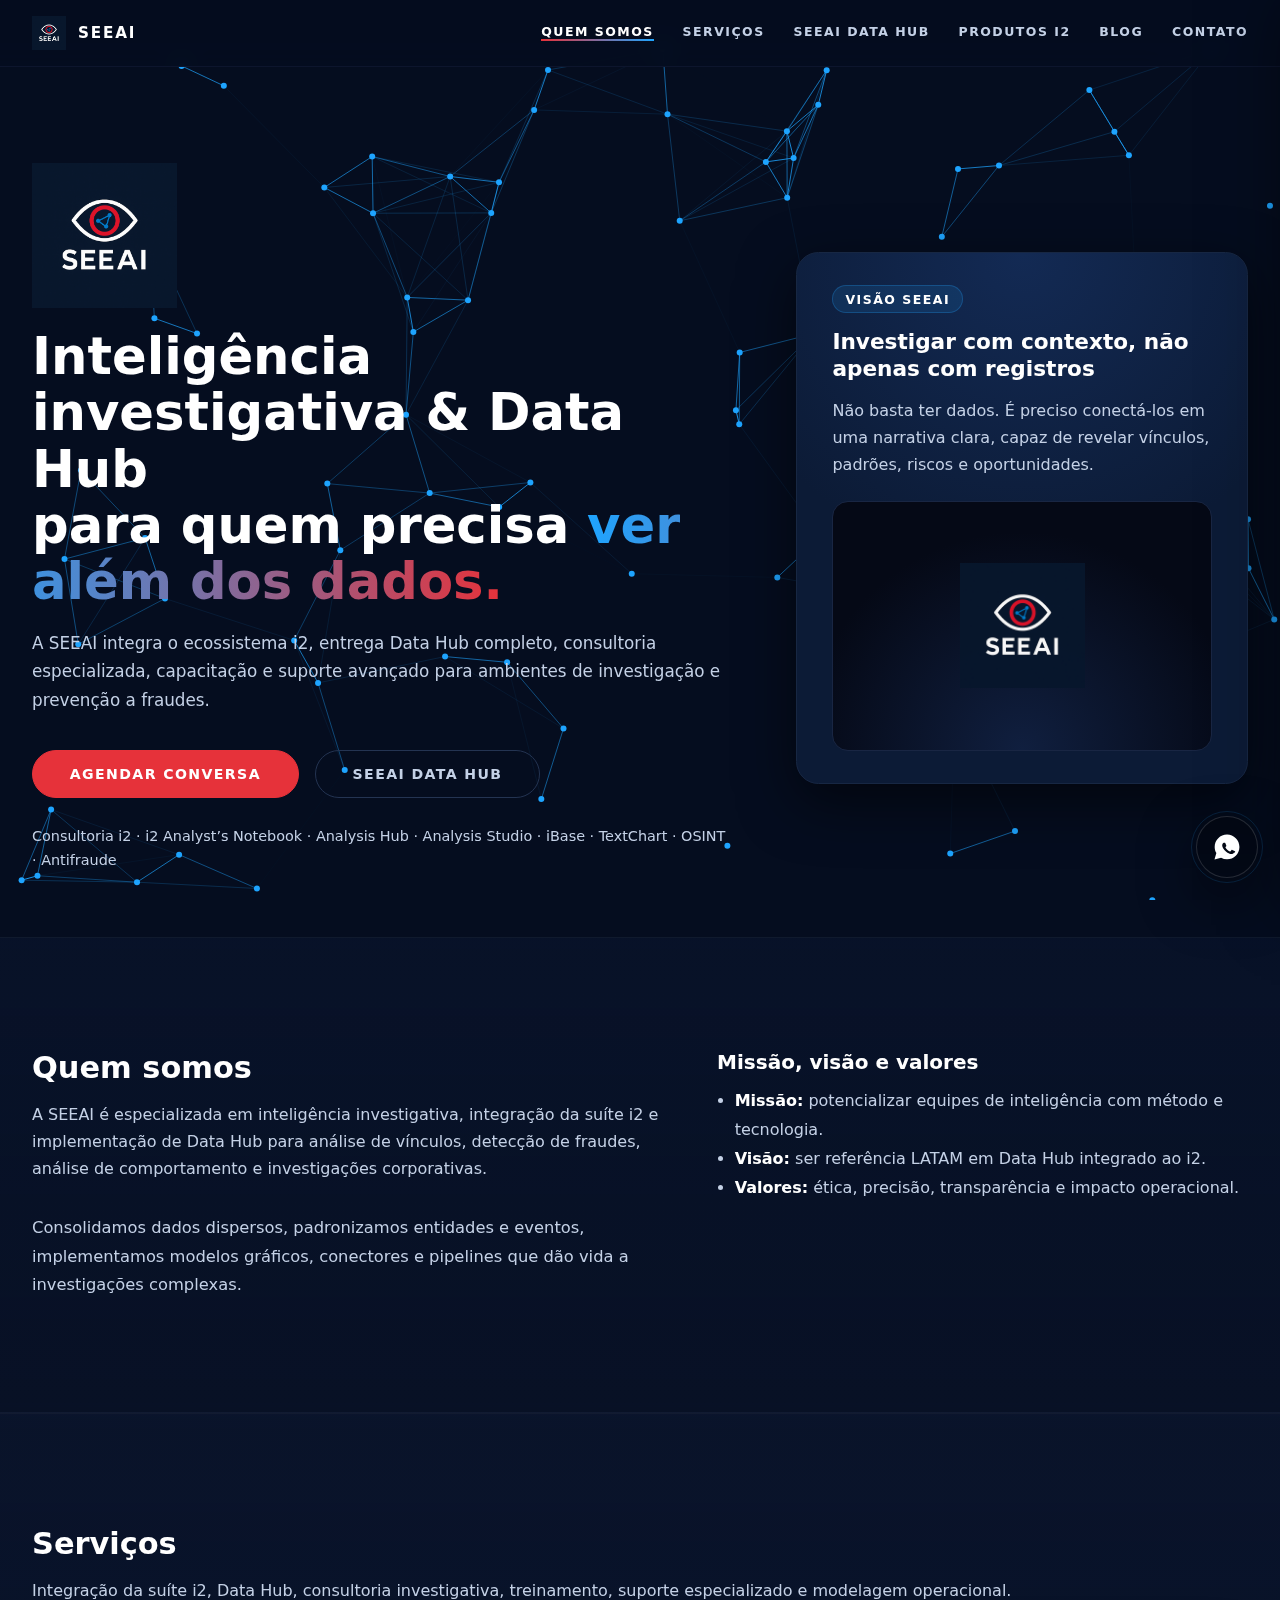
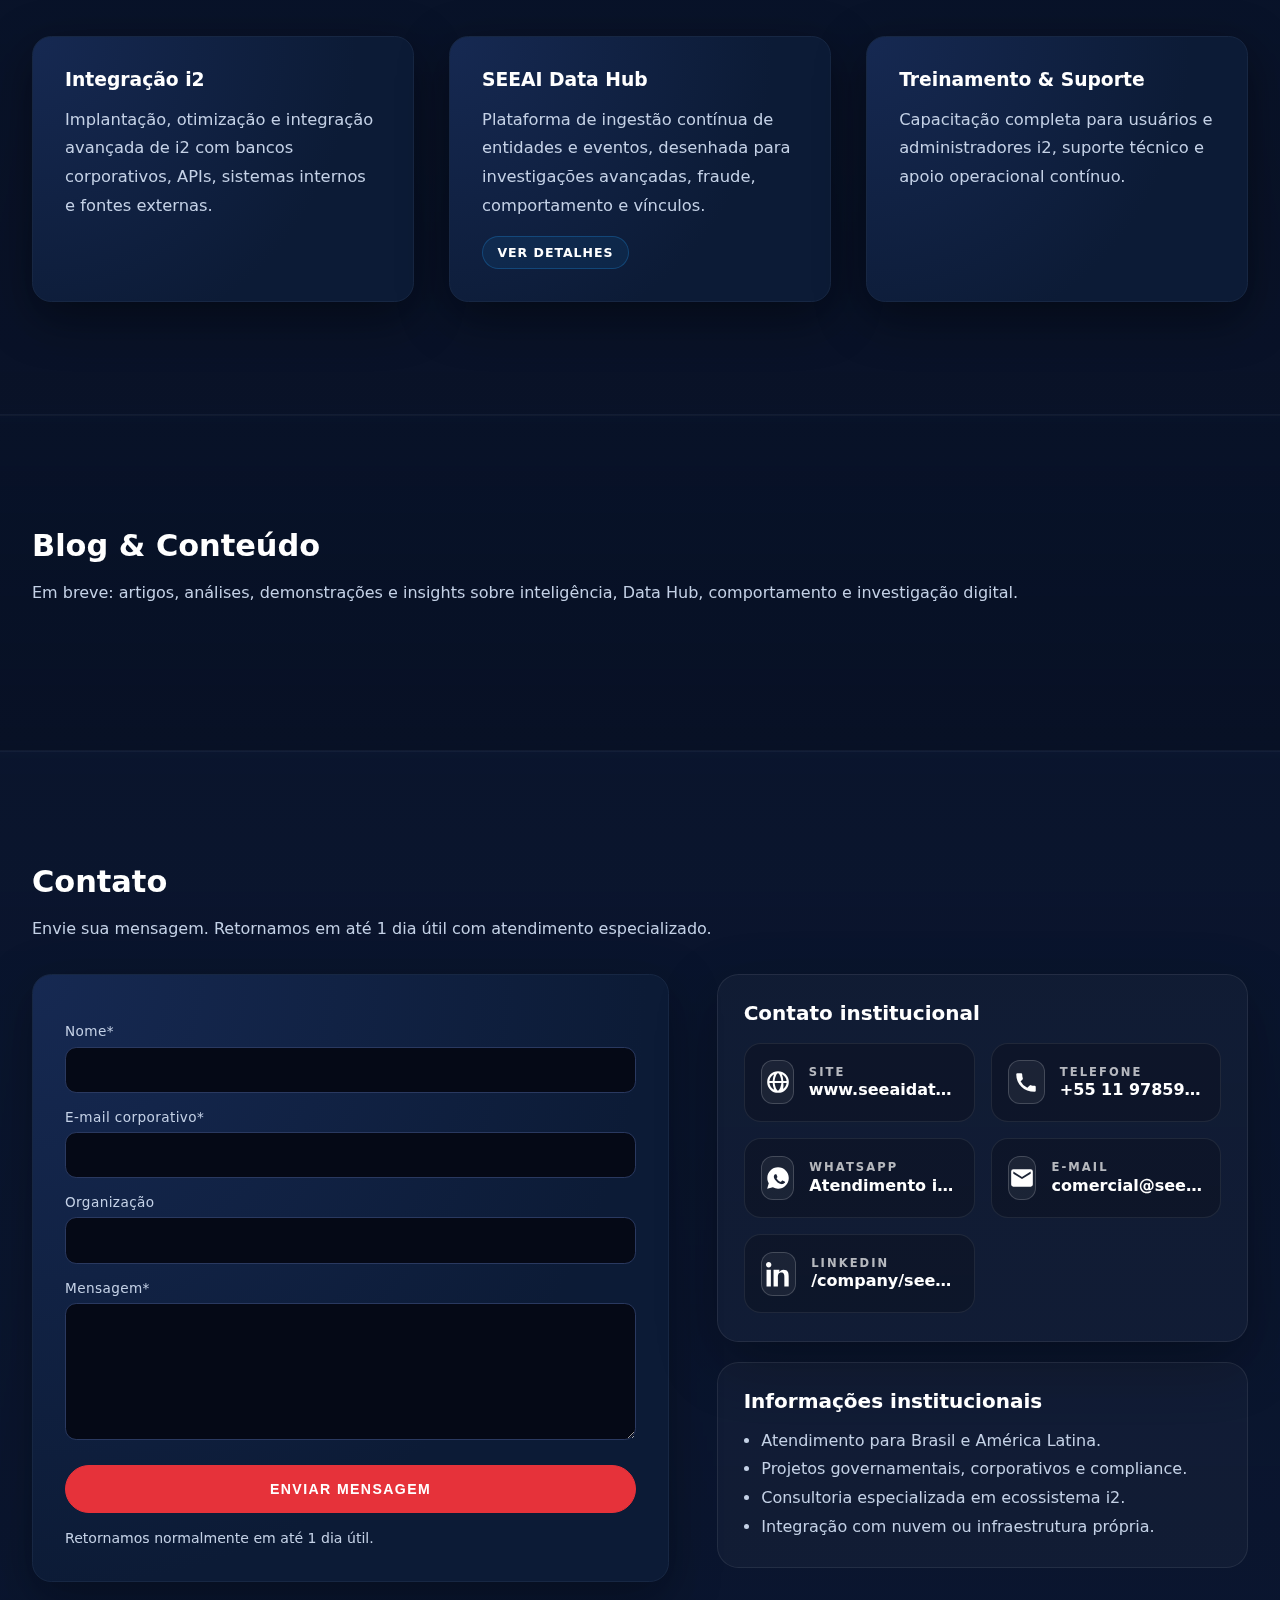
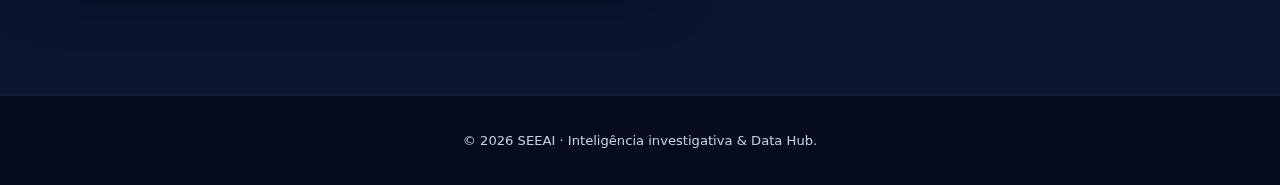
<file: index.html>
<!DOCTYPE html>
<html lang="pt-BR">
<head>
  <meta charset="UTF-8" />
  <title>SEEAI – Inteligência investigativa & Data Hub</title>
  <meta name="viewport" content="width=device-width, initial-scale=1.0" />
  <link rel="stylesheet" href="style.css" />
</head>

<body>
  <!-- Fundo animado -->
  <canvas id="network-bg"></canvas>

  <div class="content-wrapper">

    <!-- HEADER -->
    <header>
      <div class="nav-inner">

        <a href="index.html#top" class="brand">
          <img src="img/seeai-logo.png" alt="Logotipo SEEAI" class="logo-small" />
          <span class="brand-name">SEEAI</span>
        </a>

        <!-- NAV DESKTOP -->
        <nav class="nav-desktop" aria-label="Navegação principal">
          <ul>
            <li><a href="index.html#quem-somos" class="is-active">Quem somos</a></li>
            <li><a href="index.html#servicos">Serviços</a></li>
            <li><a href="datahub.html">SEEAI Data Hub</a></li>
            <li><a href="produtos-i2.html">Produtos i2</a></li>
            <li><a href="index.html#blog">Blog</a></li>
            <li><a href="index.html#contato">Contato</a></li>
          </ul>
        </nav>

        <!-- BOTÃO MOBILE -->
        <button class="nav-toggle"
                type="button"
                aria-label="Abrir menu"
                aria-controls="mobile-nav"
                aria-expanded="false">
          <span class="nav-toggle-lines" aria-hidden="true"></span>
        </button>

      </div>

      <!-- NAV MOBILE (drawer) -->
      <div id="mobile-nav" class="nav-mobile" aria-hidden="true">
        <div class="nav-mobile-inner">
          <div class="nav-mobile-top">
            <span class="nav-mobile-title">Menu</span>
            <button class="nav-close" type="button" aria-label="Fechar menu">
              <span aria-hidden="true">×</span>
            </button>
          </div>

          <a href="index.html#quem-somos" class="nav-mobile-link is-active">Quem somos</a>
          <a href="index.html#servicos" class="nav-mobile-link">Serviços</a>
          <a href="datahub.html" class="nav-mobile-link">SEEAI Data Hub</a>
          <a href="produtos-i2.html" class="nav-mobile-link">Produtos i2</a>
          <a href="index.html#blog" class="nav-mobile-link">Blog</a>
          <a href="index.html#contato" class="nav-mobile-link">Contato</a>
        </div>
      </div>

      <div class="nav-overlay" aria-hidden="true"></div>
    </header>

    <!-- HERO -->
    <section class="hero" id="top">
      <div class="hero-left">

        <img src="img/seeai-logo.png" class="logo-hero" alt="SEEAI Logo">

        <h1 class="hero-title">
          Inteligência investigativa & Data Hub<br>
          para quem precisa <span class="hero-highlight">ver além dos dados.</span>
        </h1>

        <p class="hero-subtitle">
          A SEEAI integra o ecossistema i2, entrega Data Hub completo,
          consultoria especializada, capacitação e suporte avançado
          para ambientes de investigação e prevenção a fraudes.
        </p>

        <div class="hero-actions">
          <a href="#contato" class="btn btn-primary">Agendar conversa</a>
          <a href="datahub.html" class="btn btn-secondary">SEEAI Data Hub</a>
        </div>

        <p class="hero-meta">
          Consultoria i2 · i2 Analyst’s Notebook · Analysis Hub · Analysis Studio · iBase · TextChart · OSINT · Antifraude
        </p>

      </div>

      <aside class="hero-panel">
        <span class="badge">Visão SEEAI</span>
        <h2>Investigar com contexto, não apenas com registros</h2>
        <p>
          Não basta ter dados. É preciso conectá-los em uma narrativa clara,
          capaz de revelar vínculos, padrões, riscos e oportunidades.
        </p>

        <div class="network">
          <div class="network-logo">
            <img src="img/seeai-logo.png" class="logo-network" alt="SEEAI">
          </div>
        </div>
      </aside>
    </section>

    <!-- BLOCO 1 - QUEM SOMOS -->
    <section id="quem-somos" class="section-large section-block alt1">
      <div class="two-column">
        <div>
          <h2 class="section-title">Quem somos</h2>
          <p class="section-sub">
            A SEEAI é especializada em inteligência investigativa, integração da suíte i2
            e implementação de Data Hub para análise de vínculos, detecção de fraudes,
            análise de comportamento e investigações corporativas.
          </p>

          <p class="text-body">
            Consolidamos dados dispersos, padronizamos entidades e eventos,
            implementamos modelos gráficos, conectores e pipelines que dão vida
            a investigações complexas.
          </p>
        </div>

        <div>
          <h3 class="section-title small">Missão, visão e valores</h3>
          <ul class="list">
            <li><strong>Missão:</strong> potencializar equipes de inteligência com método e tecnologia.</li>
            <li><strong>Visão:</strong> ser referência LATAM em Data Hub integrado ao i2.</li>
            <li><strong>Valores:</strong> ética, precisão, transparência e impacto operacional.</li>
          </ul>
        </div>
      </div>
    </section>

    <!-- BLOCO 2 - SERVIÇOS -->
    <section id="servicos" class="section-large section-block alt2">
      <h2 class="section-title">Serviços</h2>
      <p class="section-sub">
        Integração da suíte i2, Data Hub, consultoria investigativa, treinamento,
        suporte especializado e modelagem operacional.
      </p>

      <div class="grid-3 wide-grid">

        <article class="card tall-card">
          <h3>Integração i2</h3>
          <p class="text-body">
            Implantação, otimização e integração avançada de i2 com bancos corporativos,
            APIs, sistemas internos e fontes externas.
          </p>
        </article>

        <article class="card tall-card">
          <h3>SEEAI Data Hub</h3>
          <p class="text-body">
            Plataforma de ingestão contínua de entidades e eventos, desenhada para
            investigações avançadas, fraude, comportamento e vínculos.
          </p>
          <a href="datahub.html" class="pill link-pill">Ver detalhes</a>
        </article>

        <article class="card tall-card">
          <h3>Treinamento & Suporte</h3>
          <p class="text-body">
            Capacitação completa para usuários e administradores i2, suporte técnico
            e apoio operacional contínuo.
          </p>
        </article>

      </div>
    </section>

    <!-- BLOCO 3 - BLOG -->
    <section id="blog" class="section-large section-block alt1">
      <h2 class="section-title">Blog & Conteúdo</h2>
      <p class="section-sub">
        Em breve: artigos, análises, demonstrações e insights sobre inteligência,
        Data Hub, comportamento e investigação digital.
      </p>
    </section>

    <!-- BLOCO 4 - CONTATO -->
    <section id="contato" class="section-large section-block alt3">

      <h2 class="section-title">Contato</h2>
      <p class="section-sub">
        Envie sua mensagem. Retornamos em até 1 dia útil com atendimento especializado.
      </p>

      <div class="two-column">

        <!-- FORMULÁRIO COM BACKEND GOOGLE APPS SCRIPT -->
        <form class="contact-form"
              action="https://script.google.com/macros/s/AKfycbxCF6YKVuxBnIha5T504vrJXnzEMfhh_y2KzW88ejnf9VerBnwmDnGpl0Wh7CGLG7mo4g/exec"
              method="POST">

          <label for="nome">Nome*</label>
          <input id="nome" name="name" type="text" required />

          <label for="email">E-mail corporativo*</label>
          <input id="email" name="email" type="email" required />

          <label for="org">Organização</label>
          <input id="org" name="organization" type="text" />

          <label for="msg">Mensagem*</label>
          <textarea id="msg" name="message" rows="6" required></textarea>

          <button type="submit" class="btn btn-primary full-btn">
            Enviar mensagem
          </button>

          <p class="form-note">
            Retornamos normalmente em até 1 dia útil.
          </p>
        </form>

        <!-- CONTATOS PREMIUM + INSTITUCIONAL -->
        <div class="contact-right">

          <div class="contact-card-panel">
            <h3 class="section-title small">Contato institucional</h3>

            <div class="contact-cards">

              <a class="contact-item" href="https://www.seeaidata.com.br" target="_blank" rel="noopener noreferrer">
                <span class="icon-wrap" aria-hidden="true">
                  <!-- Globe -->
                  <svg viewBox="0 0 24 24" aria-hidden="true">
                    <path d="M12 2a10 10 0 100 20 10 10 0 000-20zm7.93 9H16.9a15.5 15.5 0 00-1.35-6.06A8.02 8.02 0 0119.93 11zM12 4c.86 0 2.44 2.23 3.14 7H8.86C9.56 6.23 11.14 4 12 4zM4.07 13H7.1a15.5 15.5 0 001.35 6.06A8.02 8.02 0 014.07 13zM7.1 11H4.07a8.02 8.02 0 014.38-6.06A15.5 15.5 0 007.1 11zm1.76 2h6.28c-.7 4.77-2.28 7-3.14 7-.86 0-2.44-2.23-3.14-7zm7.76 6.06A15.5 15.5 0 0016.9 13h3.03a8.02 8.02 0 01-4.41 6.06z"/>
                  </svg>
                </span>
                <span class="contact-text">
                  <span class="contact-label">Site</span>
                  <span class="contact-value">www.seeaidata.com.br</span>
                </span>
              </a>

              <a class="contact-item" href="tel:+5511978596000">
                <span class="icon-wrap" aria-hidden="true">
                  <!-- Phone -->
                  <svg viewBox="0 0 24 24" aria-hidden="true">
                    <path d="M6.62 10.79a15.05 15.05 0 006.59 6.59l2.2-2.2a1 1 0 011.01-.24c1.12.37 2.33.57 3.58.57a1 1 0 011 1V20a1 1 0 01-1 1C10.07 21 3 13.93 3 5a1 1 0 011-1h3.5a1 1 0 011 1c0 1.25.2 2.46.57 3.58a1 1 0 01-.24 1.01l-2.2 2.2z"/>
                  </svg>
                </span>
                <span class="contact-text">
                  <span class="contact-label">Telefone</span>
                  <span class="contact-value">+55 11 97859-6000</span>
                </span>
              </a>

              <a class="contact-item" href="https://wa.me/5511978596000" target="_blank" rel="noopener noreferrer">
                <span class="icon-wrap" aria-hidden="true">
                  <!-- WhatsApp (simplificado) -->
                  <svg viewBox="0 0 24 24" aria-hidden="true">
                    <path d="M12.04 2C6.58 2 2.14 6.44 2.14 11.9c0 1.74.46 3.44 1.34 4.95L2 22l5.26-1.38a9.86 9.86 0 004.78 1.22h.01c5.46 0 9.9-4.44 9.9-9.9S17.5 2 12.04 2zm5.77 14.29c-.24.67-1.18 1.28-1.63 1.35-.41.06-.93.09-1.5-.1-.35-.11-.8-.26-1.38-.51-2.43-1.05-4.02-3.48-4.14-3.65-.12-.17-.99-1.32-.99-2.52 0-1.2.63-1.79.85-2.03.22-.24.48-.3.64-.3h.46c.15 0 .35-.06.55.42.2.48.7 1.67.76 1.79.06.12.1.26.02.42-.08.17-.12.26-.24.4-.12.14-.25.31-.35.42-.12.12-.25.26-.1.51.15.26.66 1.1 1.42 1.78.98.88 1.81 1.15 2.07 1.28.26.12.41.11.57-.07.16-.18.65-.76.83-1.02.18-.26.35-.22.59-.13.24.09 1.5.71 1.76.84.26.13.43.2.49.31.06.11.06.65-.18 1.32z"/>
                  </svg>
                </span>
                <span class="contact-text">
                  <span class="contact-label">WhatsApp</span>
                  <span class="contact-value">Atendimento imediato</span>
                </span>
              </a>

              <a class="contact-item" href="mailto:comercial@seeaidata.com.br">
                <span class="icon-wrap" aria-hidden="true">
                  <!-- Mail -->
                  <svg viewBox="0 0 24 24" aria-hidden="true">
                    <path d="M20 4H4a2 2 0 00-2 2v12a2 2 0 002 2h16a2 2 0 002-2V6a2 2 0 00-2-2zm0 4l-8 5-8-5V6l8 5 8-5v2z"/>
                  </svg>
                </span>
                <span class="contact-text">
                  <span class="contact-label">E-mail</span>
                  <span class="contact-value">comercial@seeaidata.com.br</span>
                </span>
              </a>

              <a class="contact-item" href="https://www.linkedin.com/company/seeai-data" target="_blank" rel="noopener noreferrer">
                <span class="icon-wrap" aria-hidden="true">
                  <!-- LinkedIn -->
                  <svg viewBox="0 0 24 24" aria-hidden="true">
                    <path d="M4.98 3.5C4.98 4.88 3.87 6 2.5 6S0 4.88 0 3.5 1.12 1 2.5 1 4.98 2.12 4.98 3.5zM0.5 23.5h4V7.98h-4V23.5zM8.5 7.98h3.83v2.12h.06c.53-1 1.83-2.12 3.77-2.12 4.03 0 4.78 2.65 4.78 6.1v9.42h-4v-8.35c0-1.99-.04-4.55-2.77-4.55-2.77 0-3.19 2.16-3.19 4.4v8.5h-4V7.98z"/>
                  </svg>
                </span>
                <span class="contact-text">
                  <span class="contact-label">LinkedIn</span>
                  <span class="contact-value">/company/seeai-data</span>
                </span>
              </a>

            </div>
          </div>

          <div class="institutional-panel">
            <h3 class="section-title small">Informações institucionais</h3>
            <ul class="list">
              <li>Atendimento para Brasil e América Latina.</li>
              <li>Projetos governamentais, corporativos e compliance.</li>
              <li>Consultoria especializada em ecossistema i2.</li>
              <li>Integração com nuvem ou infraestrutura própria.</li>
            </ul>
          </div>

        </div>
      </div>
    </section>

    <!-- RODAPÉ -->
    <footer>
      © <span id="year"></span> SEEAI · Inteligência investigativa & Data Hub.
    </footer>

  </div>

  <!-- WhatsApp flutuante -->
  <a class="whatsapp-float"
     href="https://wa.me/5511978596000"
     target="_blank"
     rel="noopener noreferrer"
     aria-label="Fale conosco no WhatsApp">
    <span class="whatsapp-float__ring" aria-hidden="true"></span>
    <svg viewBox="0 0 24 24" aria-hidden="true">
      <path d="M12.04 2C6.58 2 2.14 6.44 2.14 11.9c0 1.74.46 3.44 1.34 4.95L2 22l5.26-1.38a9.86 9.86 0 004.78 1.22h.01c5.46 0 9.9-4.44 9.9-9.9S17.5 2 12.04 2zm5.77 14.29c-.24.67-1.18 1.28-1.63 1.35-.41.06-.93.09-1.5-.1-.35-.11-.8-.26-1.38-.51-2.43-1.05-4.02-3.48-4.14-3.65-.12-.17-.99-1.32-.99-2.52 0-1.2.63-1.79.85-2.03.22-.24.48-.3.64-.3h.46c.15 0 .35-.06.55.42.2.48.7 1.67.76 1.79.06.12.1.26.02.42-.08.17-.12.26-.24.4-.12.14-.25.31-.35.42-.12.12-.25.26-.1.51.15.26.66 1.1 1.42 1.78.98.88 1.81 1.15 2.07 1.28.26.12.41.11.57-.07.16-.18.65-.76.83-1.02.18-.26.35-.22.59-.13.24.09 1.5.71 1.76.84.26.13.43.2.49.31.06.11.06.65-.18 1.32z"/>
    </svg>
  </a>

  <!-- SCRIPT: ano + animação + menu -->
  <script>
    document.getElementById("year").textContent = new Date().getFullYear();

    /* ===== Canvas network ===== */
    const canvas = document.getElementById("network-bg");
    const ctx = canvas.getContext("2d");

    function resize() {
      canvas.width = window.innerWidth;
      canvas.height = window.innerHeight;
    }
    resize();
    window.addEventListener("resize", resize);

    let nodes = [];
    const NODE_COUNT = 90;
    const MAX_DISTANCE = 150;

    function initNodes() {
      nodes = [];
      for (let i = 0; i < NODE_COUNT; i++) {
        nodes.push({
          x: Math.random() * canvas.width,
          y: Math.random() * canvas.height,
          vx: (Math.random() - 0.5) * 0.6,
          vy: (Math.random() - 0.5) * 0.6
        });
      }
    }
    initNodes();

    function animate() {
      ctx.clearRect(0, 0, canvas.width, canvas.height);

      ctx.fillStyle = "rgba(5, 13, 31, 1)";
      ctx.fillRect(0, 0, canvas.width, canvas.height);

      nodes.forEach(node => {
        node.x += node.vx;
        node.y += node.vy;

        if (node.x < 0 || node.x > canvas.width) node.vx *= -1;
        if (node.y < 0 || node.y > canvas.height) node.vy *= -1;

        ctx.beginPath();
        ctx.arc(node.x, node.y, 3, 0, Math.PI * 2);
        ctx.fillStyle = "#1ea4ff";
        ctx.fill();

        if (Math.random() < 0.003) {
          ctx.beginPath();
          ctx.arc(node.x, node.y, 4, 0, Math.PI * 2);
          ctx.fillStyle = "#e6323a";
          ctx.fill();
        }
      });

      for (let a = 0; a < NODE_COUNT; a++) {
        for (let b = a + 1; b < NODE_COUNT; b++) {
          const dx = nodes[a].x - nodes[b].x;
          const dy = nodes[a].y - nodes[b].y;
          const dist = Math.sqrt(dx * dx + dy * dy);

          if (dist < MAX_DISTANCE) {
            ctx.strokeStyle = "rgba(30, 164, 255," + (1 - dist / MAX_DISTANCE) + ")";
            ctx.lineWidth = 1;
            ctx.beginPath();
            ctx.moveTo(nodes[a].x, nodes[a].y);
            ctx.lineTo(nodes[b].x, nodes[b].y);
            ctx.stroke();
          }
        }
      }

      requestAnimationFrame(animate);
    }
    animate();

    /* ===== Mobile nav (drawer) ===== */
    (function () {
      const root = document.documentElement;
      const toggle = document.querySelector(".nav-toggle");
      const drawer = document.getElementById("mobile-nav");
      const overlay = document.querySelector(".nav-overlay");
      const closeBtn = document.querySelector(".nav-close");
      const links = document.querySelectorAll(".nav-mobile-link, .nav-mobile-sublink");

      if (!toggle || !drawer || !overlay || !closeBtn) return;

      function openNav() {
        root.classList.add("nav-open");
        toggle.setAttribute("aria-expanded", "true");
        drawer.setAttribute("aria-hidden", "false");
        overlay.setAttribute("aria-hidden", "false");
        document.body.style.overflow = "hidden";
      }

      function closeNav() {
        root.classList.remove("nav-open");
        toggle.setAttribute("aria-expanded", "false");
        drawer.setAttribute("aria-hidden", "true");
        overlay.setAttribute("aria-hidden", "true");
        document.body.style.overflow = "";
      }

      toggle.addEventListener("click", () => {
        const isOpen = root.classList.contains("nav-open");
        isOpen ? closeNav() : openNav();
      });

      closeBtn.addEventListener("click", closeNav);
      overlay.addEventListener("click", closeNav);

      links.forEach(a => a.addEventListener("click", closeNav));

      document.addEventListener("keydown", (e) => {
        if (e.key === "Escape") closeNav();
      });
    })();
  </script>
</body>
</html>
</file>
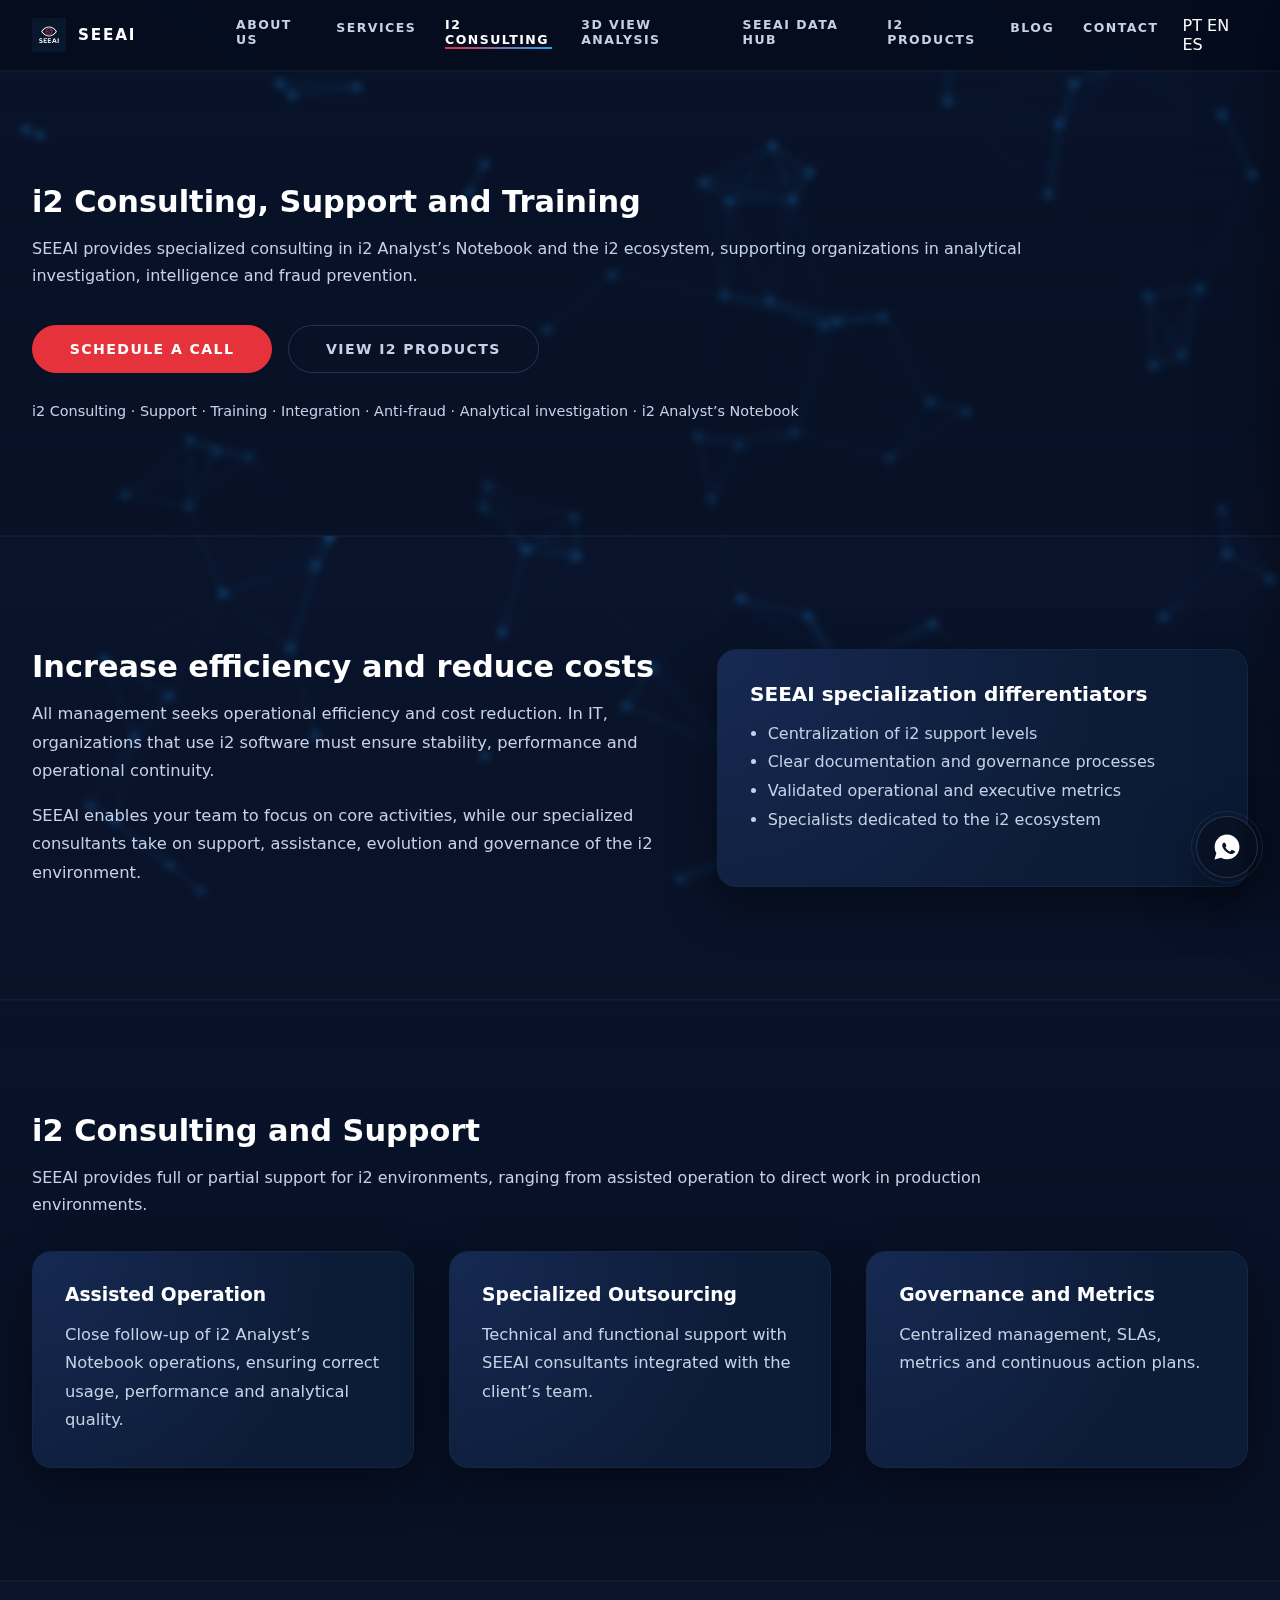
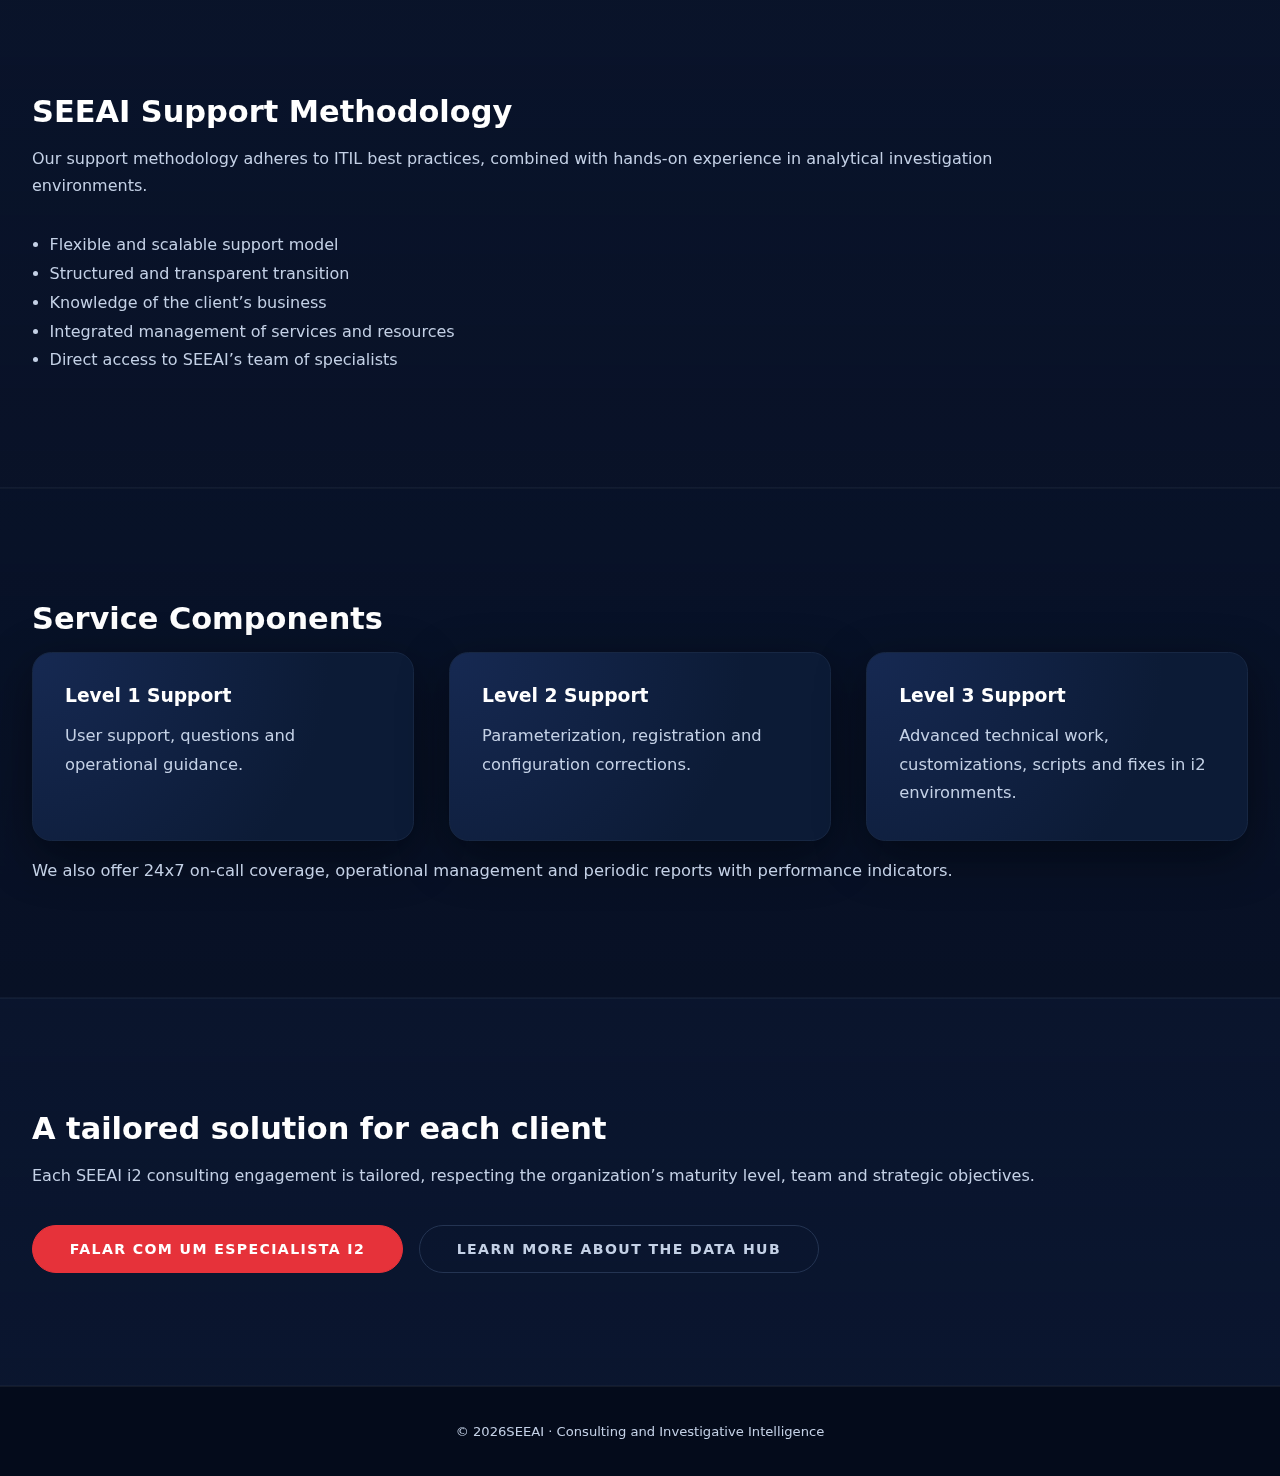
<file: consultoria-i2-en.html>
<!DOCTYPE html>

<html lang="en">
<head>
<meta charset="utf-8"/>
<title>i2 Consulting | Support, Training and i2 Integration – SEEAI</title>
<meta content="Specialized consulting in IBM i2 solutions, support, training and integration for investigation, intelligence and fraud prevention operations." name="description"/>
<meta content="consulting i2, treinamento i2, sustentação i2, software i2, i2 Analyst's Notebook, investigation analítica, anti-fraud, intelligence investigativa, analysis hub, analysis studio, ibase, textchart" name="keywords"/>
<!-- Google Analytics GA4 -->
<script async="" src="https://www.googletagmanager.com/gtag/js?id=G-8H4KREJX27"></script>
<script>
    window.dataLayer = window.dataLayer || [];
    function gtag(){dataLayer.push(arguments);}
    gtag('js', new Date());
    gtag('config', 'G-8H4KREJX27');
  </script>
<meta content="width=device-width, initial-scale=1.0" name="viewport"/>
<link href="style.css" rel="stylesheet"/>
<!-- Canonical -->
<link href="https://seeaidata.com.br/consultoria-i2-en.html" rel="canonical"/>
<!-- Open Graph -->
<meta content="i2 Consulting | Support, Training and i2 Integration – SEEAI" property="og:title"/>
<meta content="Specialized consulting in IBM i2 solutions, support, training and integration for investigation, intelligence and fraud prevention operations." property="og:description"/>
<meta content="website" property="og:type"/>
<meta content="https://seeaidata.com.br/consultoria-i2-en.html" property="og:url"/>
<!-- (Opcional) Se você tiver uma imagem OG no futuro:
  <meta property="og:image" content="https://www.seeaidata.com.br/img/og-seeaidata.jpg" />
  -->
<link href="https://seeaidata.com.br/consultoria-i2.html" hreflang="pt-BR" rel="alternate"/>
<link href="https://seeaidata.com.br/consultoria-i2-en.html" hreflang="en" rel="alternate"/>
<link href="https://seeaidata.com.br/consultoria-i2-es.html" hreflang="es" rel="alternate"/>
<link href="https://seeaidata.com.br/consultoria-i2.html" hreflang="x-default" rel="alternate"/>
</head>
<body>
<!-- Fundo animado -->
<canvas id="network-bg"></canvas>
<div class="content-wrapper">
<!-- HEADER -->
<header>
<div class="nav-inner">
<a class="brand" href="index-en.html#top">
<img alt="SEEAI logo" class="logo-small" src="img/seeai-logo.png"/>
<span class="brand-name">SEEAI</span>
</a>
<!-- NAV DESKTOP -->
<nav aria-label="Main navigation" class="nav-desktop">
<ul>
<li><a href="index-en.html#quem-somos">About us</a></li>
<li><a href="index-en.html#servicos">Services</a></li>
<li><a class="is-active" href="consultoria-i2-en.html">i2 Consulting</a></li>
<li><a href="index-en.html#analise-3d">3D View Analysis</a></li>
<li><a href="datahub-en.html">SEEAI Data Hub</a></li>
<li><a href="produtos-i2-en.html">i2 Products</a></li>
<li><a href="index-en.html#blog">Blog</a></li>
<li><a href="index-en.html#contato">Contact</a></li>
</ul>
</nav>
<!-- BOTÃO MOBILE -->
<div aria-label="Language selection" class="lang-switch"><a href="consultoria-i2.html" lang="pt-BR">PT</a>
          <a class="is-active" href="consultoria-i2-en.html" lang="en">EN</a>
          <a href="consultoria-i2-es.html" lang="es">ES</a></div>

        <button aria-controls="mobile-nav" aria-expanded="false" aria-label="Open menu" class="nav-toggle" type="button">
<span aria-hidden="true" class="nav-toggle-lines"></span>
</button>
</div>
<!-- NAV MOBILE (drawer) -->
<div aria-hidden="true" class="nav-mobile" id="mobile-nav">
<div class="nav-mobile-inner">
<div class="nav-mobile-top">
<span class="nav-mobile-title">Menu</span>
<button aria-label="Close menu" class="nav-close" type="button">
<span aria-hidden="true">×</span>
</button>
</div>
<a class="nav-mobile-link" href="index-en.html#quem-somos">About us</a>
<a class="nav-mobile-link" href="index-en.html#servicos">Services</a>
<a class="nav-mobile-link is-active" href="consultoria-i2-en.html">i2 Consulting</a>
<a class="nav-mobile-link" href="index-en.html#analise-3d">3D View Analysis</a>
<a class="nav-mobile-link" href="datahub-en.html">SEEAI Data Hub</a>
<a class="nav-mobile-link" href="produtos-i2-en.html">i2 Products</a>
<a class="nav-mobile-link" href="index-en.html#blog">Blog</a>
<a class="nav-mobile-link" href="index-en.html#contato">Contact</a>


          <div class="nav-mobile-section"><div class="nav-mobile-section-title">Language</div>
            <a class="nav-mobile-sublink" href="consultoria-i2.html">Português</a>
            <a class="nav-mobile-sublink is-active" href="consultoria-i2-en.html">English</a>
            <a class="nav-mobile-sublink" href="consultoria-i2-es.html">Español</a>
          </div>
</div>
</div>
<div aria-hidden="true" class="nav-overlay"></div>
</header>
<!-- HERO -->
<section class="section-large section-block alt1" id="top">
<h1 class="section-title">i2 Consulting, Support and Training</h1>
<p class="section-sub">SEEAI provides specialized consulting in i2 Analyst’s Notebook and the i2 ecosystem, supporting organizations in analytical investigation, intelligence and fraud prevention.</p>
<div class="hero-actions">
<a class="btn btn-primary" href="index-en.html#contato">Schedule a call</a>
<a class="btn btn-secondary" href="produtos-i2-en.html">View i2 products</a>
</div>
<p class="hero-meta">i2 Consulting · Support · Training · Integration · Anti-fraud · Analytical investigation · i2 Analyst’s Notebook</p>
</section>
<!-- BLOCO 1 -->
<section class="section-large section-block alt2">
<div class="two-column">
<div>
<h2 class="section-title">Increase efficiency and reduce costs</h2>
<p class="text-body">All management seeks operational efficiency and cost reduction. In IT, organizations that use i2 software must ensure stability, performance and operational continuity.</p>
<p class="text-body">SEEAI enables your team to focus on core activities, while our specialized consultants take on support, assistance, evolution and governance of the i2 environment.</p>
</div>
<div class="card">
<h3 class="section-title small">SEEAI specialization differentiators</h3>
<ul class="list">
<li>Centralization of i2 support levels</li>
<li>Clear documentation and governance processes</li>
<li>Validated operational and executive metrics</li>
<li>Specialists dedicated to the i2 ecosystem</li>
</ul>
</div>
</div>
</section>
<!-- BLOCO 2 -->
<section class="section-large section-block alt1">
<h2 class="section-title">i2 Consulting and Support</h2>
<p class="section-sub">SEEAI provides full or partial support for i2 environments, ranging from assisted operation to direct work in production environments.</p>
<div class="grid-3">
<div class="card">
<h3>Assisted Operation</h3>
<p class="text-body">Close follow-up of i2 Analyst’s Notebook operations, ensuring correct usage, performance and analytical quality.</p>
</div>
<div class="card">
<h3>Specialized Outsourcing</h3>
<p class="text-body">Technical and functional support with SEEAI consultants integrated with the client’s team.</p>
</div>
<div class="card">
<h3>Governance and Metrics</h3>
<p class="text-body">Centralized management, SLAs, metrics and continuous action plans.</p>
</div>
</div>
</section>
<!-- BLOCO 3 -->
<section class="section-large section-block alt2">
<h2 class="section-title">SEEAI Support Methodology</h2>
<p class="section-sub">Our support methodology adheres to ITIL best practices, combined with hands-on experience in analytical investigation environments.</p>
<ul class="list">
<li>Flexible and scalable support model</li>
<li>Structured and transparent transition</li>
<li>Knowledge of the client’s business</li>
<li>Integrated management of services and resources</li>
<li>Direct access to SEEAI’s team of specialists</li>
</ul>
</section>
<!-- BLOCO 4 -->
<section class="section-large section-block alt1">
<h2 class="section-title">Service Components</h2>
<div class="grid-3">
<div class="card">
<h3>Level 1 Support</h3>
<p class="text-body">User support, questions and operational guidance.</p>
</div>
<div class="card">
<h3>Level 2 Support</h3>
<p class="text-body">Parameterization, registration and configuration corrections.</p>
</div>
<div class="card">
<h3>Level 3 Support</h3>
<p class="text-body">Advanced technical work, customizations, scripts and fixes in i2 environments.</p>
</div>
</div>
<p class="text-body">We also offer 24x7 on-call coverage, operational management and periodic reports with performance indicators.</p>
</section>
<!-- BLOCO FINAL -->
<section class="section-large section-block alt3">
<h2 class="section-title">A tailored solution for each client</h2>
<p class="section-sub">Each SEEAI i2 consulting engagement is tailored, respecting the organization’s maturity level, team and strategic objectives.</p>
<div class="hero-actions">
<a class="btn btn-primary" href="index-en.html#contato">Falar com um especialista i2</a>
<a class="btn btn-secondary" href="datahub-en.html">Learn more about the Data Hub</a>
</div>
</section>
<footer>
      © <span id="year"></span>SEEAI · Consulting and Investigative Intelligence</footer>
</div>
<!-- WhatsApp flutuante -->
<a aria-label="Talk to us on WhatsApp" class="whatsapp-float" href="https://wa.me/5511978596000" rel="noopener noreferrer" target="_blank">
<span aria-hidden="true" class="whatsapp-float__ring"></span>
<svg aria-hidden="true" viewbox="0 0 24 24">
<path d="M12.04 2C6.58 2 2.14 6.44 2.14 11.9c0 1.74.46 3.44 1.34 4.95L2 22l5.26-1.38a9.86 9.86 0 004.78 1.22h.01c5.46 0 9.9-4.44 9.9-9.9S17.5 2 12.04 2zm5.77 14.29c-.24.67-1.18 1.28-1.63 1.35-.41.06-.93.09-1.5-.1-.35-.11-.8-.26-1.38-.51-2.43-1.05-4.02-3.48-4.14-3.65-.12-.17-.99-1.32-.99-2.52 0-1.2.63-1.79.85-2.03.22-.24.48-.3.64-.3h.46c.15 0 .35-.06.55.42.2.48.7 1.67.76 1.79.06.12.1.26.02.42-.08.17-.12.26-.24.4-.12.14-.25.31-.35.42-.12.12-.25.26-.1.51.15.26.66 1.1 1.42 1.78.98.88 1.81 1.15 2.07 1.28.26.12.41.11.57-.07.16-.18.65-.76.83-1.02.18-.26.35-.22.59-.13.24.09 1.5.71 1.76.84.26.13.43.2.49.31.06.11.06.65-.18 1.32z"></path>
</svg>
</a>
<!-- SCRIPT: ano + animação + menu -->
<script>
    document.getElementById("year").textContent = new Date().getFullYear();

    /* ===== Canvas network ===== */
    const canvas = document.getElementById("network-bg");
    const ctx = canvas.getContext("2d");

    function resize() {
      canvas.width = window.innerWidth;
      canvas.height = window.innerHeight;
    }
    resize();
    window.addEventListener("resize", resize);

    let nodes = [];
    const NODE_COUNT = 90;
    const MAX_DISTANCE = 150;

    function initNodes() {
      nodes = [];
      for (let i = 0; i < NODE_COUNT; i++) {
        nodes.push({
          x: Math.random() * canvas.width,
          y: Math.random() * canvas.height,
          vx: (Math.random() - 0.5) * 0.6,
          vy: (Math.random() - 0.5) * 0.6
        });
      }
    }
    initNodes();

    function animate() {
      ctx.clearRect(0, 0, canvas.width, canvas.height);

      ctx.fillStyle = "rgba(5, 13, 31, 1)";
      ctx.fillRect(0, 0, canvas.width, canvas.height);

      nodes.forEach(node => {
        node.x += node.vx;
        node.y += node.vy;

        if (node.x < 0 || node.x > canvas.width) node.vx *= -1;
        if (node.y < 0 || node.y > canvas.height) node.vy *= -1;

        ctx.beginPath();
        ctx.arc(node.x, node.y, 3, 0, Math.PI * 2);
        ctx.fillStyle = "#1ea4ff";
        ctx.fill();

        if (Math.random() < 0.003) {
          ctx.beginPath();
          ctx.arc(node.x, node.y, 4, 0, Math.PI * 2);
          ctx.fillStyle = "#e6323a";
          ctx.fill();
        }
      });

      for (let a = 0; a < NODE_COUNT; a++) {
        for (let b = a + 1; b < NODE_COUNT; b++) {
          const dx = nodes[a].x - nodes[b].x;
          const dy = nodes[a].y - nodes[b].y;
          const dist = Math.sqrt(dx * dx + dy * dy);

          if (dist < MAX_DISTANCE) {
            ctx.strokeStyle = "rgba(30, 164, 255," + (1 - dist / MAX_DISTANCE) + ")";
            ctx.lineWidth = 1;
            ctx.beginPath();
            ctx.moveTo(nodes[a].x, nodes[a].y);
            ctx.lineTo(nodes[b].x, nodes[b].y);
            ctx.stroke();
          }
        }
      }

      requestAnimationFrame(animate);
    }
    animate();

    /* ===== Mobile nav (drawer) ===== */
    (function () {
      const root = document.documentElement;
      const toggle = document.querySelector(".nav-toggle");
      const drawer = document.getElementById("mobile-nav");
      const overlay = document.querySelector(".nav-overlay");
      const closeBtn = document.querySelector(".nav-close");
      const links = document.querySelectorAll(".nav-mobile-link, .nav-mobile-sublink");

      if (!toggle || !drawer || !overlay || !closeBtn) return;

      function openNav() {
        root.classList.add("nav-open");
        toggle.setAttribute("aria-expanded", "true");
        drawer.setAttribute("aria-hidden", "false");
        overlay.setAttribute("aria-hidden", "false");
        document.body.style.overflow = "hidden";
      }

      function closeNav() {
        root.classList.remove("nav-open");
        toggle.setAttribute("aria-expanded", "false");
        drawer.setAttribute("aria-hidden", "true");
        overlay.setAttribute("aria-hidden", "true");
        document.body.style.overflow = "";
      }

      toggle.addEventListener("click", () => {
        const isOpen = root.classList.contains("nav-open");
        isOpen ? closeNav() : openNav();
      });

      closeBtn.addEventListener("click", closeNav);
      overlay.addEventListener("click", closeNav);
      links.forEach(a => a.addEventListener("click", closeNav));

      document.addEventListener("keydown", (e) => {
        if (e.key === "Escape") closeNav();
      });
    })();
  </script>
</body>
</html>
</file>
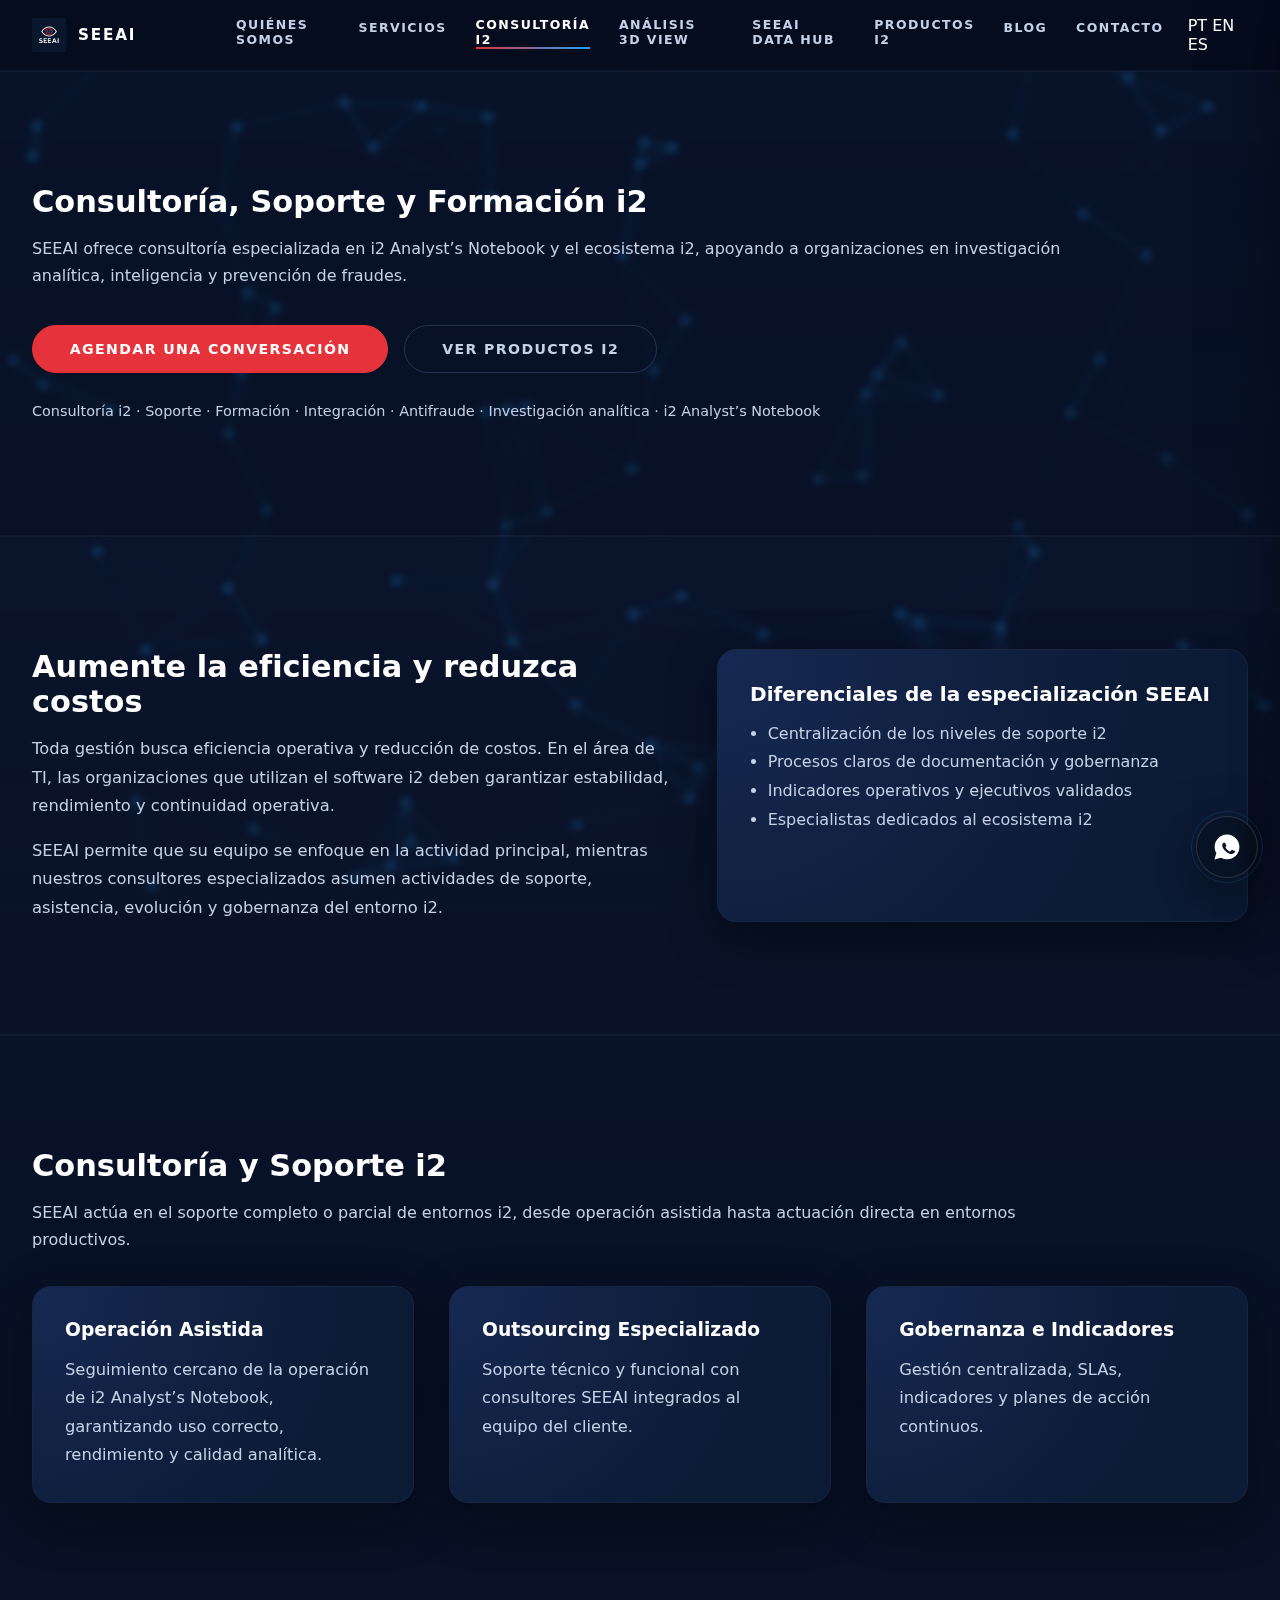
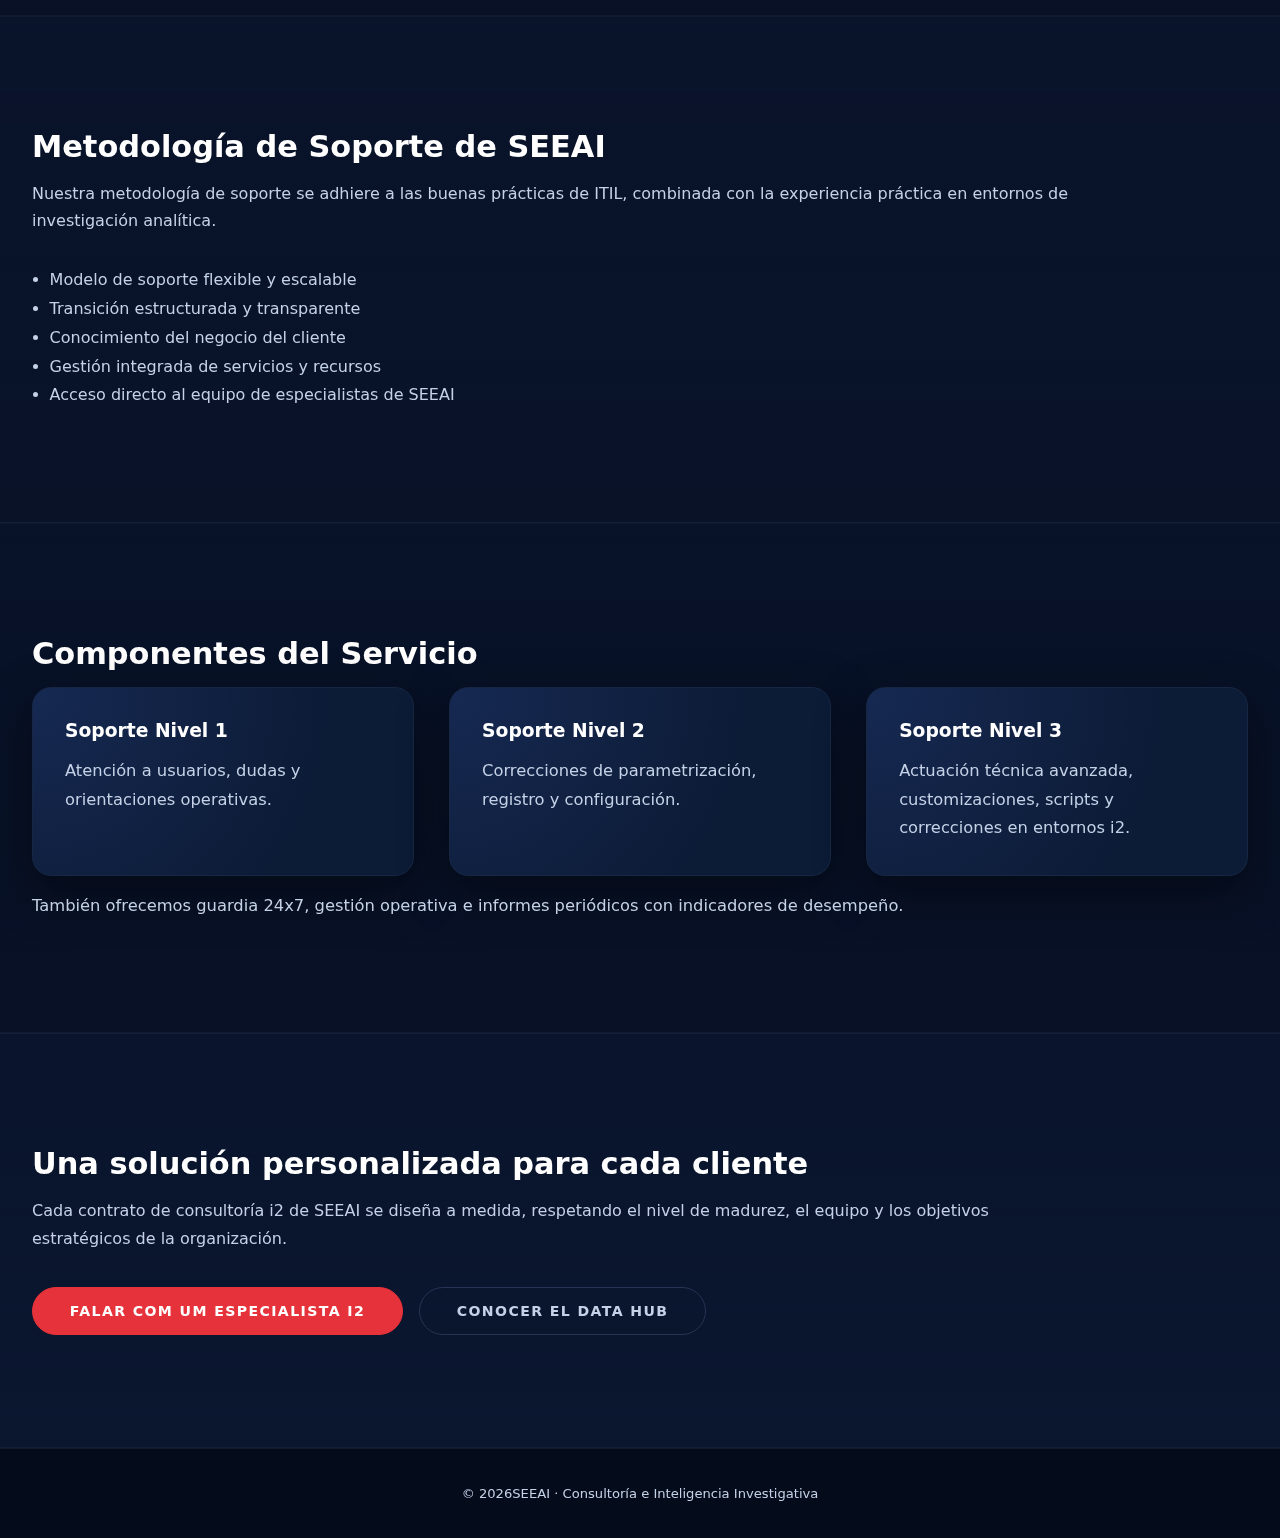
<file: consultoria-i2-es.html>
<!DOCTYPE html>

<html lang="es">
<head>
<meta charset="utf-8"/>
<title>Consultoría i2 | Soporte, Formación e Integración i2 – SEEAI</title>
<meta content="Consultoría especializada en soluciones IBM i2, soporte, formación e integración para operaciones de investigación, inteligencia y prevención de fraudes." name="description"/>
<meta content="consultoría i2, treinamento i2, sustentação i2, software i2, i2 Analyst's Notebook, investigación analítica, antifraude, inteligencia investigativa, analysis hub, analysis studio, ibase, textchart" name="keywords"/>
<!-- Google Analytics GA4 -->
<script async="" src="https://www.googletagmanager.com/gtag/js?id=G-8H4KREJX27"></script>
<script>
    window.dataLayer = window.dataLayer || [];
    function gtag(){dataLayer.push(arguments);}
    gtag('js', new Date());
    gtag('config', 'G-8H4KREJX27');
  </script>
<meta content="width=device-width, initial-scale=1.0" name="viewport"/>
<link href="style.css" rel="stylesheet"/>
<!-- Canonical -->
<link href="https://seeaidata.com.br/consultoria-i2-es.html" rel="canonical"/>
<!-- Open Graph -->
<meta content="Consultoría i2 | Soporte, Formación e Integración i2 – SEEAI" property="og:title"/>
<meta content="Consultoría especializada en soluciones IBM i2, soporte, formación e integración para operaciones de investigación, inteligencia y prevención de fraudes." property="og:description"/>
<meta content="website" property="og:type"/>
<meta content="https://seeaidata.com.br/consultoria-i2-es.html" property="og:url"/>
<!-- (Opcional) Se você tiver uma imagem OG no futuro:
  <meta property="og:image" content="https://www.seeaidata.com.br/img/og-seeaidata.jpg" />
  -->
<link href="https://seeaidata.com.br/consultoria-i2.html" hreflang="pt-BR" rel="alternate"/>
<link href="https://seeaidata.com.br/consultoria-i2-en.html" hreflang="en" rel="alternate"/>
<link href="https://seeaidata.com.br/consultoria-i2-es.html" hreflang="es" rel="alternate"/>
<link href="https://seeaidata.com.br/consultoria-i2.html" hreflang="x-default" rel="alternate"/>
</head>
<body>
<!-- Fundo animado -->
<canvas id="network-bg"></canvas>
<div class="content-wrapper">
<!-- HEADER -->
<header>
<div class="nav-inner">
<a class="brand" href="index-es.html#top">
<img alt="Logotipo SEEAI" class="logo-small" src="img/seeai-logo.png"/>
<span class="brand-name">SEEAI</span>
</a>
<!-- NAV DESKTOP -->
<nav aria-label="Navegación principal" class="nav-desktop">
<ul>
<li><a href="index-es.html#quem-somos">Quiénes somos</a></li>
<li><a href="index-es.html#servicos">Servicios</a></li>
<li><a class="is-active" href="consultoria-i2-es.html">Consultoría i2</a></li>
<li><a href="index-es.html#analise-3d">Análisis 3D View</a></li>
<li><a href="datahub-es.html">SEEAI Data Hub</a></li>
<li><a href="produtos-i2-es.html">Productos i2</a></li>
<li><a href="index-es.html#blog">Blog</a></li>
<li><a href="index-es.html#contato">Contacto</a></li>
</ul>
</nav>
<!-- BOTÃO MOBILE -->
<div aria-label="Selección de idioma" class="lang-switch"><a href="consultoria-i2.html" lang="pt-BR">PT</a>
          <a href="consultoria-i2-en.html" lang="en">EN</a>
          <a class="is-active" href="consultoria-i2-es.html" lang="es">ES</a></div>

        <button aria-controls="mobile-nav" aria-expanded="false" aria-label="Abrir menú" class="nav-toggle" type="button">
<span aria-hidden="true" class="nav-toggle-lines"></span>
</button>
</div>
<!-- NAV MOBILE (drawer) -->
<div aria-hidden="true" class="nav-mobile" id="mobile-nav">
<div class="nav-mobile-inner">
<div class="nav-mobile-top">
<span class="nav-mobile-title">Menú</span>
<button aria-label="Cerrar menú" class="nav-close" type="button">
<span aria-hidden="true">×</span>
</button>
</div>
<a class="nav-mobile-link" href="index-es.html#quem-somos">Quiénes somos</a>
<a class="nav-mobile-link" href="index-es.html#servicos">Servicios</a>
<a class="nav-mobile-link is-active" href="consultoria-i2-es.html">Consultoría i2</a>
<a class="nav-mobile-link" href="index-es.html#analise-3d">Análisis 3D View</a>
<a class="nav-mobile-link" href="datahub-es.html">SEEAI Data Hub</a>
<a class="nav-mobile-link" href="produtos-i2-es.html">Productos i2</a>
<a class="nav-mobile-link" href="index-es.html#blog">Blog</a>
<a class="nav-mobile-link" href="index-es.html#contato">Contacto</a>


          <div class="nav-mobile-section"><div class="nav-mobile-section-title">Idioma</div>
            <a class="nav-mobile-sublink" href="consultoria-i2.html">Português</a>
            <a class="nav-mobile-sublink" href="consultoria-i2-en.html">English</a>
            <a class="nav-mobile-sublink is-active" href="consultoria-i2-es.html">Español</a>
          </div>
</div>
</div>
<div aria-hidden="true" class="nav-overlay"></div>
</header>
<!-- HERO -->
<section class="section-large section-block alt1" id="top">
<h1 class="section-title">Consultoría, Soporte y Formación i2</h1>
<p class="section-sub">SEEAI ofrece consultoría especializada en i2 Analyst’s Notebook y el ecosistema i2, apoyando a organizaciones en investigación analítica, inteligencia y prevención de fraudes.</p>
<div class="hero-actions">
<a class="btn btn-primary" href="index-es.html#contato">Agendar una conversación</a>
<a class="btn btn-secondary" href="produtos-i2-es.html">Ver productos i2</a>
</div>
<p class="hero-meta">Consultoría i2 · Soporte · Formación · Integración · Antifraude · Investigación analítica · i2 Analyst’s Notebook</p>
</section>
<!-- BLOCO 1 -->
<section class="section-large section-block alt2">
<div class="two-column">
<div>
<h2 class="section-title">Aumente la eficiencia y reduzca costos</h2>
<p class="text-body">Toda gestión busca eficiencia operativa y reducción de costos. En el área de TI, las organizaciones que utilizan el software i2 deben garantizar estabilidad, rendimiento y continuidad operativa.</p>
<p class="text-body">SEEAI permite que su equipo se enfoque en la actividad principal, mientras nuestros consultores especializados asumen actividades de soporte, asistencia, evolución y gobernanza del entorno i2.</p>
</div>
<div class="card">
<h3 class="section-title small">Diferenciales de la especialización SEEAI</h3>
<ul class="list">
<li>Centralización de los niveles de soporte i2</li>
<li>Procesos claros de documentación y gobernanza</li>
<li>Indicadores operativos y ejecutivos validados</li>
<li>Especialistas dedicados al ecosistema i2</li>
</ul>
</div>
</div>
</section>
<!-- BLOCO 2 -->
<section class="section-large section-block alt1">
<h2 class="section-title">Consultoría y Soporte i2</h2>
<p class="section-sub">SEEAI actúa en el soporte completo o parcial de entornos i2, desde operación asistida hasta actuación directa en entornos productivos.</p>
<div class="grid-3">
<div class="card">
<h3>Operación Asistida</h3>
<p class="text-body">Seguimiento cercano de la operación de i2 Analyst’s Notebook, garantizando uso correcto, rendimiento y calidad analítica.</p>
</div>
<div class="card">
<h3>Outsourcing Especializado</h3>
<p class="text-body">Soporte técnico y funcional con consultores SEEAI integrados al equipo del cliente.</p>
</div>
<div class="card">
<h3>Gobernanza e Indicadores</h3>
<p class="text-body">Gestión centralizada, SLAs, indicadores y planes de acción continuos.</p>
</div>
</div>
</section>
<!-- BLOCO 3 -->
<section class="section-large section-block alt2">
<h2 class="section-title">Metodología de Soporte de SEEAI</h2>
<p class="section-sub">Nuestra metodología de soporte se adhiere a las buenas prácticas de ITIL, combinada con la experiencia práctica en entornos de investigación analítica.</p>
<ul class="list">
<li>Modelo de soporte flexible y escalable</li>
<li>Transición estructurada y transparente</li>
<li>Conocimiento del negocio del cliente</li>
<li>Gestión integrada de servicios y recursos</li>
<li>Acceso directo al equipo de especialistas de SEEAI</li>
</ul>
</section>
<!-- BLOCO 4 -->
<section class="section-large section-block alt1">
<h2 class="section-title">Componentes del Servicio</h2>
<div class="grid-3">
<div class="card">
<h3>Soporte Nivel 1</h3>
<p class="text-body">Atención a usuarios, dudas y orientaciones operativas.</p>
</div>
<div class="card">
<h3>Soporte Nivel 2</h3>
<p class="text-body">Correcciones de parametrización, registro y configuración.</p>
</div>
<div class="card">
<h3>Soporte Nivel 3</h3>
<p class="text-body">Actuación técnica avanzada, customizaciones, scripts y correcciones en entornos i2.</p>
</div>
</div>
<p class="text-body">También ofrecemos guardia 24x7, gestión operativa e informes periódicos con indicadores de desempeño.</p>
</section>
<!-- BLOCO FINAL -->
<section class="section-large section-block alt3">
<h2 class="section-title">Una solución personalizada para cada cliente</h2>
<p class="section-sub">Cada contrato de consultoría i2 de SEEAI se diseña a medida, respetando el nivel de madurez, el equipo y los objetivos estratégicos de la organización.</p>
<div class="hero-actions">
<a class="btn btn-primary" href="index-es.html#contato">Falar com um especialista i2</a>
<a class="btn btn-secondary" href="datahub-es.html">Conocer el Data Hub</a>
</div>
</section>
<footer>
      © <span id="year"></span>SEEAI · Consultoría e Inteligencia Investigativa</footer>
</div>
<!-- WhatsApp flutuante -->
<a aria-label="Hable con nosotros por WhatsApp" class="whatsapp-float" href="https://wa.me/5511978596000" rel="noopener noreferrer" target="_blank">
<span aria-hidden="true" class="whatsapp-float__ring"></span>
<svg aria-hidden="true" viewbox="0 0 24 24">
<path d="M12.04 2C6.58 2 2.14 6.44 2.14 11.9c0 1.74.46 3.44 1.34 4.95L2 22l5.26-1.38a9.86 9.86 0 004.78 1.22h.01c5.46 0 9.9-4.44 9.9-9.9S17.5 2 12.04 2zm5.77 14.29c-.24.67-1.18 1.28-1.63 1.35-.41.06-.93.09-1.5-.1-.35-.11-.8-.26-1.38-.51-2.43-1.05-4.02-3.48-4.14-3.65-.12-.17-.99-1.32-.99-2.52 0-1.2.63-1.79.85-2.03.22-.24.48-.3.64-.3h.46c.15 0 .35-.06.55.42.2.48.7 1.67.76 1.79.06.12.1.26.02.42-.08.17-.12.26-.24.4-.12.14-.25.31-.35.42-.12.12-.25.26-.1.51.15.26.66 1.1 1.42 1.78.98.88 1.81 1.15 2.07 1.28.26.12.41.11.57-.07.16-.18.65-.76.83-1.02.18-.26.35-.22.59-.13.24.09 1.5.71 1.76.84.26.13.43.2.49.31.06.11.06.65-.18 1.32z"></path>
</svg>
</a>
<!-- SCRIPT: ano + animação + menu -->
<script>
    document.getElementById("year").textContent = new Date().getFullYear();

    /* ===== Canvas network ===== */
    const canvas = document.getElementById("network-bg");
    const ctx = canvas.getContext("2d");

    function resize() {
      canvas.width = window.innerWidth;
      canvas.height = window.innerHeight;
    }
    resize();
    window.addEventListener("resize", resize);

    let nodes = [];
    const NODE_COUNT = 90;
    const MAX_DISTANCE = 150;

    function initNodes() {
      nodes = [];
      for (let i = 0; i < NODE_COUNT; i++) {
        nodes.push({
          x: Math.random() * canvas.width,
          y: Math.random() * canvas.height,
          vx: (Math.random() - 0.5) * 0.6,
          vy: (Math.random() - 0.5) * 0.6
        });
      }
    }
    initNodes();

    function animate() {
      ctx.clearRect(0, 0, canvas.width, canvas.height);

      ctx.fillStyle = "rgba(5, 13, 31, 1)";
      ctx.fillRect(0, 0, canvas.width, canvas.height);

      nodes.forEach(node => {
        node.x += node.vx;
        node.y += node.vy;

        if (node.x < 0 || node.x > canvas.width) node.vx *= -1;
        if (node.y < 0 || node.y > canvas.height) node.vy *= -1;

        ctx.beginPath();
        ctx.arc(node.x, node.y, 3, 0, Math.PI * 2);
        ctx.fillStyle = "#1ea4ff";
        ctx.fill();

        if (Math.random() < 0.003) {
          ctx.beginPath();
          ctx.arc(node.x, node.y, 4, 0, Math.PI * 2);
          ctx.fillStyle = "#e6323a";
          ctx.fill();
        }
      });

      for (let a = 0; a < NODE_COUNT; a++) {
        for (let b = a + 1; b < NODE_COUNT; b++) {
          const dx = nodes[a].x - nodes[b].x;
          const dy = nodes[a].y - nodes[b].y;
          const dist = Math.sqrt(dx * dx + dy * dy);

          if (dist < MAX_DISTANCE) {
            ctx.strokeStyle = "rgba(30, 164, 255," + (1 - dist / MAX_DISTANCE) + ")";
            ctx.lineWidth = 1;
            ctx.beginPath();
            ctx.moveTo(nodes[a].x, nodes[a].y);
            ctx.lineTo(nodes[b].x, nodes[b].y);
            ctx.stroke();
          }
        }
      }

      requestAnimationFrame(animate);
    }
    animate();

    /* ===== Mobile nav (drawer) ===== */
    (function () {
      const root = document.documentElement;
      const toggle = document.querySelector(".nav-toggle");
      const drawer = document.getElementById("mobile-nav");
      const overlay = document.querySelector(".nav-overlay");
      const closeBtn = document.querySelector(".nav-close");
      const links = document.querySelectorAll(".nav-mobile-link, .nav-mobile-sublink");

      if (!toggle || !drawer || !overlay || !closeBtn) return;

      function openNav() {
        root.classList.add("nav-open");
        toggle.setAttribute("aria-expanded", "true");
        drawer.setAttribute("aria-hidden", "false");
        overlay.setAttribute("aria-hidden", "false");
        document.body.style.overflow = "hidden";
      }

      function closeNav() {
        root.classList.remove("nav-open");
        toggle.setAttribute("aria-expanded", "false");
        drawer.setAttribute("aria-hidden", "true");
        overlay.setAttribute("aria-hidden", "true");
        document.body.style.overflow = "";
      }

      toggle.addEventListener("click", () => {
        const isOpen = root.classList.contains("nav-open");
        isOpen ? closeNav() : openNav();
      });

      closeBtn.addEventListener("click", closeNav);
      overlay.addEventListener("click", closeNav);
      links.forEach(a => a.addEventListener("click", closeNav));

      document.addEventListener("keydown", (e) => {
        if (e.key === "Escape") closeNav();
      });
    })();
  </script>
</body>
</html>
</file>
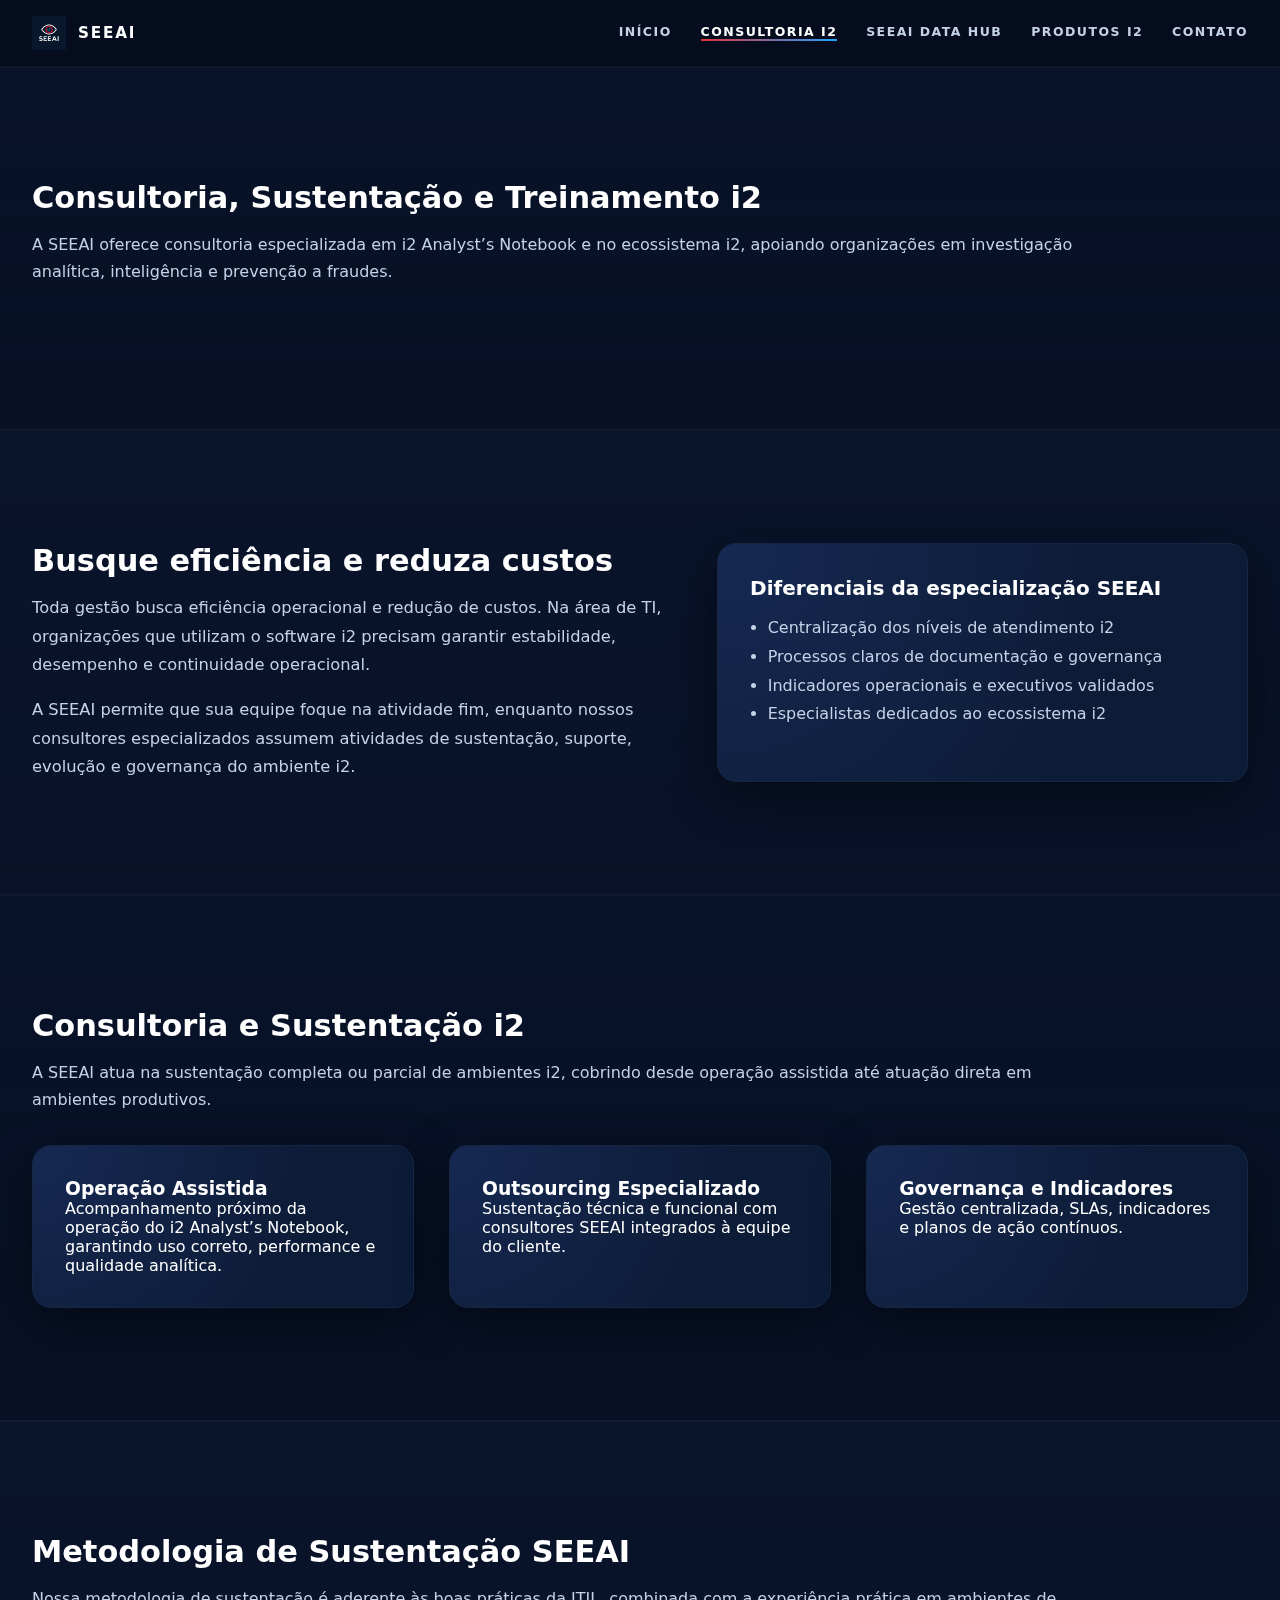
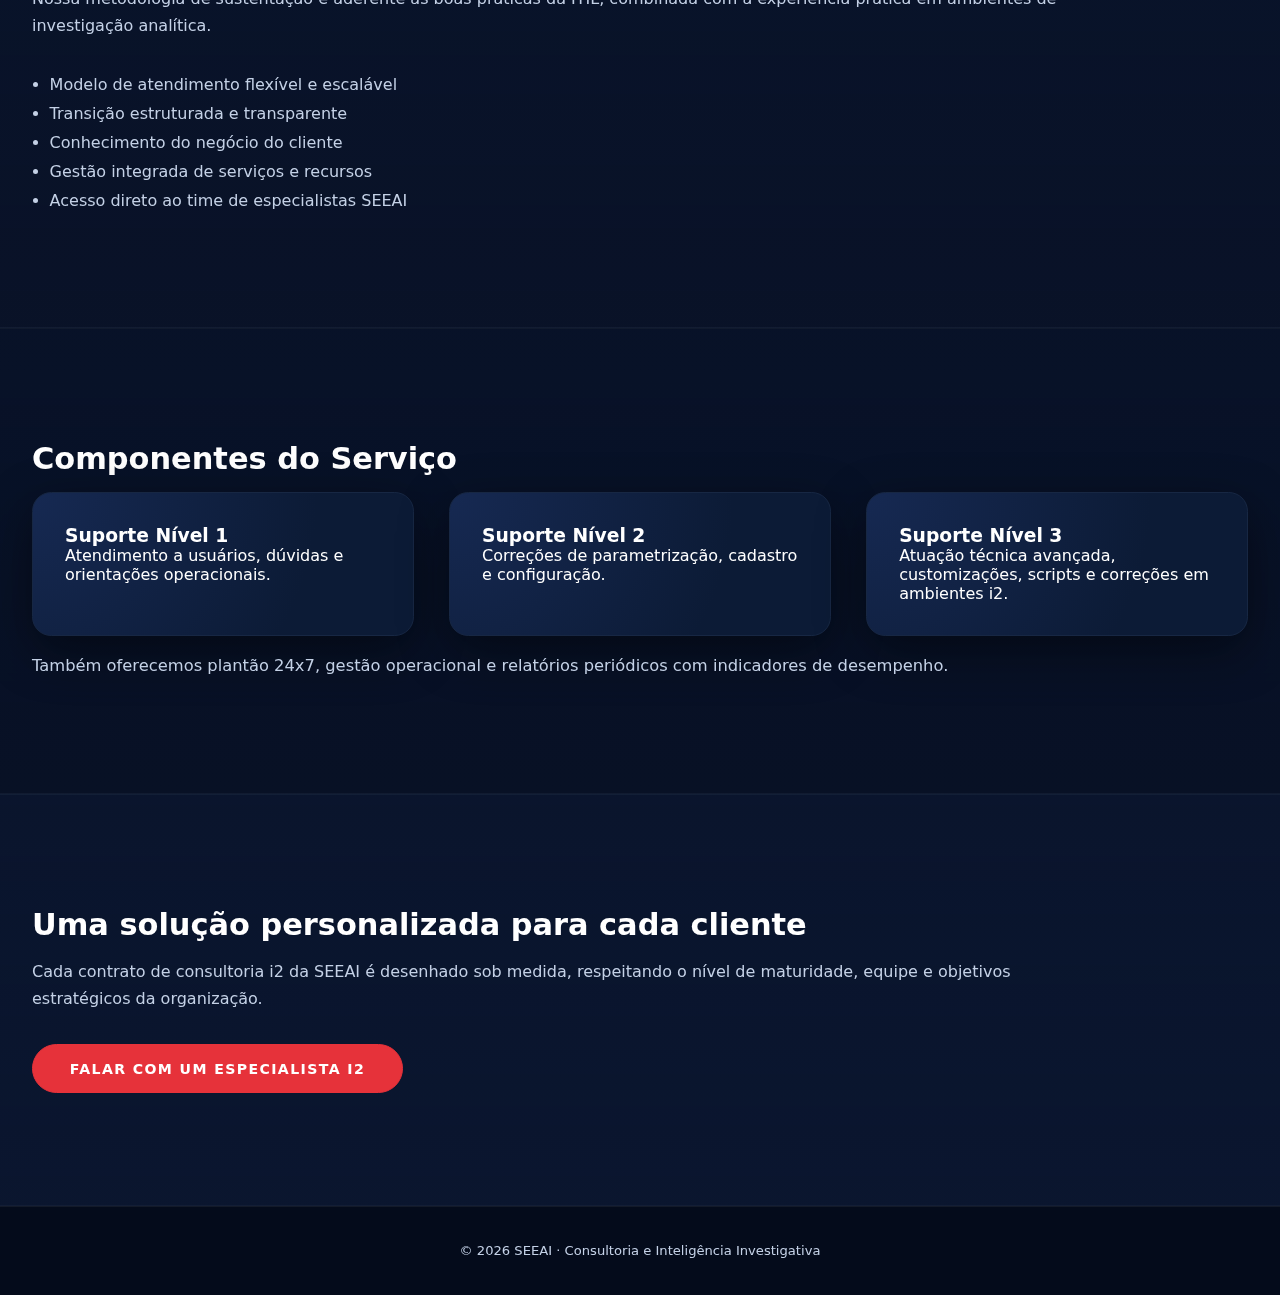
<file: consultoria-i2.html>
<!DOCTYPE html>
<html lang="pt-BR">
<head>
  <meta charset="UTF-8" />
  <title>Consultoria i2 | Sustentação, Treinamento e Integração i2 – SEEAI</title>

  <meta name="description" content="Consultoria especializada em i2 Analyst’s Notebook, sustentação, treinamento e integração i2. A SEEAI apoia operações de investigação, inteligência e antifraude." />

  <meta name="keywords" content="consultoria i2, treinamento i2, sustentação i2, software i2, i2 Analyst's Notebook, investigação analítica, antifraude, inteligência investigativa" />

  <meta name="viewport" content="width=device-width, initial-scale=1.0" />
  <link rel="stylesheet" href="style.css" />

  <!-- Open Graph -->
  <meta property="og:title" content="Consultoria i2 | Sustentação e Treinamento i2 – SEEAI" />
  <meta property="og:description" content="Especialistas em i2 Analyst’s Notebook, sustentação operacional, treinamento e integração para investigação e antifraude." />
  <meta property="og:type" content="website" />
  <meta property="og:url" content="https://seeaidata.com.br/consultoria-i2.html" />
</head>

<body>

<canvas id="network-bg"></canvas>

<div class="content-wrapper">

  <!-- HEADER (mesmo padrão do site) -->
  <header>
    <div class="nav-inner">
      <a href="index.html" class="brand">
        <img src="img/seeai-logo.png" alt="SEEAI Logo" class="logo-small">
        <span class="brand-name">SEEAI</span>
      </a>

      <nav class="nav-desktop">
        <ul>
          <li><a href="index.html">Início</a></li>
          <li><a href="consultoria-i2.html" class="is-active">Consultoria i2</a></li>
          <li><a href="datahub.html">SEEAI Data Hub</a></li>
          <li><a href="produtos-i2.html">Produtos i2</a></li>
          <li><a href="index.html#contato">Contato</a></li>
        </ul>
      </nav>
    </div>
  </header>

  <!-- HERO -->
  <section class="section-large section-block alt1">
    <h1 class="section-title">
      Consultoria, Sustentação e Treinamento i2
    </h1>

    <p class="section-sub">
      A SEEAI oferece consultoria especializada em i2 Analyst’s Notebook e no ecossistema i2,
      apoiando organizações em investigação analítica, inteligência e prevenção a fraudes.
    </p>
  </section>

  <!-- BLOCO 1 -->
  <section class="section-large section-block alt2">
    <div class="two-column">
      <div>
        <h2 class="section-title">Busque eficiência e reduza custos</h2>
        <p class="text-body">
          Toda gestão busca eficiência operacional e redução de custos. Na área de TI,
          organizações que utilizam o software i2 precisam garantir estabilidade,
          desempenho e continuidade operacional.
        </p>
        <p class="text-body">
          A SEEAI permite que sua equipe foque na atividade fim, enquanto nossos
          consultores especializados assumem atividades de sustentação, suporte,
          evolução e governança do ambiente i2.
        </p>
      </div>

      <div class="card">
        <h3 class="section-title small">Diferenciais da especialização SEEAI</h3>
        <ul class="list">
          <li>Centralização dos níveis de atendimento i2</li>
          <li>Processos claros de documentação e governança</li>
          <li>Indicadores operacionais e executivos validados</li>
          <li>Especialistas dedicados ao ecossistema i2</li>
        </ul>
      </div>
    </div>
  </section>

  <!-- BLOCO 2 -->
  <section class="section-large section-block alt1">
    <h2 class="section-title">Consultoria e Sustentação i2</h2>

    <p class="section-sub">
      A SEEAI atua na sustentação completa ou parcial de ambientes i2, cobrindo desde
      operação assistida até atuação direta em ambientes produtivos.
    </p>

    <div class="grid-3">
      <div class="card">
        <h3>Operação Assistida</h3>
        <p>
          Acompanhamento próximo da operação do i2 Analyst’s Notebook,
          garantindo uso correto, performance e qualidade analítica.
        </p>
      </div>

      <div class="card">
        <h3>Outsourcing Especializado</h3>
        <p>
          Sustentação técnica e funcional com consultores SEEAI integrados
          à equipe do cliente.
        </p>
      </div>

      <div class="card">
        <h3>Governança e Indicadores</h3>
        <p>
          Gestão centralizada, SLAs, indicadores e planos de ação contínuos.
        </p>
      </div>
    </div>
  </section>

  <!-- BLOCO 3 -->
  <section class="section-large section-block alt2">
    <h2 class="section-title">Metodologia de Sustentação SEEAI</h2>

    <p class="section-sub">
      Nossa metodologia de sustentação é aderente às boas práticas da ITIL,
      combinada com a experiência prática em ambientes de investigação analítica.
    </p>

    <ul class="list">
      <li>Modelo de atendimento flexível e escalável</li>
      <li>Transição estruturada e transparente</li>
      <li>Conhecimento do negócio do cliente</li>
      <li>Gestão integrada de serviços e recursos</li>
      <li>Acesso direto ao time de especialistas SEEAI</li>
    </ul>
  </section>

  <!-- BLOCO 4 -->
  <section class="section-large section-block alt1">
    <h2 class="section-title">Componentes do Serviço</h2>

    <div class="grid-3">
      <div class="card">
        <h3>Suporte Nível 1</h3>
        <p>Atendimento a usuários, dúvidas e orientações operacionais.</p>
      </div>

      <div class="card">
        <h3>Suporte Nível 2</h3>
        <p>Correções de parametrização, cadastro e configuração.</p>
      </div>

      <div class="card">
        <h3>Suporte Nível 3</h3>
        <p>
          Atuação técnica avançada, customizações, scripts e correções
          em ambientes i2.
        </p>
      </div>
    </div>

    <p class="text-body">
      Também oferecemos plantão 24x7, gestão operacional e relatórios periódicos
      com indicadores de desempenho.
    </p>
  </section>

  <!-- BLOCO FINAL -->
  <section class="section-large section-block alt3">
    <h2 class="section-title">Uma solução personalizada para cada cliente</h2>

    <p class="section-sub">
      Cada contrato de consultoria i2 da SEEAI é desenhado sob medida,
      respeitando o nível de maturidade, equipe e objetivos estratégicos
      da organização.
    </p>

    <a href="index.html#contato" class="btn btn-primary">
      Falar com um especialista i2
    </a>
  </section>

  <footer>
    © <span id="year"></span> SEEAI · Consultoria e Inteligência Investigativa
  </footer>

</div>

<script>
  document.getElementById("year").textContent = new Date().getFullYear();
</script>

</body>
</html>
</file>
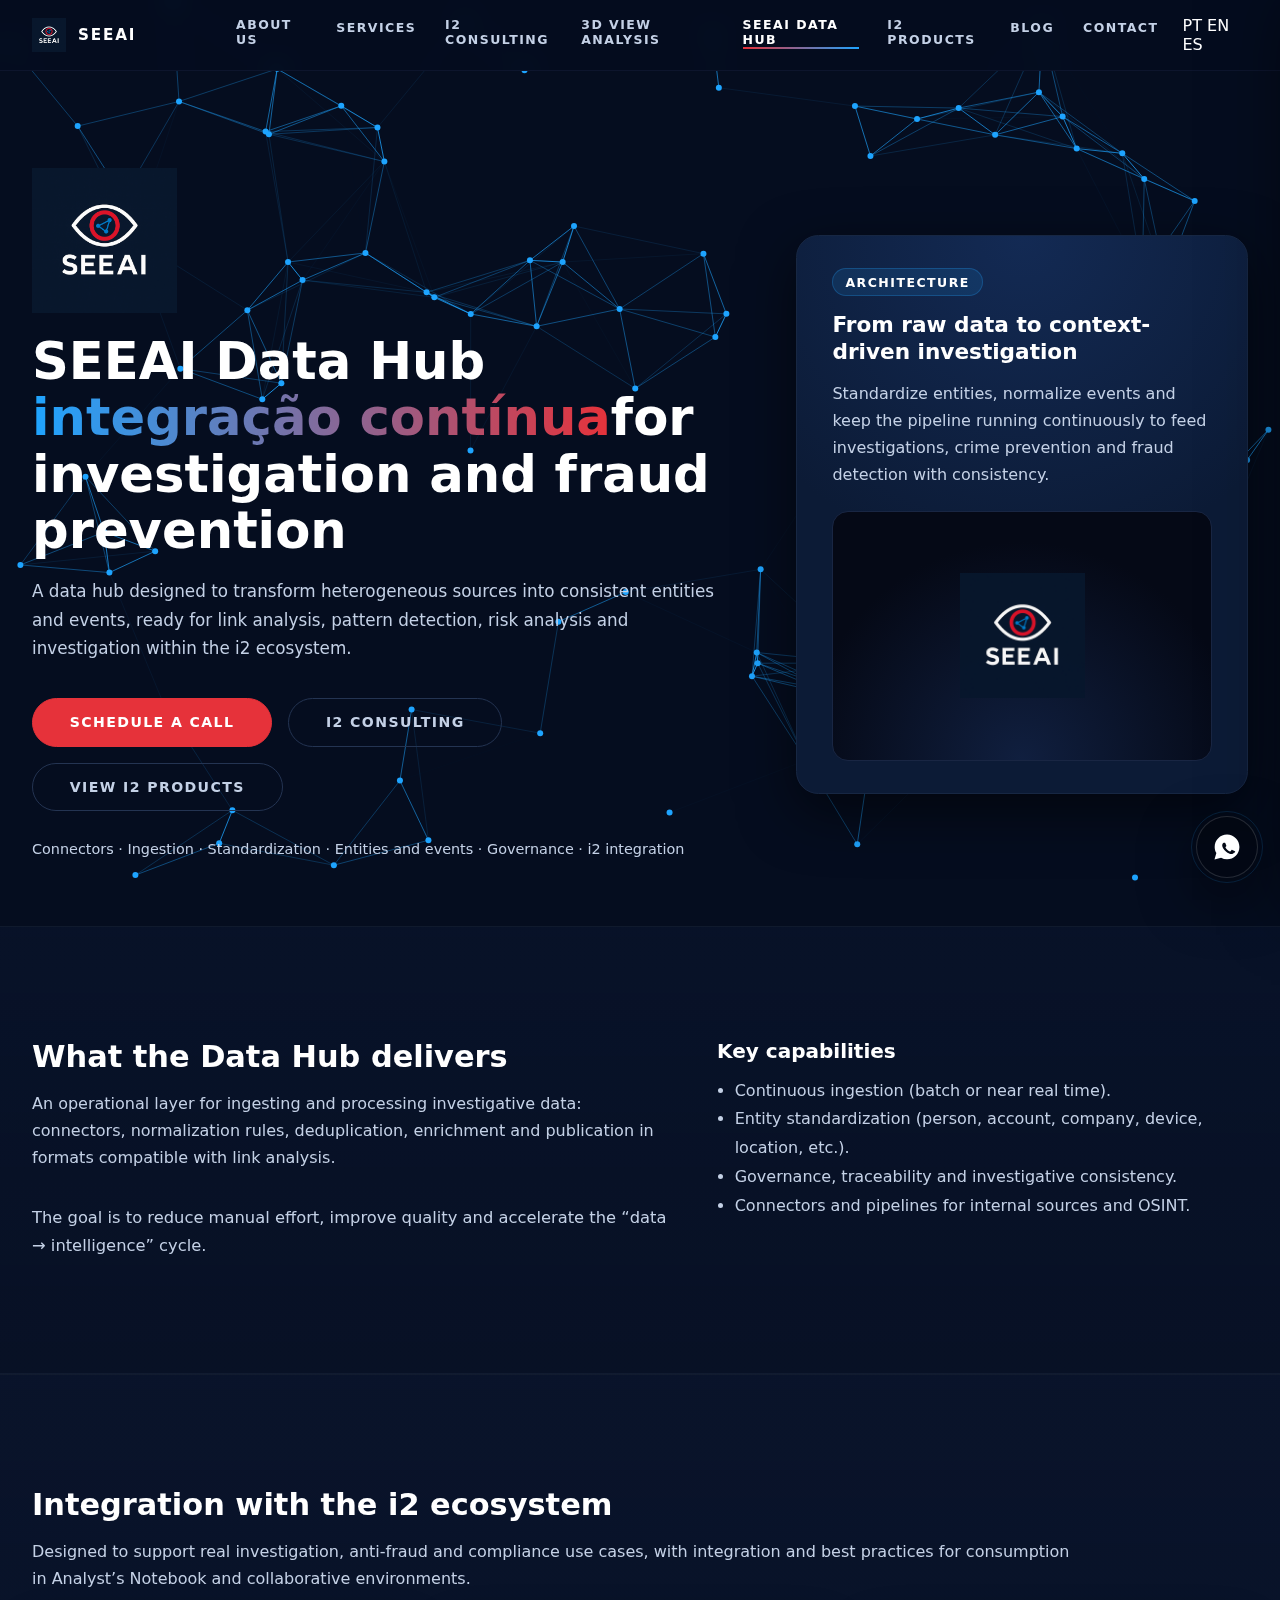
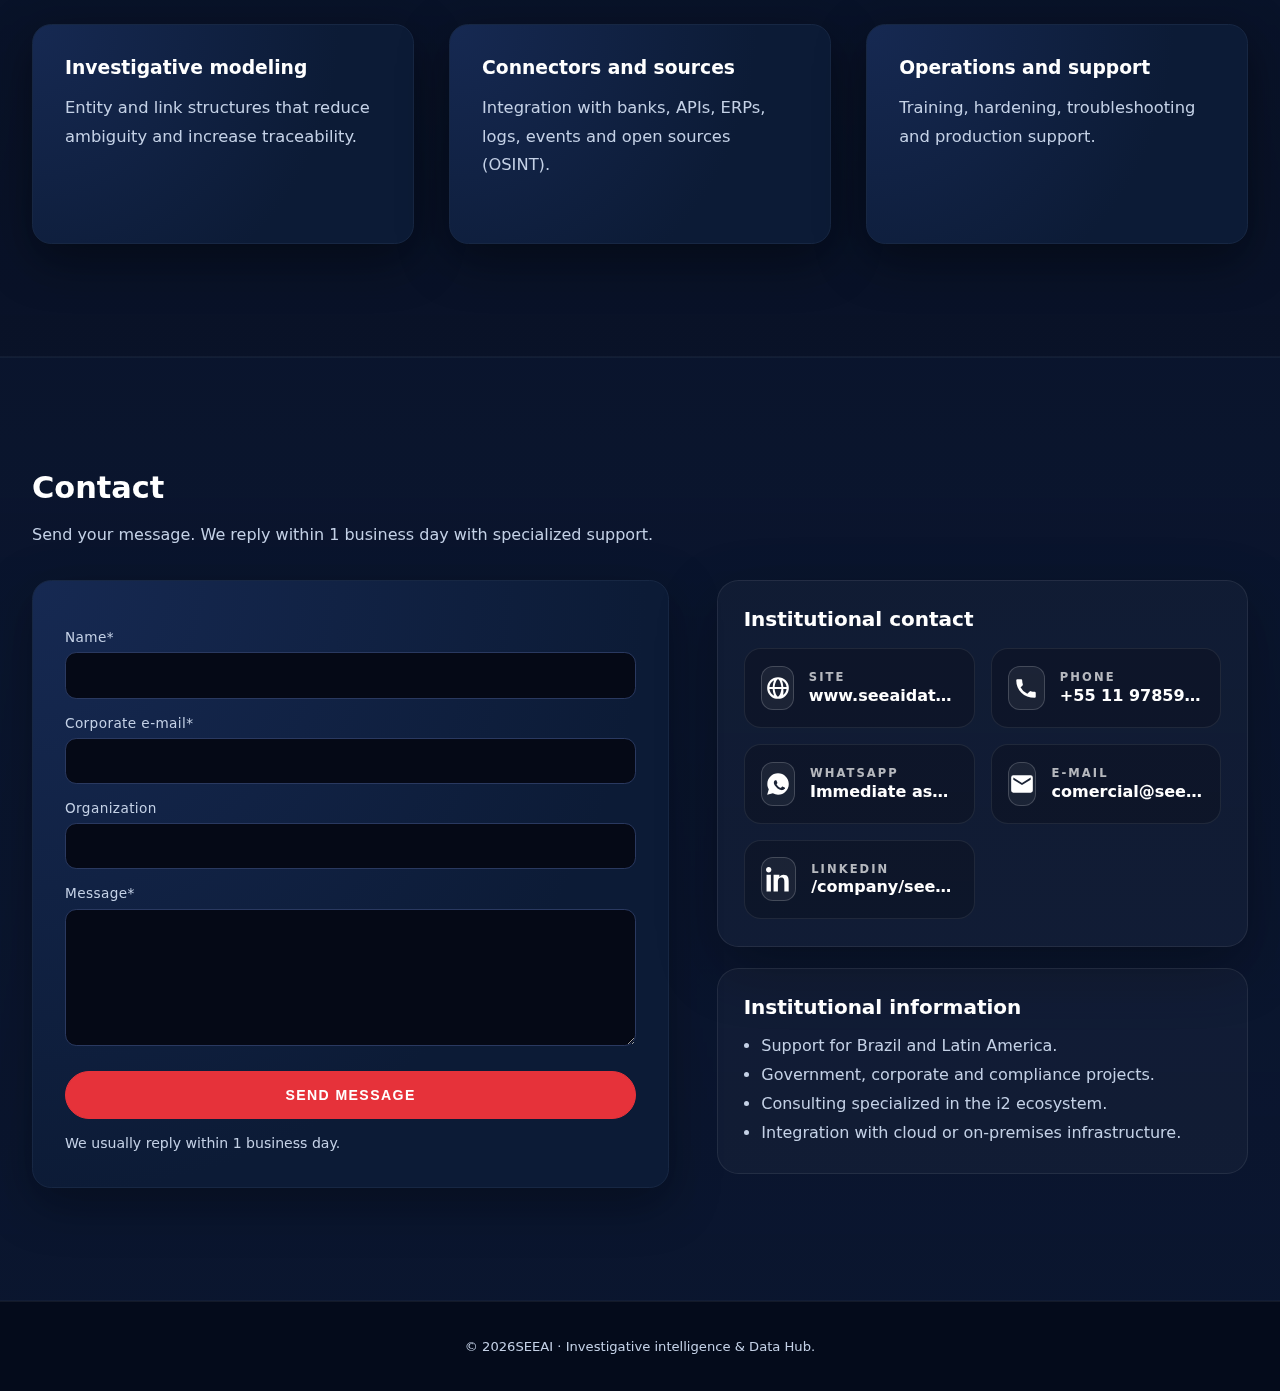
<file: datahub-en.html>
<!DOCTYPE html>

<html lang="en">
<head>
<meta charset="utf-8"/>
<!-- SEO básico -->
<title>SEEAI Data Hub | Data Integration for Investigation and Anti-Fraud</title>
<meta content="SEEAI Data Hub: continuous ingestion, normalization, deduplication and governance of investigative data to feed IBM i2 link analysis with consistent entities and events." name="description"/>
<meta content="data hub, integração de data, conectores de data, investigation, intelligence investigativa, anti-fraud, ecossistema i2, i2 Analyst’s Notebook, Analysis Hub, Analysis Studio, iBase, TextChart, OSINT" name="keywords"/>
<meta content="index,follow,max-image-preview:large,max-snippet:-1,max-video-preview:-1" name="robots"/>
<link href="https://seeaidata.com.br/datahub-en.html" rel="canonical"/>
<!-- Google Analytics GA4 -->
<script async="" src="https://www.googletagmanager.com/gtag/js?id=G-8H4KREJX27"></script>
<script>
    window.dataLayer = window.dataLayer || [];
    function gtag(){dataLayer.push(arguments);}
    gtag('js', new Date());
    gtag('config', 'G-8H4KREJX27');
  </script>
<!-- Open Graph / LinkedIn -->
<meta content="SEEAI Data Hub | Data Integration for Investigation and Anti-Fraud" property="og:title"/>
<meta content="SEEAI Data Hub: continuous ingestion, normalization, deduplication and governance of investigative data to feed IBM i2 link analysis with consistent entities and events." property="og:description"/>
<meta content="website" property="og:type"/>
<meta content="https://seeaidata.com.br/datahub-en.html" property="og:url"/>
<meta content="width=device-width, initial-scale=1.0" name="viewport"/>
<link href="style.css" rel="stylesheet"/>
<link href="https://seeaidata.com.br/datahub.html" hreflang="pt-BR" rel="alternate"/>
<link href="https://seeaidata.com.br/datahub-en.html" hreflang="en" rel="alternate"/>
<link href="https://seeaidata.com.br/datahub-es.html" hreflang="es" rel="alternate"/>
<link href="https://seeaidata.com.br/datahub.html" hreflang="x-default" rel="alternate"/>
</head>
<body>
<canvas id="network-bg"></canvas>
<div class="content-wrapper">
<!-- HEADER -->
<header>
<div class="nav-inner">
<a class="brand" href="index-en.html#top">
<img alt="SEEAI logo" class="logo-small" src="img/seeai-logo.png"/>
<span class="brand-name">SEEAI</span>
</a>
<!-- NAV DESKTOP -->
<nav aria-label="Main navigation" class="nav-desktop">
<ul>
<li><a href="index-en.html#quem-somos">About us</a></li>
<li><a href="index-en.html#servicos">Services</a></li>
<li><a href="consultoria-i2-en.html">i2 Consulting</a></li>
<li><a href="index-en.html#analise-3d">3D View Analysis</a></li>
<li><a class="is-active" href="datahub-en.html">SEEAI Data Hub</a></li>
<li><a href="produtos-i2-en.html">i2 Products</a></li>
<li><a href="index-en.html#blog">Blog</a></li>
<li><a href="index-en.html#contato">Contact</a></li>
</ul>
</nav>
<!-- BOTÃO MOBILE -->
<div aria-label="Language selection" class="lang-switch"><a href="datahub.html" lang="pt-BR">PT</a>
          <a class="is-active" href="datahub-en.html" lang="en">EN</a>
          <a href="datahub-es.html" lang="es">ES</a></div>

        <button aria-controls="mobile-nav" aria-expanded="false" aria-label="Open menu" class="nav-toggle" type="button">
<span aria-hidden="true" class="nav-toggle-lines"></span>
</button>
</div>
<!-- NAV MOBILE -->
<div aria-hidden="true" class="nav-mobile" id="mobile-nav">
<div class="nav-mobile-inner">
<div class="nav-mobile-top">
<span class="nav-mobile-title">Menu</span>
<button aria-label="Close menu" class="nav-close" type="button">
<span aria-hidden="true">×</span>
</button>
</div>
<a class="nav-mobile-link" href="index-en.html#quem-somos">About us</a>
<a class="nav-mobile-link" href="index-en.html#servicos">Services</a>
<a class="nav-mobile-link" href="consultoria-i2-en.html">i2 Consulting</a>
<a class="nav-mobile-link" href="index-en.html#analise-3d">3D View Analysis</a>
<a class="nav-mobile-link is-active" href="datahub-en.html">SEEAI Data Hub</a>
<a class="nav-mobile-link" href="produtos-i2-en.html">i2 Products</a>
<a class="nav-mobile-link" href="index-en.html#blog">Blog</a>
<a class="nav-mobile-link" href="index-en.html#contato">Contact</a>


          <div class="nav-mobile-section"><div class="nav-mobile-section-title">Language</div>
            <a class="nav-mobile-sublink" href="datahub.html">Português</a>
            <a class="nav-mobile-sublink is-active" href="datahub-en.html">English</a>
            <a class="nav-mobile-sublink" href="datahub-es.html">Español</a>
          </div>
</div>
</div>
<div aria-hidden="true" class="nav-overlay"></div>
</header>
<!-- HERO -->
<section class="hero" id="top">
<div class="hero-left">
<img alt="SEEAI Logo" class="logo-hero" src="img/seeai-logo.png"/>
<h1 class="hero-title">
          SEEAI Data Hub<br/>
<span class="hero-highlight">integração contínua</span>for investigation and fraud prevention</h1>
<p class="hero-subtitle">A data hub designed to transform heterogeneous sources into consistent entities and events, ready for link analysis, pattern detection, risk analysis and investigation within the i2 ecosystem.</p>
<div class="hero-actions">
<a class="btn btn-primary" href="index-en.html#contato">Schedule a call</a>
<a class="btn btn-secondary" href="consultoria-i2-en.html">i2 Consulting</a>
<a class="btn btn-secondary" href="produtos-i2-en.html">View i2 products</a>
</div>
<p class="hero-meta">Connectors · Ingestion · Standardization · Entities and events · Governance · i2 integration</p>
</div>
<aside class="hero-panel">
<span class="badge">Architecture</span>
<h2>From raw data to context-driven investigation</h2>
<p>Standardize entities, normalize events and keep the pipeline running continuously to feed investigations, crime prevention and fraud detection with consistency.</p>
<!-- FIX: classe extra para estabilizar proporções no Chrome/Edge -->
<div class="network network--fixed">
<div class="network-logo">
<img alt="SEEAI" class="logo-network" src="img/seeai-logo.png"/>
</div>
</div>
</aside>
</section>
<!-- BLOCO 1 -->
<section class="section-large section-block alt1">
<div class="two-column">
<div>
<h2 class="section-title">What the Data Hub delivers</h2>
<p class="section-sub">An operational layer for ingesting and processing investigative data: connectors, normalization rules, deduplication, enrichment and publication in formats compatible with link analysis.</p>
<p class="text-body">The goal is to reduce manual effort, improve quality and accelerate the “data → intelligence” cycle.</p>
</div>
<div>
<h3 class="section-title small">Key capabilities</h3>
<ul class="list">
<li>Continuous ingestion (batch or near real time).</li>
<li>Entity standardization (person, account, company, device, location, etc.).</li>
<li>Governance, traceability and investigative consistency.</li>
<li>Connectors and pipelines for internal sources and OSINT.</li>
</ul>
</div>
</div>
</section>
<!-- BLOCO 2 -->
<section class="section-large section-block alt2">
<h2 class="section-title">Integration with the i2 ecosystem</h2>
<p class="section-sub">Designed to support real investigation, anti-fraud and compliance use cases, with integration and best practices for consumption in Analyst’s Notebook and collaborative environments.</p>
<div class="grid-3">
<article class="card tall-card">
<h3>Investigative modeling</h3>
<p class="text-body">Entity and link structures that reduce ambiguity and increase traceability.</p>
</article>
<article class="card tall-card">
<h3>Connectors and sources</h3>
<p class="text-body">Integration with banks, APIs, ERPs, logs, events and open sources (OSINT).</p>
</article>
<article class="card tall-card">
<h3>Operations and support</h3>
<p class="text-body">Training, hardening, troubleshooting and production support.</p>
</article>
</div>
</section>
<!-- CONTATO -->
<section class="section-large section-block alt3" id="contato">
<h2 class="section-title">Contact</h2>
<p class="section-sub">Send your message. We reply within 1 business day with specialized support.</p>
<div class="two-column">
<form action="https://script.google.com/macros/s/AKfycbxCF6YKVuxBnIha5T504vrJXnzEMfhh_y2KzW88ejnf9VerBnwmDnGpl0Wh7CGLG7mo4g/exec" class="contact-form" method="POST">
<label for="nome">Name*</label>
<input id="nome" name="name" required="" type="text"/>
<label for="email">Corporate e-mail*</label>
<input id="email" name="email" required="" type="email"/>
<label for="org">Organization</label>
<input id="org" name="organization" type="text"/>
<label for="msg">Message*</label>
<textarea id="msg" name="message" required="" rows="6"></textarea>
<button class="btn btn-primary full-btn" type="submit">Send message</button>
<p class="form-note">We usually reply within 1 business day.</p>
</form>
<div class="contact-right">
<div class="contact-card-panel">
<h3 class="section-title small">Institutional contact</h3>
<div class="contact-cards">
<a class="contact-item" href="https://www.seeaidata.com.br" rel="noopener noreferrer" target="_blank">
<span aria-hidden="true" class="icon-wrap">
<svg viewbox="0 0 24 24"><path d="M12 2a10 10 0 100 20 10 10 0 000-20zm7.93 9H16.9a15.5 15.5 0 00-1.35-6.06A8.02 8.02 0 0119.93 11zM12 4c.86 0 2.44 2.23 3.14 7H8.86C9.56 6.23 11.14 4 12 4zM4.07 13H7.1a15.5 15.5 0 001.35 6.06A8.02 8.02 0 014.07 13zM7.1 11H4.07a8.02 8.02 0 014.38-6.06A15.5 15.5 0 007.1 11zm1.76 2h6.28c-.7 4.77-2.28 7-3.14 7-.86 0-2.44-2.23-3.14-7zm7.76 6.06A15.5 15.5 0 0016.9 13h3.03a8.02 8.02 0 01-4.41 6.06z"></path></svg>
</span>
<span class="contact-text">
<span class="contact-label">Site</span>
<span class="contact-value">www.seeaidata.com.br</span>
</span>
</a>
<a class="contact-item" href="tel:+5511978596000">
<span aria-hidden="true" class="icon-wrap">
<svg viewbox="0 0 24 24"><path d="M6.62 10.79a15.05 15.05 0 006.59 6.59l2.2-2.2a1 1 0 011.01-.24c1.12.37 2.33.57 3.58.57a1 1 0 011 1V20a1 1 0 01-1 1C10.07 21 3 13.93 3 5a1 1 0 011-1h3.5a1 1 0 011 1c0 1.25.2 2.46.57 3.58a1 1 0 01-.24 1.01l-2.2 2.2z"></path></svg>
</span>
<span class="contact-text">
<span class="contact-label">Phone</span>
<span class="contact-value">+55 11 97859-6000</span>
</span>
</a>
<a class="contact-item" href="https://wa.me/5511978596000" rel="noopener noreferrer" target="_blank">
<span aria-hidden="true" class="icon-wrap">
<svg viewbox="0 0 24 24"><path d="M12.04 2C6.58 2 2.14 6.44 2.14 11.9c0 1.74.46 3.44 1.34 4.95L2 22l5.26-1.38a9.86 9.86 0 004.78 1.22h.01c5.46 0 9.9-4.44 9.9-9.9S17.5 2 12.04 2zm5.77 14.29c-.24.67-1.18 1.28-1.63 1.35-.41.06-.93.09-1.5-.1-.35-.11-.8-.26-1.38-.51-2.43-1.05-4.02-3.48-4.14-3.65-.12-.17-.99-1.32-.99-2.52 0-1.2.63-1.79.85-2.03.22-.24.48-.3.64-.3h.46c.15 0 .35-.06.55.42.2.48.7 1.67.76 1.79.06.12.10.26.02.42-.08.17-.12.26-.24.4-.12.14-.25.31-.35.42-.12.12-.25.26-.1.51.15.26.66 1.1 1.42 1.78.98.88 1.81 1.15 2.07 1.28.26.12.41.11.57-.07.16-.18.65-.76.83-1.02.18-.26.35-.22.59-.13.24.09 1.5.71 1.76.84.26.13.43.2.49.31.06.11.06.65-.18 1.32z"></path></svg>
</span>
<span class="contact-text">
<span class="contact-label">WhatsApp</span>
<span class="contact-value">Immediate assistance</span>
</span>
</a>
<a class="contact-item" href="mailto:comercial@seeaidata.com.br">
<span aria-hidden="true" class="icon-wrap">
<svg viewbox="0 0 24 24"><path d="M20 4H4a2 2 0 00-2 2v12a2 2 0 002 2h16a2 2 0 002-2V6a2 2 0 00-2-2zm0 4l-8 5-8-5V6l8 5 8-5v2z"></path></svg>
</span>
<span class="contact-text">
<span class="contact-label">E-mail</span>
<span class="contact-value">comercial@seeaidata.com.br</span>
</span>
</a>
<a class="contact-item" href="https://www.linkedin.com/company/seeai-data" rel="noopener noreferrer" target="_blank">
<span aria-hidden="true" class="icon-wrap">
<svg viewbox="0 0 24 24"><path d="M4.98 3.5C4.98 4.88 3.87 6 2.5 6S0 4.88 0 3.5 1.12 1 2.5 1 4.98 2.12 4.98 3.5zM0.5 23.5h4V7.98h-4V23.5zM8.5 7.98h3.83v2.12h.06c.53-1 1.83-2.12 3.77-2.12 4.03 0 4.78 2.65 4.78 6.1v9.42h-4v-8.35c0-1.99-.04-4.55-2.77-4.55-2.77 0-3.19 2.16-3.19 4.4v8.5h-4V7.98z"></path></svg>
</span>
<span class="contact-text">
<span class="contact-label">LinkedIn</span>
<span class="contact-value">/company/seeai-data</span>
</span>
</a>
</div>
</div>
<div class="institutional-panel">
<h3 class="section-title small">Institutional information</h3>
<ul class="list">
<li>Support for Brazil and Latin America.</li>
<li>Government, corporate and compliance projects.</li>
<li>Consulting specialized in the i2 ecosystem.</li>
<li>Integration with cloud or on-premises infrastructure.</li>
</ul>
</div>
</div>
</div>
</section>
<footer>
      © <span id="year"></span>SEEAI · Investigative intelligence &amp; Data Hub.</footer>
</div>
<a aria-label="Talk to us on WhatsApp" class="whatsapp-float" href="https://wa.me/5511978596000" rel="noopener noreferrer" target="_blank">
<span aria-hidden="true" class="whatsapp-float__ring"></span>
<svg aria-hidden="true" viewbox="0 0 24 24">
<path d="M12.04 2C6.58 2 2.14 6.44 2.14 11.9c0 1.74.46 3.44 1.34 4.95L2 22l5.26-1.38a9.86 9.86 0 004.78 1.22h.01c5.46 0 9.9-4.44 9.9-9.9S17.5 2 12.04 2zm5.77 14.29c-.24.67-1.18 1.28-1.63 1.35-.41.06-.93.09-1.5-.1-.35-.11-.8-.26-1.38-.51-2.43-1.05-4.02-3.48-4.14-3.65-.12-.17-.99-1.32-.99-2.52 0-1.2.63-1.79.85-2.03.22-.24.48-.3.64-.3h.46c.15 0 .35-.06.55.42.2.48.7 1.67.76 1.79.06.12.10.26.02.42-.08.17-.12.26-.24.4-.12.14-.25.31-.35.42-.12.12-.25.26-.1.51.15.26.66 1.1 1.42 1.78.98.88 1.81 1.15 2.07 1.28.26.12.41.11.57-.07.16-.18.65-.76.83-1.02.18-.26.35-.22.59-.13.24.09 1.5.71 1.76.84.26.13.43.2.49.31.06.11.06.65-.18 1.32z"></path>
</svg>
</a>
<script>
    document.getElementById("year").textContent = new Date().getFullYear();

    const canvas = document.getElementById("network-bg");
    const ctx = canvas.getContext("2d");

    function resize() {
      canvas.width = window.innerWidth;
      canvas.height = window.innerHeight;
    }
    resize();
    window.addEventListener("resize", resize);

    let nodes = [];
    const NODE_COUNT = 90;
    const MAX_DISTANCE = 150;

    function initNodes() {
      nodes = [];
      for (let i = 0; i < NODE_COUNT; i++) {
        nodes.push({
          x: Math.random() * canvas.width,
          y: Math.random() * canvas.height,
          vx: (Math.random() - 0.5) * 0.6,
          vy: (Math.random() - 0.5) * 0.6
        });
      }
    }
    initNodes();

    function animate() {
      ctx.clearRect(0, 0, canvas.width, canvas.height);

      ctx.fillStyle = "rgba(5, 13, 31, 1)";
      ctx.fillRect(0, 0, canvas.width, canvas.height);

      nodes.forEach(node => {
        node.x += node.vx;
        node.y += node.vy;

        if (node.x < 0 || node.x > canvas.width) node.vx *= -1;
        if (node.y < 0 || node.y > canvas.height) node.vy *= -1;

        ctx.beginPath();
        ctx.arc(node.x, node.y, 3, 0, Math.PI * 2);
        ctx.fillStyle = "#1ea4ff";
        ctx.fill();

        if (Math.random() < 0.003) {
          ctx.beginPath();
          ctx.arc(node.x, node.y, 4, 0, Math.PI * 2);
          ctx.fillStyle = "#e6323a";
          ctx.fill();
        }
      });

      for (let a = 0; a < NODE_COUNT; a++) {
        for (let b = a + 1; b < NODE_COUNT; b++) {
          const dx = nodes[a].x - nodes[b].x;
          const dy = nodes[a].y - nodes[b].y;
          const dist = Math.sqrt(dx * dx + dy * dy);

          if (dist < MAX_DISTANCE) {
            ctx.strokeStyle = "rgba(30, 164, 255," + (1 - dist / MAX_DISTANCE) + ")";
            ctx.lineWidth = 1;
            ctx.beginPath();
            ctx.moveTo(nodes[a].x, nodes[a].y);
            ctx.lineTo(nodes[b].x, nodes[b].y);
            ctx.stroke();
          }
        }
      }

      requestAnimationFrame(animate);
    }
    animate();

    (function () {
      const root = document.documentElement;
      const toggle = document.querySelector(".nav-toggle");
      const drawer = document.getElementById("mobile-nav");
      const overlay = document.querySelector(".nav-overlay");
      const closeBtn = document.querySelector(".nav-close");
      const links = document.querySelectorAll(".nav-mobile-link, .nav-mobile-sublink");

      if (!toggle || !drawer || !overlay || !closeBtn) return;

      function openNav() {
        root.classList.add("nav-open");
        toggle.setAttribute("aria-expanded", "true");
        drawer.setAttribute("aria-hidden", "false");
        overlay.setAttribute("aria-hidden", "false");
        document.body.style.overflow = "hidden";
      }

      function closeNav() {
        root.classList.remove("nav-open");
        toggle.setAttribute("aria-expanded", "false");
        drawer.setAttribute("aria-hidden", "true");
        overlay.setAttribute("aria-hidden", "true");
        document.body.style.overflow = "";
      }

      toggle.addEventListener("click", () => {
        const isOpen = root.classList.contains("nav-open");
        isOpen ? closeNav() : openNav();
      });

      closeBtn.addEventListener("click", closeNav);
      overlay.addEventListener("click", closeNav);

      links.forEach(a => a.addEventListener("click", closeNav));

      document.addEventListener("keydown", (e) => {
        if (e.key === "Escape") closeNav();
      });
    })();
  </script>
</body>
</html>
</file>
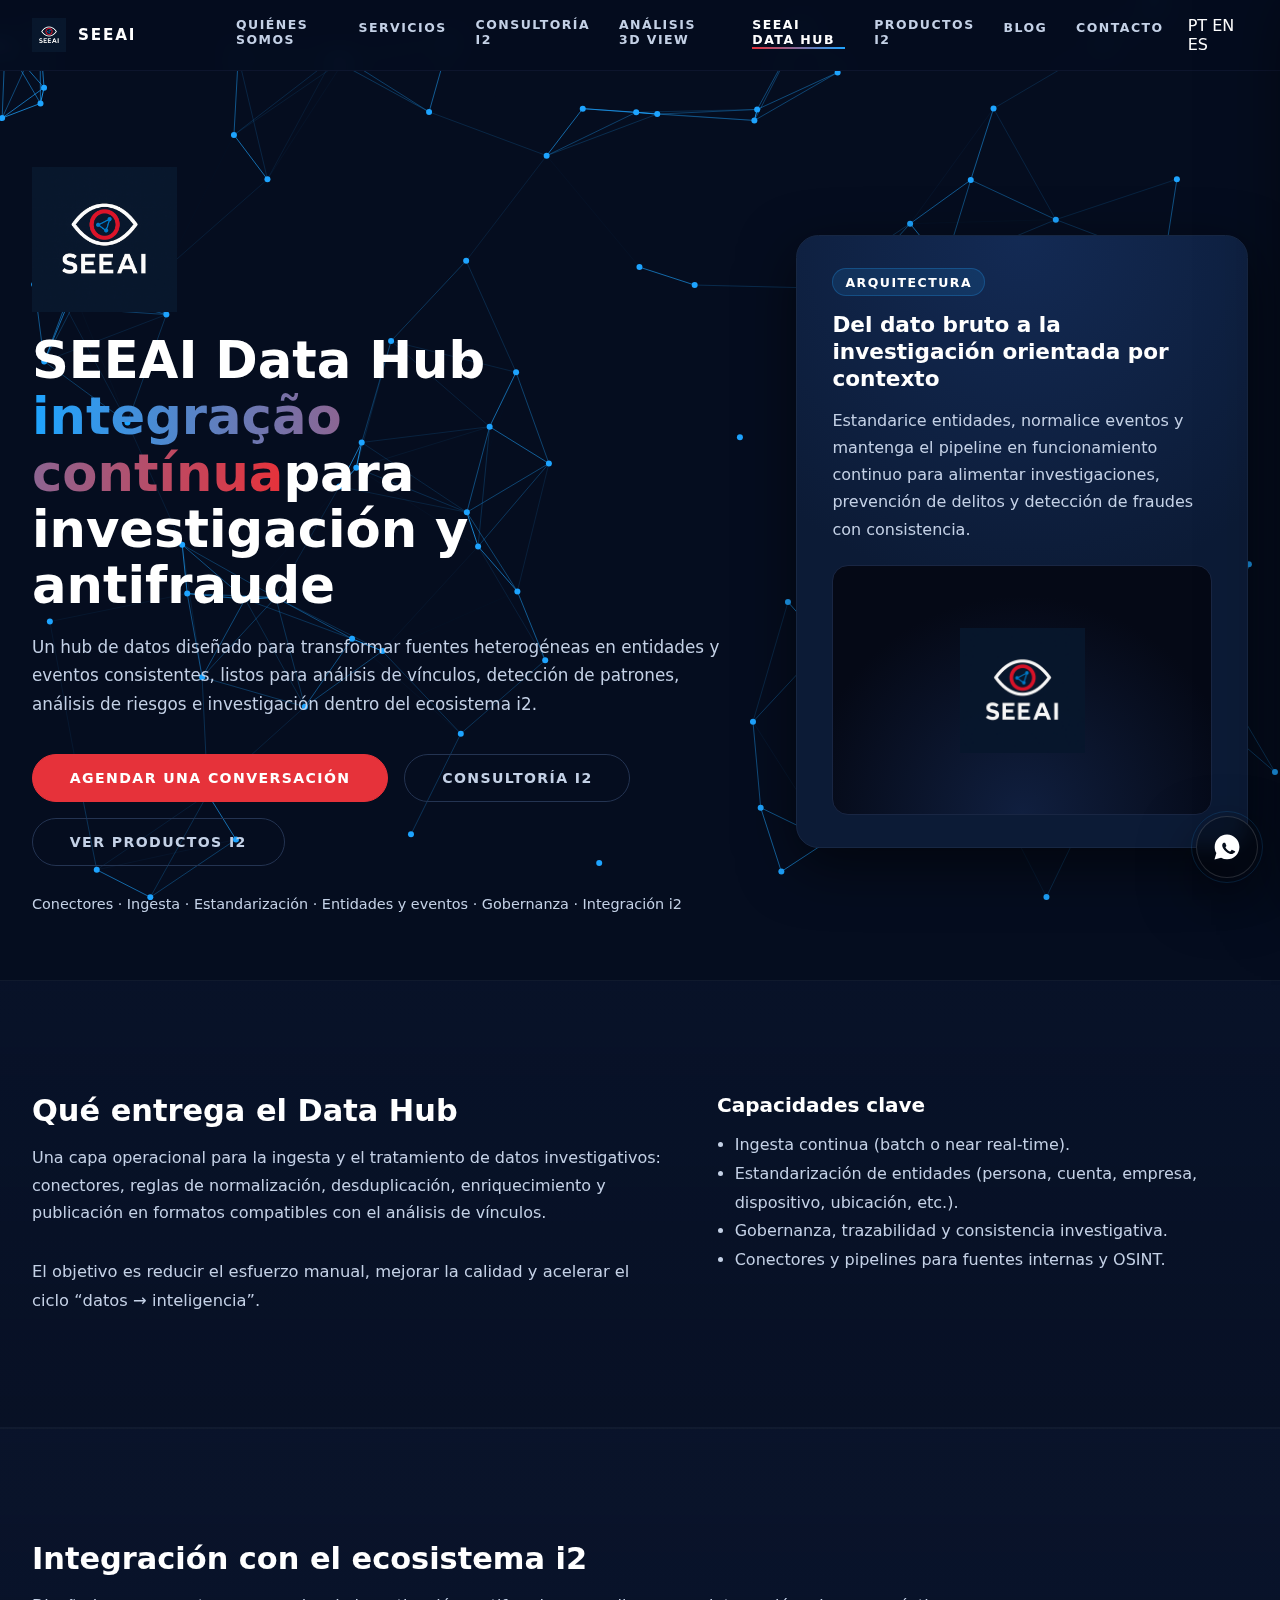
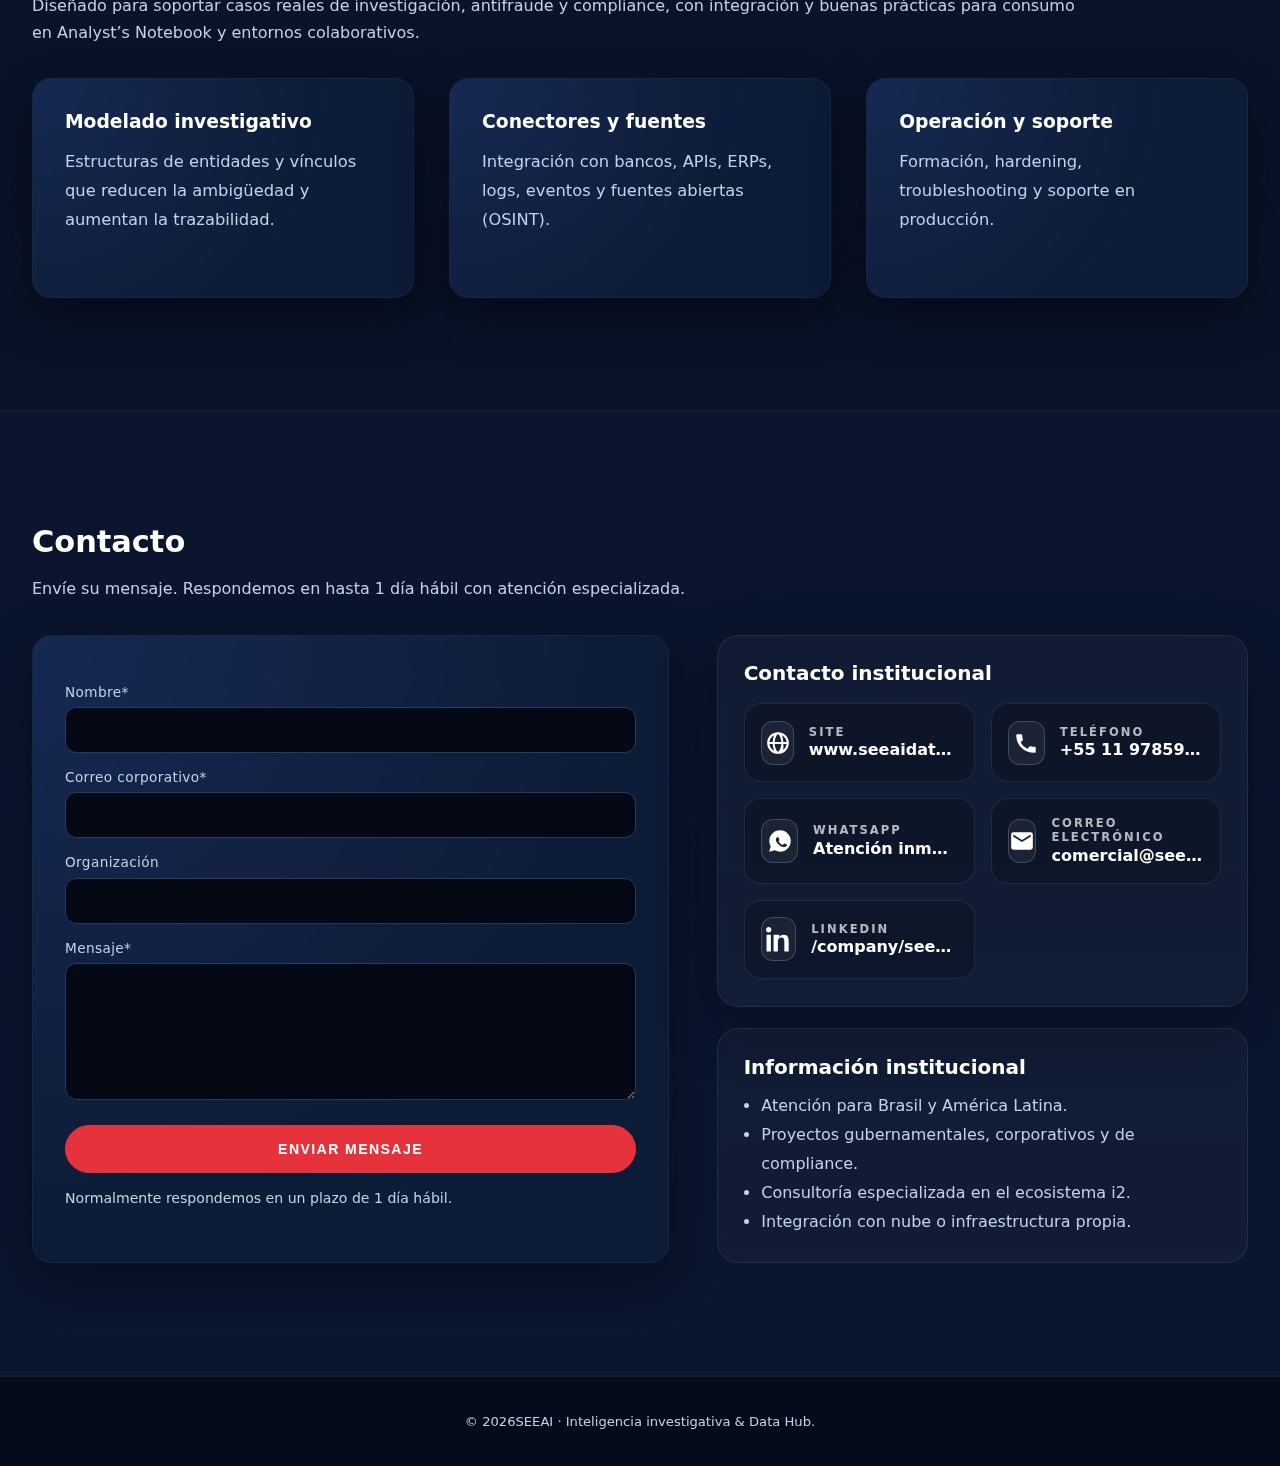
<file: datahub-es.html>
<!DOCTYPE html>

<html lang="es">
<head>
<meta charset="utf-8"/>
<!-- SEO básico -->
<title>SEEAI Data Hub | Integración de Datos para Investigación y Antifraude</title>
<meta content="SEEAI Data Hub: ingesta continua, normalización, desduplicación y gobernanza de datos investigativos para alimentar el análisis de vínculos en IBM i2 con entidades y eventos consistentes." name="description"/>
<meta content="data hub, integração de datos, conectores de datos, investigación, inteligencia investigativa, antifraude, ecossistema i2, i2 Analyst’s Notebook, Analysis Hub, Analysis Studio, iBase, TextChart, OSINT" name="keywords"/>
<meta content="index,follow,max-image-preview:large,max-snippet:-1,max-video-preview:-1" name="robots"/>
<link href="https://seeaidata.com.br/datahub-es.html" rel="canonical"/>
<!-- Google Analytics GA4 -->
<script async="" src="https://www.googletagmanager.com/gtag/js?id=G-8H4KREJX27"></script>
<script>
    window.dataLayer = window.dataLayer || [];
    function gtag(){dataLayer.push(arguments);}
    gtag('js', new Date());
    gtag('config', 'G-8H4KREJX27');
  </script>
<!-- Open Graph / LinkedIn -->
<meta content="SEEAI Data Hub | Integración de Datos para Investigación y Antifraude" property="og:title"/>
<meta content="SEEAI Data Hub: ingesta continua, normalización, desduplicación y gobernanza de datos investigativos para alimentar el análisis de vínculos en IBM i2 con entidades y eventos consistentes." property="og:description"/>
<meta content="website" property="og:type"/>
<meta content="https://seeaidata.com.br/datahub-es.html" property="og:url"/>
<meta content="width=device-width, initial-scale=1.0" name="viewport"/>
<link href="style.css" rel="stylesheet"/>
<link href="https://seeaidata.com.br/datahub.html" hreflang="pt-BR" rel="alternate"/>
<link href="https://seeaidata.com.br/datahub-en.html" hreflang="en" rel="alternate"/>
<link href="https://seeaidata.com.br/datahub-es.html" hreflang="es" rel="alternate"/>
<link href="https://seeaidata.com.br/datahub.html" hreflang="x-default" rel="alternate"/>
</head>
<body>
<canvas id="network-bg"></canvas>
<div class="content-wrapper">
<!-- HEADER -->
<header>
<div class="nav-inner">
<a class="brand" href="index-es.html#top">
<img alt="Logotipo SEEAI" class="logo-small" src="img/seeai-logo.png"/>
<span class="brand-name">SEEAI</span>
</a>
<!-- NAV DESKTOP -->
<nav aria-label="Navegación principal" class="nav-desktop">
<ul>
<li><a href="index-es.html#quem-somos">Quiénes somos</a></li>
<li><a href="index-es.html#servicos">Servicios</a></li>
<li><a href="consultoria-i2-es.html">Consultoría i2</a></li>
<li><a href="index-es.html#analise-3d">Análisis 3D View</a></li>
<li><a class="is-active" href="datahub-es.html">SEEAI Data Hub</a></li>
<li><a href="produtos-i2-es.html">Productos i2</a></li>
<li><a href="index-es.html#blog">Blog</a></li>
<li><a href="index-es.html#contato">Contacto</a></li>
</ul>
</nav>
<!-- BOTÃO MOBILE -->
<div aria-label="Selección de idioma" class="lang-switch"><a href="datahub.html" lang="pt-BR">PT</a>
          <a href="datahub-en.html" lang="en">EN</a>
          <a class="is-active" href="datahub-es.html" lang="es">ES</a></div>

        <button aria-controls="mobile-nav" aria-expanded="false" aria-label="Abrir menú" class="nav-toggle" type="button">
<span aria-hidden="true" class="nav-toggle-lines"></span>
</button>
</div>
<!-- NAV MOBILE -->
<div aria-hidden="true" class="nav-mobile" id="mobile-nav">
<div class="nav-mobile-inner">
<div class="nav-mobile-top">
<span class="nav-mobile-title">Menú</span>
<button aria-label="Cerrar menú" class="nav-close" type="button">
<span aria-hidden="true">×</span>
</button>
</div>
<a class="nav-mobile-link" href="index-es.html#quem-somos">Quiénes somos</a>
<a class="nav-mobile-link" href="index-es.html#servicos">Servicios</a>
<a class="nav-mobile-link" href="consultoria-i2-es.html">Consultoría i2</a>
<a class="nav-mobile-link" href="index-es.html#analise-3d">Análisis 3D View</a>
<a class="nav-mobile-link is-active" href="datahub-es.html">SEEAI Data Hub</a>
<a class="nav-mobile-link" href="produtos-i2-es.html">Productos i2</a>
<a class="nav-mobile-link" href="index-es.html#blog">Blog</a>
<a class="nav-mobile-link" href="index-es.html#contato">Contacto</a>


          <div class="nav-mobile-section"><div class="nav-mobile-section-title">Idioma</div>
            <a class="nav-mobile-sublink" href="datahub.html">Português</a>
            <a class="nav-mobile-sublink" href="datahub-en.html">English</a>
            <a class="nav-mobile-sublink is-active" href="datahub-es.html">Español</a>
          </div>
</div>
</div>
<div aria-hidden="true" class="nav-overlay"></div>
</header>
<!-- HERO -->
<section class="hero" id="top">
<div class="hero-left">
<img alt="Logo SEEAI" class="logo-hero" src="img/seeai-logo.png"/>
<h1 class="hero-title">
          SEEAI Data Hub<br/>
<span class="hero-highlight">integração contínua</span>para investigación y antifraude</h1>
<p class="hero-subtitle">Un hub de datos diseñado para transformar fuentes heterogéneas en entidades y eventos consistentes, listos para análisis de vínculos, detección de patrones, análisis de riesgos e investigación dentro del ecosistema i2.</p>
<div class="hero-actions">
<a class="btn btn-primary" href="index-es.html#contato">Agendar una conversación</a>
<a class="btn btn-secondary" href="consultoria-i2-es.html">Consultoría i2</a>
<a class="btn btn-secondary" href="produtos-i2-es.html">Ver productos i2</a>
</div>
<p class="hero-meta">Conectores · Ingesta · Estandarización · Entidades y eventos · Gobernanza · Integración i2</p>
</div>
<aside class="hero-panel">
<span class="badge">Arquitectura</span>
<h2>Del dato bruto a la investigación orientada por contexto</h2>
<p>Estandarice entidades, normalice eventos y mantenga el pipeline en funcionamiento continuo para alimentar investigaciones, prevención de delitos y detección de fraudes con consistencia.</p>
<!-- FIX: classe extra para estabilizar proporções no Chrome/Edge -->
<div class="network network--fixed">
<div class="network-logo">
<img alt="SEEAI" class="logo-network" src="img/seeai-logo.png"/>
</div>
</div>
</aside>
</section>
<!-- BLOCO 1 -->
<section class="section-large section-block alt1">
<div class="two-column">
<div>
<h2 class="section-title">Qué entrega el Data Hub</h2>
<p class="section-sub">Una capa operacional para la ingesta y el tratamiento de datos investigativos: conectores, reglas de normalización, desduplicación, enriquecimiento y publicación en formatos compatibles con el análisis de vínculos.</p>
<p class="text-body">El objetivo es reducir el esfuerzo manual, mejorar la calidad y acelerar el ciclo “datos → inteligencia”.</p>
</div>
<div>
<h3 class="section-title small">Capacidades clave</h3>
<ul class="list">
<li>Ingesta continua (batch o near real-time).</li>
<li>Estandarización de entidades (persona, cuenta, empresa, dispositivo, ubicación, etc.).</li>
<li>Gobernanza, trazabilidad y consistencia investigativa.</li>
<li>Conectores y pipelines para fuentes internas y OSINT.</li>
</ul>
</div>
</div>
</section>
<!-- BLOCO 2 -->
<section class="section-large section-block alt2">
<h2 class="section-title">Integración con el ecosistema i2</h2>
<p class="section-sub">Diseñado para soportar casos reales de investigación, antifraude y compliance, con integración y buenas prácticas para consumo en Analyst’s Notebook y entornos colaborativos.</p>
<div class="grid-3">
<article class="card tall-card">
<h3>Modelado investigativo</h3>
<p class="text-body">Estructuras de entidades y vínculos que reducen la ambigüedad y aumentan la trazabilidad.</p>
</article>
<article class="card tall-card">
<h3>Conectores y fuentes</h3>
<p class="text-body">Integración con bancos, APIs, ERPs, logs, eventos y fuentes abiertas (OSINT).</p>
</article>
<article class="card tall-card">
<h3>Operación y soporte</h3>
<p class="text-body">Formación, hardening, troubleshooting y soporte en producción.</p>
</article>
</div>
</section>
<!-- CONTATO -->
<section class="section-large section-block alt3" id="contato">
<h2 class="section-title">Contacto</h2>
<p class="section-sub">Envíe su mensaje. Respondemos en hasta 1 día hábil con atención especializada.</p>
<div class="two-column">
<form action="https://script.google.com/macros/s/AKfycbxCF6YKVuxBnIha5T504vrJXnzEMfhh_y2KzW88ejnf9VerBnwmDnGpl0Wh7CGLG7mo4g/exec" class="contact-form" method="POST">
<label for="nome">Nombre*</label>
<input id="nome" name="name" required="" type="text"/>
<label for="email">Correo corporativo*</label>
<input id="email" name="email" required="" type="email"/>
<label for="org">Organización</label>
<input id="org" name="organization" type="text"/>
<label for="msg">Mensaje*</label>
<textarea id="msg" name="message" required="" rows="6"></textarea>
<button class="btn btn-primary full-btn" type="submit">Enviar mensaje</button>
<p class="form-note">Normalmente respondemos en un plazo de 1 día hábil.</p>
</form>
<div class="contact-right">
<div class="contact-card-panel">
<h3 class="section-title small">Contacto institucional</h3>
<div class="contact-cards">
<a class="contact-item" href="https://www.seeaidata.com.br" rel="noopener noreferrer" target="_blank">
<span aria-hidden="true" class="icon-wrap">
<svg viewbox="0 0 24 24"><path d="M12 2a10 10 0 100 20 10 10 0 000-20zm7.93 9H16.9a15.5 15.5 0 00-1.35-6.06A8.02 8.02 0 0119.93 11zM12 4c.86 0 2.44 2.23 3.14 7H8.86C9.56 6.23 11.14 4 12 4zM4.07 13H7.1a15.5 15.5 0 001.35 6.06A8.02 8.02 0 014.07 13zM7.1 11H4.07a8.02 8.02 0 014.38-6.06A15.5 15.5 0 007.1 11zm1.76 2h6.28c-.7 4.77-2.28 7-3.14 7-.86 0-2.44-2.23-3.14-7zm7.76 6.06A15.5 15.5 0 0016.9 13h3.03a8.02 8.02 0 01-4.41 6.06z"></path></svg>
</span>
<span class="contact-text">
<span class="contact-label">Site</span>
<span class="contact-value">www.seeaidata.com.br</span>
</span>
</a>
<a class="contact-item" href="tel:+5511978596000">
<span aria-hidden="true" class="icon-wrap">
<svg viewbox="0 0 24 24"><path d="M6.62 10.79a15.05 15.05 0 006.59 6.59l2.2-2.2a1 1 0 011.01-.24c1.12.37 2.33.57 3.58.57a1 1 0 011 1V20a1 1 0 01-1 1C10.07 21 3 13.93 3 5a1 1 0 011-1h3.5a1 1 0 011 1c0 1.25.2 2.46.57 3.58a1 1 0 01-.24 1.01l-2.2 2.2z"></path></svg>
</span>
<span class="contact-text">
<span class="contact-label">Teléfono</span>
<span class="contact-value">+55 11 97859-6000</span>
</span>
</a>
<a class="contact-item" href="https://wa.me/5511978596000" rel="noopener noreferrer" target="_blank">
<span aria-hidden="true" class="icon-wrap">
<svg viewbox="0 0 24 24"><path d="M12.04 2C6.58 2 2.14 6.44 2.14 11.9c0 1.74.46 3.44 1.34 4.95L2 22l5.26-1.38a9.86 9.86 0 004.78 1.22h.01c5.46 0 9.9-4.44 9.9-9.9S17.5 2 12.04 2zm5.77 14.29c-.24.67-1.18 1.28-1.63 1.35-.41.06-.93.09-1.5-.1-.35-.11-.8-.26-1.38-.51-2.43-1.05-4.02-3.48-4.14-3.65-.12-.17-.99-1.32-.99-2.52 0-1.2.63-1.79.85-2.03.22-.24.48-.3.64-.3h.46c.15 0 .35-.06.55.42.2.48.7 1.67.76 1.79.06.12.10.26.02.42-.08.17-.12.26-.24.4-.12.14-.25.31-.35.42-.12.12-.25.26-.1.51.15.26.66 1.1 1.42 1.78.98.88 1.81 1.15 2.07 1.28.26.12.41.11.57-.07.16-.18.65-.76.83-1.02.18-.26.35-.22.59-.13.24.09 1.5.71 1.76.84.26.13.43.2.49.31.06.11.06.65-.18 1.32z"></path></svg>
</span>
<span class="contact-text">
<span class="contact-label">WhatsApp</span>
<span class="contact-value">Atención inmediata</span>
</span>
</a>
<a class="contact-item" href="mailto:comercial@seeaidata.com.br">
<span aria-hidden="true" class="icon-wrap">
<svg viewbox="0 0 24 24"><path d="M20 4H4a2 2 0 00-2 2v12a2 2 0 002 2h16a2 2 0 002-2V6a2 2 0 00-2-2zm0 4l-8 5-8-5V6l8 5 8-5v2z"></path></svg>
</span>
<span class="contact-text">
<span class="contact-label">Correo electrónico</span>
<span class="contact-value">comercial@seeaidata.com.br</span>
</span>
</a>
<a class="contact-item" href="https://www.linkedin.com/company/seeai-data" rel="noopener noreferrer" target="_blank">
<span aria-hidden="true" class="icon-wrap">
<svg viewbox="0 0 24 24"><path d="M4.98 3.5C4.98 4.88 3.87 6 2.5 6S0 4.88 0 3.5 1.12 1 2.5 1 4.98 2.12 4.98 3.5zM0.5 23.5h4V7.98h-4V23.5zM8.5 7.98h3.83v2.12h.06c.53-1 1.83-2.12 3.77-2.12 4.03 0 4.78 2.65 4.78 6.1v9.42h-4v-8.35c0-1.99-.04-4.55-2.77-4.55-2.77 0-3.19 2.16-3.19 4.4v8.5h-4V7.98z"></path></svg>
</span>
<span class="contact-text">
<span class="contact-label">LinkedIn</span>
<span class="contact-value">/company/seeai-data</span>
</span>
</a>
</div>
</div>
<div class="institutional-panel">
<h3 class="section-title small">Información institucional</h3>
<ul class="list">
<li>Atención para Brasil y América Latina.</li>
<li>Proyectos gubernamentales, corporativos y de compliance.</li>
<li>Consultoría especializada en el ecosistema i2.</li>
<li>Integración con nube o infraestructura propia.</li>
</ul>
</div>
</div>
</div>
</section>
<footer>
      © <span id="year"></span>SEEAI · Inteligencia investigativa &amp; Data Hub.</footer>
</div>
<a aria-label="Hable con nosotros por WhatsApp" class="whatsapp-float" href="https://wa.me/5511978596000" rel="noopener noreferrer" target="_blank">
<span aria-hidden="true" class="whatsapp-float__ring"></span>
<svg aria-hidden="true" viewbox="0 0 24 24">
<path d="M12.04 2C6.58 2 2.14 6.44 2.14 11.9c0 1.74.46 3.44 1.34 4.95L2 22l5.26-1.38a9.86 9.86 0 004.78 1.22h.01c5.46 0 9.9-4.44 9.9-9.9S17.5 2 12.04 2zm5.77 14.29c-.24.67-1.18 1.28-1.63 1.35-.41.06-.93.09-1.5-.1-.35-.11-.8-.26-1.38-.51-2.43-1.05-4.02-3.48-4.14-3.65-.12-.17-.99-1.32-.99-2.52 0-1.2.63-1.79.85-2.03.22-.24.48-.3.64-.3h.46c.15 0 .35-.06.55.42.2.48.7 1.67.76 1.79.06.12.10.26.02.42-.08.17-.12.26-.24.4-.12.14-.25.31-.35.42-.12.12-.25.26-.1.51.15.26.66 1.1 1.42 1.78.98.88 1.81 1.15 2.07 1.28.26.12.41.11.57-.07.16-.18.65-.76.83-1.02.18-.26.35-.22.59-.13.24.09 1.5.71 1.76.84.26.13.43.2.49.31.06.11.06.65-.18 1.32z"></path>
</svg>
</a>
<script>
    document.getElementById("year").textContent = new Date().getFullYear();

    const canvas = document.getElementById("network-bg");
    const ctx = canvas.getContext("2d");

    function resize() {
      canvas.width = window.innerWidth;
      canvas.height = window.innerHeight;
    }
    resize();
    window.addEventListener("resize", resize);

    let nodes = [];
    const NODE_COUNT = 90;
    const MAX_DISTANCE = 150;

    function initNodes() {
      nodes = [];
      for (let i = 0; i < NODE_COUNT; i++) {
        nodes.push({
          x: Math.random() * canvas.width,
          y: Math.random() * canvas.height,
          vx: (Math.random() - 0.5) * 0.6,
          vy: (Math.random() - 0.5) * 0.6
        });
      }
    }
    initNodes();

    function animate() {
      ctx.clearRect(0, 0, canvas.width, canvas.height);

      ctx.fillStyle = "rgba(5, 13, 31, 1)";
      ctx.fillRect(0, 0, canvas.width, canvas.height);

      nodes.forEach(node => {
        node.x += node.vx;
        node.y += node.vy;

        if (node.x < 0 || node.x > canvas.width) node.vx *= -1;
        if (node.y < 0 || node.y > canvas.height) node.vy *= -1;

        ctx.beginPath();
        ctx.arc(node.x, node.y, 3, 0, Math.PI * 2);
        ctx.fillStyle = "#1ea4ff";
        ctx.fill();

        if (Math.random() < 0.003) {
          ctx.beginPath();
          ctx.arc(node.x, node.y, 4, 0, Math.PI * 2);
          ctx.fillStyle = "#e6323a";
          ctx.fill();
        }
      });

      for (let a = 0; a < NODE_COUNT; a++) {
        for (let b = a + 1; b < NODE_COUNT; b++) {
          const dx = nodes[a].x - nodes[b].x;
          const dy = nodes[a].y - nodes[b].y;
          const dist = Math.sqrt(dx * dx + dy * dy);

          if (dist < MAX_DISTANCE) {
            ctx.strokeStyle = "rgba(30, 164, 255," + (1 - dist / MAX_DISTANCE) + ")";
            ctx.lineWidth = 1;
            ctx.beginPath();
            ctx.moveTo(nodes[a].x, nodes[a].y);
            ctx.lineTo(nodes[b].x, nodes[b].y);
            ctx.stroke();
          }
        }
      }

      requestAnimationFrame(animate);
    }
    animate();

    (function () {
      const root = document.documentElement;
      const toggle = document.querySelector(".nav-toggle");
      const drawer = document.getElementById("mobile-nav");
      const overlay = document.querySelector(".nav-overlay");
      const closeBtn = document.querySelector(".nav-close");
      const links = document.querySelectorAll(".nav-mobile-link, .nav-mobile-sublink");

      if (!toggle || !drawer || !overlay || !closeBtn) return;

      function openNav() {
        root.classList.add("nav-open");
        toggle.setAttribute("aria-expanded", "true");
        drawer.setAttribute("aria-hidden", "false");
        overlay.setAttribute("aria-hidden", "false");
        document.body.style.overflow = "hidden";
      }

      function closeNav() {
        root.classList.remove("nav-open");
        toggle.setAttribute("aria-expanded", "false");
        drawer.setAttribute("aria-hidden", "true");
        overlay.setAttribute("aria-hidden", "true");
        document.body.style.overflow = "";
      }

      toggle.addEventListener("click", () => {
        const isOpen = root.classList.contains("nav-open");
        isOpen ? closeNav() : openNav();
      });

      closeBtn.addEventListener("click", closeNav);
      overlay.addEventListener("click", closeNav);

      links.forEach(a => a.addEventListener("click", closeNav));

      document.addEventListener("keydown", (e) => {
        if (e.key === "Escape") closeNav();
      });
    })();
  </script>
</body>
</html>
</file>
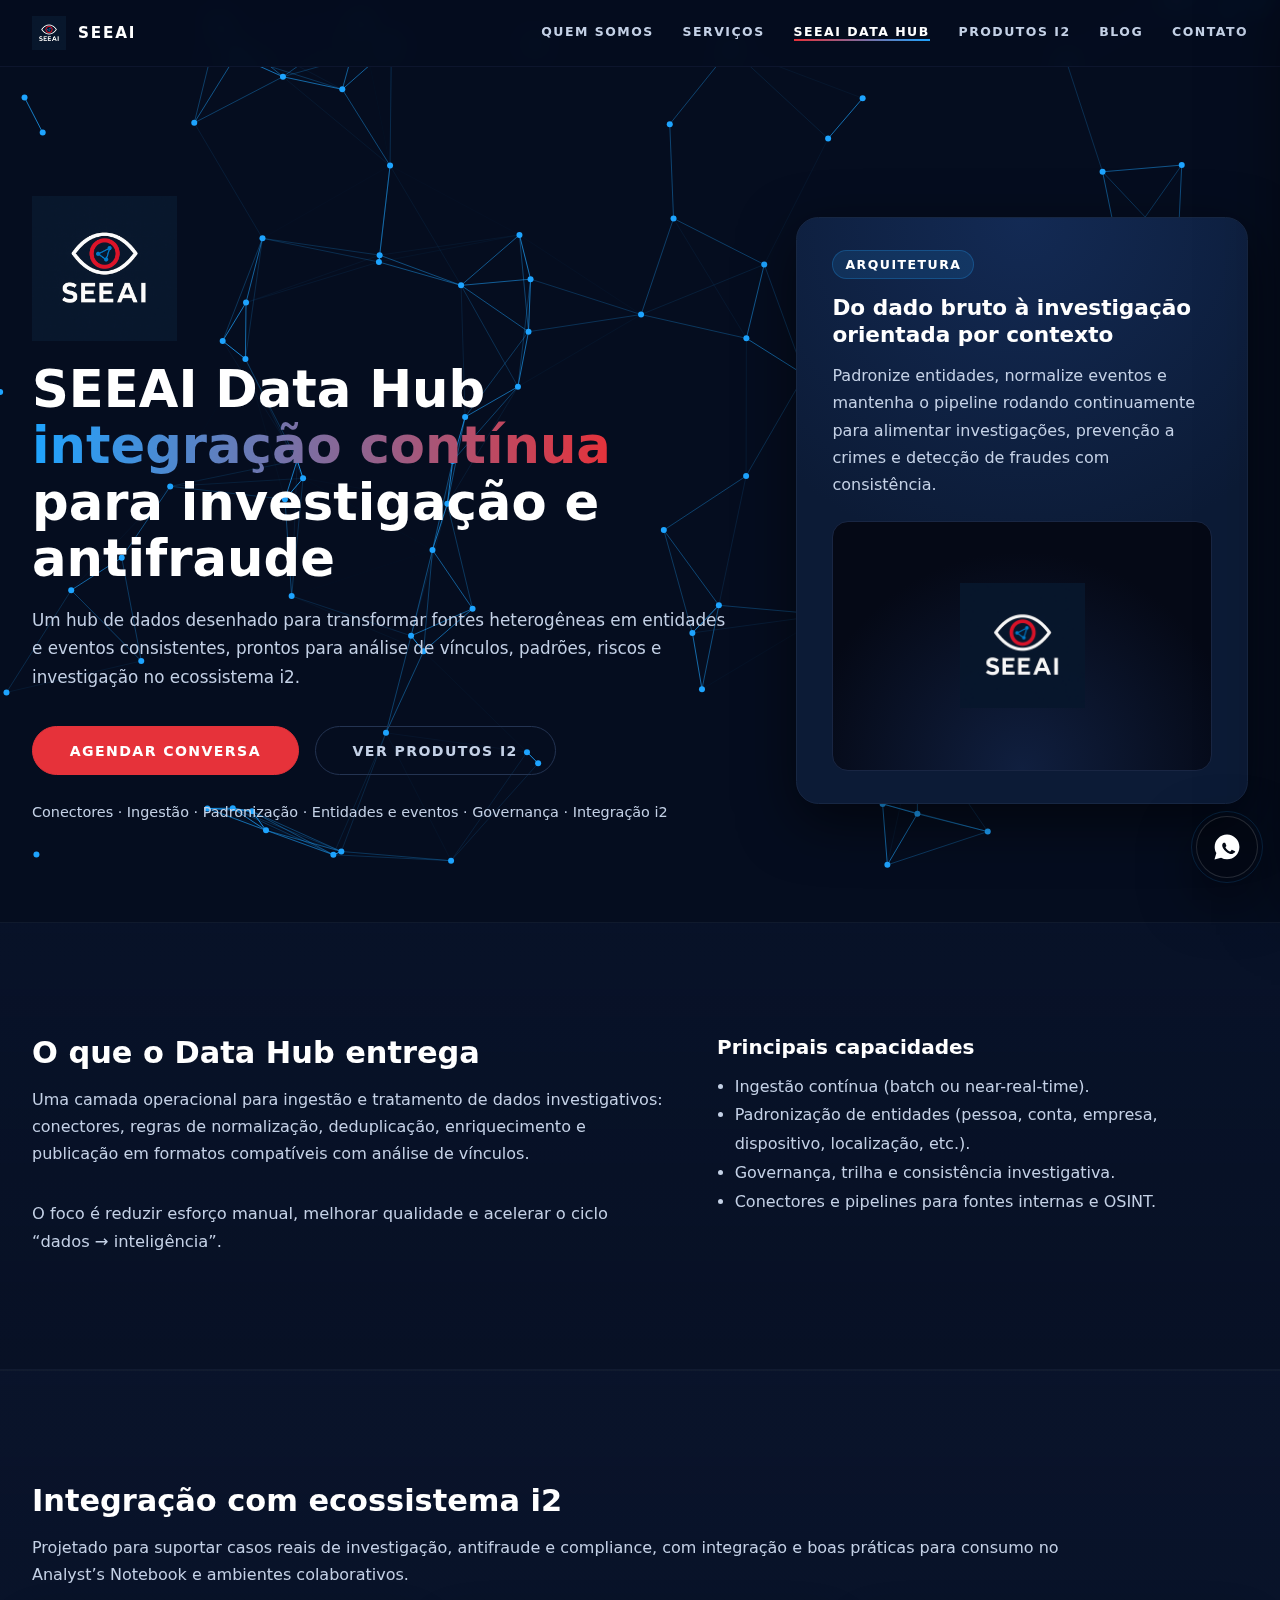
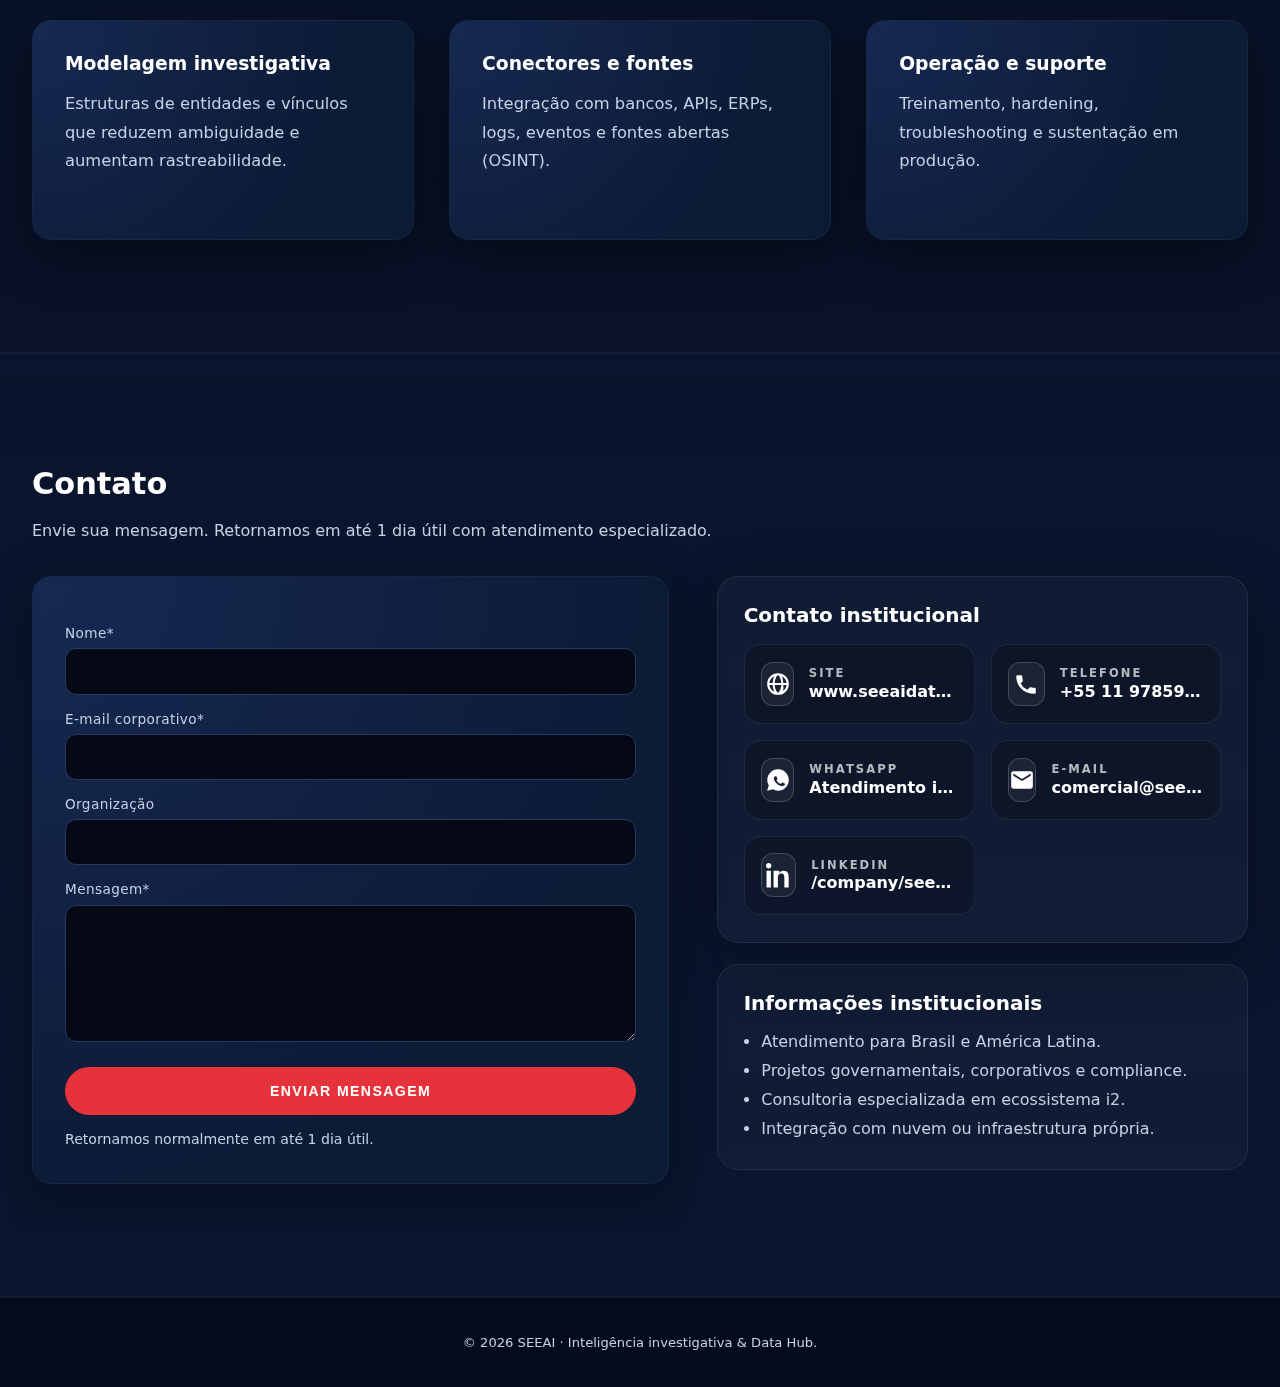
<file: datahub.html>
<!DOCTYPE html>
<html lang="pt-BR">
<head>
  <meta charset="UTF-8" />
  <title>SEEAI Data Hub | Integração & Inteligência Investigativa</title>
  <meta name="viewport" content="width=device-width, initial-scale=1.0" />
  <link rel="stylesheet" href="style.css" />
</head>

<body>
  <canvas id="network-bg"></canvas>

  <div class="content-wrapper">

    <!-- HEADER -->
    <header>
      <div class="nav-inner">

        <a href="index.html#top" class="brand">
          <img src="img/seeai-logo.png" alt="Logotipo SEEAI" class="logo-small" />
          <span class="brand-name">SEEAI</span>
        </a>

        <!-- NAV DESKTOP -->
        <nav class="nav-desktop" aria-label="Navegação principal">
          <ul>
            <li><a href="index.html#quem-somos">Quem somos</a></li>
            <li><a href="index.html#servicos">Serviços</a></li>
            <li><a href="datahub.html" class="is-active">SEEAI Data Hub</a></li>
            <li><a href="produtos-i2.html">Produtos i2</a></li>
            <li><a href="index.html#blog">Blog</a></li>
            <li><a href="index.html#contato">Contato</a></li>
          </ul>
        </nav>

        <!-- BOTÃO MOBILE -->
        <button class="nav-toggle"
                type="button"
                aria-label="Abrir menu"
                aria-controls="mobile-nav"
                aria-expanded="false">
          <span class="nav-toggle-lines" aria-hidden="true"></span>
        </button>
      </div>

      <!-- NAV MOBILE -->
      <div id="mobile-nav" class="nav-mobile" aria-hidden="true">
        <div class="nav-mobile-inner">
          <div class="nav-mobile-top">
            <span class="nav-mobile-title">Menu</span>
            <button class="nav-close" type="button" aria-label="Fechar menu">
              <span aria-hidden="true">×</span>
            </button>
          </div>

          <a href="index.html#quem-somos" class="nav-mobile-link">Quem somos</a>
          <a href="index.html#servicos" class="nav-mobile-link">Serviços</a>
          <a href="datahub.html" class="nav-mobile-link is-active">SEEAI Data Hub</a>
          <a href="produtos-i2.html" class="nav-mobile-link">Produtos i2</a>
          <a href="index.html#blog" class="nav-mobile-link">Blog</a>
          <a href="index.html#contato" class="nav-mobile-link">Contato</a>
        </div>
      </div>

      <div class="nav-overlay" aria-hidden="true"></div>
    </header>

    <!-- HERO -->
    <section class="hero" id="top">
      <div class="hero-left">
        <img src="img/seeai-logo.png" class="logo-hero" alt="SEEAI Logo">

        <h1 class="hero-title">
          SEEAI Data Hub<br>
          <span class="hero-highlight">integração contínua</span> para investigação e antifraude
        </h1>

        <p class="hero-subtitle">
          Um hub de dados desenhado para transformar fontes heterogêneas em entidades e eventos consistentes,
          prontos para análise de vínculos, padrões, riscos e investigação no ecossistema i2.
        </p>

        <div class="hero-actions">
          <a href="index.html#contato" class="btn btn-primary">Agendar conversa</a>
          <a href="produtos-i2.html" class="btn btn-secondary">Ver produtos i2</a>
        </div>

        <p class="hero-meta">
          Conectores · Ingestão · Padronização · Entidades e eventos · Governança · Integração i2
        </p>
      </div>

      <aside class="hero-panel">
        <span class="badge">Arquitetura</span>
        <h2>Do dado bruto à investigação orientada por contexto</h2>
        <p>
          Padronize entidades, normalize eventos e mantenha o pipeline rodando continuamente para alimentar
          investigações, prevenção a crimes e detecção de fraudes com consistência.
        </p>

        <div class="network">
          <div class="network-logo">
            <img src="img/seeai-logo.png" class="logo-network" alt="SEEAI">
          </div>
        </div>
      </aside>
    </section>

    <!-- BLOCO 1 -->
    <section class="section-large section-block alt1">
      <div class="two-column">
        <div>
          <h2 class="section-title">O que o Data Hub entrega</h2>
          <p class="section-sub">
            Uma camada operacional para ingestão e tratamento de dados investigativos: conectores, regras de normalização,
            deduplicação, enriquecimento e publicação em formatos compatíveis com análise de vínculos.
          </p>
          <p class="text-body">
            O foco é reduzir esforço manual, melhorar qualidade e acelerar o ciclo “dados → inteligência”.
          </p>
        </div>

        <div>
          <h3 class="section-title small">Principais capacidades</h3>
          <ul class="list">
            <li>Ingestão contínua (batch ou near-real-time).</li>
            <li>Padronização de entidades (pessoa, conta, empresa, dispositivo, localização, etc.).</li>
            <li>Governança, trilha e consistência investigativa.</li>
            <li>Conectores e pipelines para fontes internas e OSINT.</li>
          </ul>
        </div>
      </div>
    </section>

    <!-- BLOCO 2 -->
    <section class="section-large section-block alt2">
      <h2 class="section-title">Integração com ecossistema i2</h2>
      <p class="section-sub">
        Projetado para suportar casos reais de investigação, antifraude e compliance, com integração e boas práticas
        para consumo no Analyst’s Notebook e ambientes colaborativos.
      </p>

      <div class="grid-3">
        <article class="card tall-card">
          <h3>Modelagem investigativa</h3>
          <p class="text-body">Estruturas de entidades e vínculos que reduzem ambiguidade e aumentam rastreabilidade.</p>
        </article>

        <article class="card tall-card">
          <h3>Conectores e fontes</h3>
          <p class="text-body">Integração com bancos, APIs, ERPs, logs, eventos e fontes abertas (OSINT).</p>
        </article>

        <article class="card tall-card">
          <h3>Operação e suporte</h3>
          <p class="text-body">Treinamento, hardening, troubleshooting e sustentação em produção.</p>
        </article>
      </div>
    </section>

    <!-- CONTATO -->
    <section class="section-large section-block alt3" id="contato">
      <h2 class="section-title">Contato</h2>
      <p class="section-sub">
        Envie sua mensagem. Retornamos em até 1 dia útil com atendimento especializado.
      </p>

      <div class="two-column">
        <form class="contact-form"
              action="https://script.google.com/macros/s/AKfycbxCF6YKVuxBnIha5T504vrJXnzEMfhh_y2KzW88ejnf9VerBnwmDnGpl0Wh7CGLG7mo4g/exec"
              method="POST">

          <label for="nome">Nome*</label>
          <input id="nome" name="name" type="text" required />

          <label for="email">E-mail corporativo*</label>
          <input id="email" name="email" type="email" required />

          <label for="org">Organização</label>
          <input id="org" name="organization" type="text" />

          <label for="msg">Mensagem*</label>
          <textarea id="msg" name="message" rows="6" required></textarea>

          <button type="submit" class="btn btn-primary full-btn">Enviar mensagem</button>
          <p class="form-note">Retornamos normalmente em até 1 dia útil.</p>
        </form>

        <div class="contact-right">
          <div class="contact-card-panel">
            <h3 class="section-title small">Contato institucional</h3>

            <div class="contact-cards">
              <a class="contact-item" href="https://www.seeaidata.com.br" target="_blank" rel="noopener noreferrer">
                <span class="icon-wrap" aria-hidden="true">
                  <svg viewBox="0 0 24 24"><path d="M12 2a10 10 0 100 20 10 10 0 000-20zm7.93 9H16.9a15.5 15.5 0 00-1.35-6.06A8.02 8.02 0 0119.93 11zM12 4c.86 0 2.44 2.23 3.14 7H8.86C9.56 6.23 11.14 4 12 4zM4.07 13H7.1a15.5 15.5 0 001.35 6.06A8.02 8.02 0 014.07 13zM7.1 11H4.07a8.02 8.02 0 014.38-6.06A15.5 15.5 0 007.1 11zm1.76 2h6.28c-.7 4.77-2.28 7-3.14 7-.86 0-2.44-2.23-3.14-7zm7.76 6.06A15.5 15.5 0 0016.9 13h3.03a8.02 8.02 0 01-4.41 6.06z"/></svg>
                </span>
                <span class="contact-text">
                  <span class="contact-label">Site</span>
                  <span class="contact-value">www.seeaidata.com.br</span>
                </span>
              </a>

              <a class="contact-item" href="tel:+5511978596000">
                <span class="icon-wrap" aria-hidden="true">
                  <svg viewBox="0 0 24 24"><path d="M6.62 10.79a15.05 15.05 0 006.59 6.59l2.2-2.2a1 1 0 011.01-.24c1.12.37 2.33.57 3.58.57a1 1 0 011 1V20a1 1 0 01-1 1C10.07 21 3 13.93 3 5a1 1 0 011-1h3.5a1 1 0 011 1c0 1.25.2 2.46.57 3.58a1 1 0 01-.24 1.01l-2.2 2.2z"/></svg>
                </span>
                <span class="contact-text">
                  <span class="contact-label">Telefone</span>
                  <span class="contact-value">+55 11 97859-6000</span>
                </span>
              </a>

              <a class="contact-item" href="https://wa.me/5511978596000" target="_blank" rel="noopener noreferrer">
                <span class="icon-wrap" aria-hidden="true">
                  <svg viewBox="0 0 24 24"><path d="M12.04 2C6.58 2 2.14 6.44 2.14 11.9c0 1.74.46 3.44 1.34 4.95L2 22l5.26-1.38a9.86 9.86 0 004.78 1.22h.01c5.46 0 9.9-4.44 9.9-9.9S17.5 2 12.04 2zm5.77 14.29c-.24.67-1.18 1.28-1.63 1.35-.41.06-.93.09-1.5-.1-.35-.11-.8-.26-1.38-.51-2.43-1.05-4.02-3.48-4.14-3.65-.12-.17-.99-1.32-.99-2.52 0-1.2.63-1.79.85-2.03.22-.24.48-.3.64-.3h.46c.15 0 .35-.06.55.42.2.48.7 1.67.76 1.79.06.12.1.26.02.42-.08.17-.12.26-.24.4-.12.14-.25.31-.35.42-.12.12-.25.26-.1.51.15.26.66 1.1 1.42 1.78.98.88 1.81 1.15 2.07 1.28.26.12.41.11.57-.07.16-.18.65-.76.83-1.02.18-.26.35-.22.59-.13.24.09 1.5.71 1.76.84.26.13.43.2.49.31.06.11.06.65-.18 1.32z"/></svg>
                </span>
                <span class="contact-text">
                  <span class="contact-label">WhatsApp</span>
                  <span class="contact-value">Atendimento imediato</span>
                </span>
              </a>

              <a class="contact-item" href="mailto:comercial@seeaidata.com.br">
                <span class="icon-wrap" aria-hidden="true">
                  <svg viewBox="0 0 24 24"><path d="M20 4H4a2 2 0 00-2 2v12a2 2 0 002 2h16a2 2 0 002-2V6a2 2 0 00-2-2zm0 4l-8 5-8-5V6l8 5 8-5v2z"/></svg>
                </span>
                <span class="contact-text">
                  <span class="contact-label">E-mail</span>
                  <span class="contact-value">comercial@seeaidata.com.br</span>
                </span>
              </a>

              <a class="contact-item" href="https://www.linkedin.com/company/seeai-data" target="_blank" rel="noopener noreferrer">
                <span class="icon-wrap" aria-hidden="true">
                  <svg viewBox="0 0 24 24"><path d="M4.98 3.5C4.98 4.88 3.87 6 2.5 6S0 4.88 0 3.5 1.12 1 2.5 1 4.98 2.12 4.98 3.5zM0.5 23.5h4V7.98h-4V23.5zM8.5 7.98h3.83v2.12h.06c.53-1 1.83-2.12 3.77-2.12 4.03 0 4.78 2.65 4.78 6.1v9.42h-4v-8.35c0-1.99-.04-4.55-2.77-4.55-2.77 0-3.19 2.16-3.19 4.4v8.5h-4V7.98z"/></svg>
                </span>
                <span class="contact-text">
                  <span class="contact-label">LinkedIn</span>
                  <span class="contact-value">/company/seeai-data</span>
                </span>
              </a>
            </div>
          </div>

          <div class="institutional-panel">
            <h3 class="section-title small">Informações institucionais</h3>
            <ul class="list">
              <li>Atendimento para Brasil e América Latina.</li>
              <li>Projetos governamentais, corporativos e compliance.</li>
              <li>Consultoria especializada em ecossistema i2.</li>
              <li>Integração com nuvem ou infraestrutura própria.</li>
            </ul>
          </div>
        </div>
      </div>
    </section>

    <footer>
      © <span id="year"></span> SEEAI · Inteligência investigativa & Data Hub.
    </footer>

  </div>

  <a class="whatsapp-float"
     href="https://wa.me/5511978596000"
     target="_blank"
     rel="noopener noreferrer"
     aria-label="Fale conosco no WhatsApp">
    <span class="whatsapp-float__ring" aria-hidden="true"></span>
    <svg viewBox="0 0 24 24" aria-hidden="true">
      <path d="M12.04 2C6.58 2 2.14 6.44 2.14 11.9c0 1.74.46 3.44 1.34 4.95L2 22l5.26-1.38a9.86 9.86 0 004.78 1.22h.01c5.46 0 9.9-4.44 9.9-9.9S17.5 2 12.04 2zm5.77 14.29c-.24.67-1.18 1.28-1.63 1.35-.41.06-.93.09-1.5-.1-.35-.11-.8-.26-1.38-.51-2.43-1.05-4.02-3.48-4.14-3.65-.12-.17-.99-1.32-.99-2.52 0-1.2.63-1.79.85-2.03.22-.24.48-.3.64-.3h.46c.15 0 .35-.06.55.42.2.48.7 1.67.76 1.79.06.12.1.26.02.42-.08.17-.12.26-.24.4-.12.14-.25.31-.35.42-.12.12-.25.26-.1.51.15.26.66 1.1 1.42 1.78.98.88 1.81 1.15 2.07 1.28.26.12.41.11.57-.07.16-.18.65-.76.83-1.02.18-.26.35-.22.59-.13.24.09 1.5.71 1.76.84.26.13.43.2.49.31.06.11.06.65-.18 1.32z"/>
    </svg>
  </a>

  <script>
    document.getElementById("year").textContent = new Date().getFullYear();

    const canvas = document.getElementById("network-bg");
    const ctx = canvas.getContext("2d");

    function resize() {
      canvas.width = window.innerWidth;
      canvas.height = window.innerHeight;
    }
    resize();
    window.addEventListener("resize", resize);

    let nodes = [];
    const NODE_COUNT = 90;
    const MAX_DISTANCE = 150;

    function initNodes() {
      nodes = [];
      for (let i = 0; i < NODE_COUNT; i++) {
        nodes.push({
          x: Math.random() * canvas.width,
          y: Math.random() * canvas.height,
          vx: (Math.random() - 0.5) * 0.6,
          vy: (Math.random() - 0.5) * 0.6
        });
      }
    }
    initNodes();

    function animate() {
      ctx.clearRect(0, 0, canvas.width, canvas.height);

      ctx.fillStyle = "rgba(5, 13, 31, 1)";
      ctx.fillRect(0, 0, canvas.width, canvas.height);

      nodes.forEach(node => {
        node.x += node.vx;
        node.y += node.vy;

        if (node.x < 0 || node.x > canvas.width) node.vx *= -1;
        if (node.y < 0 || node.y > canvas.height) node.vy *= -1;

        ctx.beginPath();
        ctx.arc(node.x, node.y, 3, 0, Math.PI * 2);
        ctx.fillStyle = "#1ea4ff";
        ctx.fill();

        if (Math.random() < 0.003) {
          ctx.beginPath();
          ctx.arc(node.x, node.y, 4, 0, Math.PI * 2);
          ctx.fillStyle = "#e6323a";
          ctx.fill();
        }
      });

      for (let a = 0; a < NODE_COUNT; a++) {
        for (let b = a + 1; b < NODE_COUNT; b++) {
          const dx = nodes[a].x - nodes[b].x;
          const dy = nodes[a].y - nodes[b].y;
          const dist = Math.sqrt(dx * dx + dy * dy);

          if (dist < MAX_DISTANCE) {
            ctx.strokeStyle = "rgba(30, 164, 255," + (1 - dist / MAX_DISTANCE) + ")";
            ctx.lineWidth = 1;
            ctx.beginPath();
            ctx.moveTo(nodes[a].x, nodes[a].y);
            ctx.lineTo(nodes[b].x, nodes[b].y);
            ctx.stroke();
          }
        }
      }

      requestAnimationFrame(animate);
    }
    animate();

    (function () {
      const root = document.documentElement;
      const toggle = document.querySelector(".nav-toggle");
      const drawer = document.getElementById("mobile-nav");
      const overlay = document.querySelector(".nav-overlay");
      const closeBtn = document.querySelector(".nav-close");
      const links = document.querySelectorAll(".nav-mobile-link, .nav-mobile-sublink");

      if (!toggle || !drawer || !overlay || !closeBtn) return;

      function openNav() {
        root.classList.add("nav-open");
        toggle.setAttribute("aria-expanded", "true");
        drawer.setAttribute("aria-hidden", "false");
        overlay.setAttribute("aria-hidden", "false");
        document.body.style.overflow = "hidden";
      }

      function closeNav() {
        root.classList.remove("nav-open");
        toggle.setAttribute("aria-expanded", "false");
        drawer.setAttribute("aria-hidden", "true");
        overlay.setAttribute("aria-hidden", "true");
        document.body.style.overflow = "";
      }

      toggle.addEventListener("click", () => {
        const isOpen = root.classList.contains("nav-open");
        isOpen ? closeNav() : openNav();
      });

      closeBtn.addEventListener("click", closeNav);
      overlay.addEventListener("click", closeNav);

      links.forEach(a => a.addEventListener("click", closeNav));

      document.addEventListener("keydown", (e) => {
        if (e.key === "Escape") closeNav();
      });
    })();
  </script>
</body>
</html>
</file>
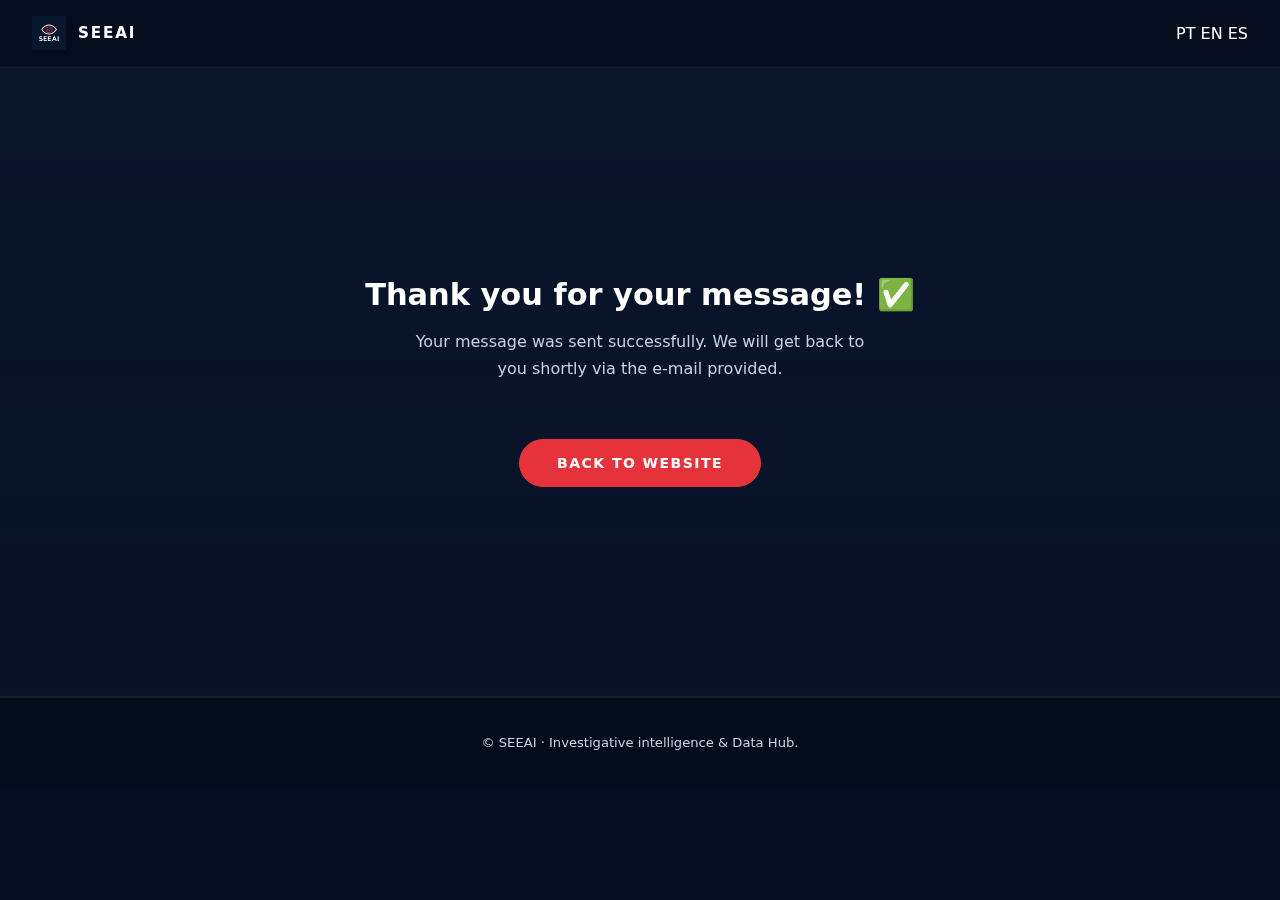
<file: obrigado-en.html>
<!DOCTYPE html>

<html lang="en">
<head>
<meta charset="utf-8"/>
<title>Message sent | SEEAI</title>
<meta content="width=device-width, initial-scale=1.0" name="viewport"/>
<link href="style.css" rel="stylesheet"/>
<link href="https://seeaidata.com.br/obrigado.html" hreflang="pt-BR" rel="alternate"/>
<link href="https://seeaidata.com.br/obrigado-en.html" hreflang="en" rel="alternate"/>
<link href="https://seeaidata.com.br/obrigado-es.html" hreflang="es" rel="alternate"/>
<link href="https://seeaidata.com.br/obrigado.html" hreflang="x-default" rel="alternate"/>
</head>
<body>
<canvas id="network-bg"></canvas>
<div class="content-wrapper">
<header>
<div class="nav-inner">
<a class="brand" href="index-en.html#top">
<img alt="SEEAI logo" class="logo-small" src="img/seeai-logo.png"/>
<span class="brand-name">SEEAI</span>
</a>
<div aria-label="Language selection" class="lang-switch"><a href="obrigado.html" lang="pt-BR">PT</a>
          <a class="is-active" href="obrigado-en.html" lang="en">EN</a>
          <a href="obrigado-es.html" lang="es">ES</a></div></div>
</header>
<main class="section-large section-block alt2" style="min-height:70vh; display:flex; align-items:center; justify-content:center; flex-direction:column; text-align:center;">
<h1 class="section-title">Thank you for your message! ✅</h1>
<p class="section-sub" style="max-width:30rem;">Your message was sent successfully. We will get back to you shortly via the e-mail provided.</p>
<a class="btn btn-primary" href="index-en.html#top" style="margin-top:1.5rem;">Back to website</a>
</main>
<footer>
      © <span id="year"></span>SEEAI · Investigative intelligence &amp; Data Hub.</footer>
</div>
<script></script></body></html>
</file>
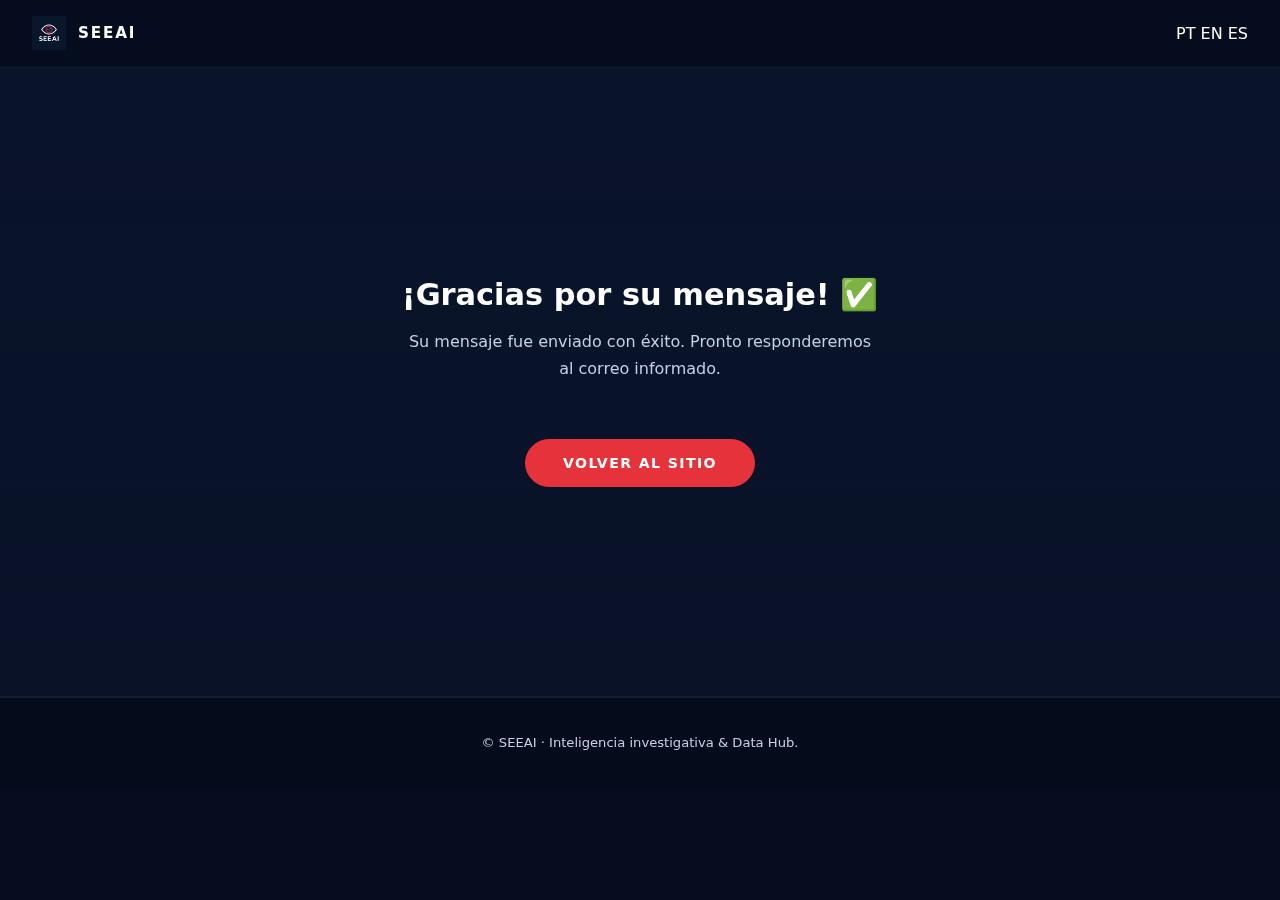
<file: obrigado-es.html>
<!DOCTYPE html>

<html lang="es">
<head>
<meta charset="utf-8"/>
<title>Mensaje enviado | SEEAI</title>
<meta content="width=device-width, initial-scale=1.0" name="viewport"/>
<link href="style.css" rel="stylesheet"/>
<link href="https://seeaidata.com.br/obrigado.html" hreflang="pt-BR" rel="alternate"/>
<link href="https://seeaidata.com.br/obrigado-en.html" hreflang="en" rel="alternate"/>
<link href="https://seeaidata.com.br/obrigado-es.html" hreflang="es" rel="alternate"/>
<link href="https://seeaidata.com.br/obrigado.html" hreflang="x-default" rel="alternate"/>
</head>
<body>
<canvas id="network-bg"></canvas>
<div class="content-wrapper">
<header>
<div class="nav-inner">
<a class="brand" href="index-es.html#top">
<img alt="Logotipo SEEAI" class="logo-small" src="img/seeai-logo.png"/>
<span class="brand-name">SEEAI</span>
</a>
<div aria-label="Selección de idioma" class="lang-switch"><a href="obrigado.html" lang="pt-BR">PT</a>
          <a href="obrigado-en.html" lang="en">EN</a>
          <a class="is-active" href="obrigado-es.html" lang="es">ES</a></div></div>
</header>
<main class="section-large section-block alt2" style="min-height:70vh; display:flex; align-items:center; justify-content:center; flex-direction:column; text-align:center;">
<h1 class="section-title">¡Gracias por su mensaje! ✅</h1>
<p class="section-sub" style="max-width:30rem;">Su mensaje fue enviado con éxito. Pronto responderemos al correo informado.</p>
<a class="btn btn-primary" href="index-es.html#top" style="margin-top:1.5rem;">Volver al sitio</a>
</main>
<footer>
      © <span id="year"></span>SEEAI · Inteligencia investigativa &amp; Data Hub.</footer>
</div>
<script></script></body></html>
</file>
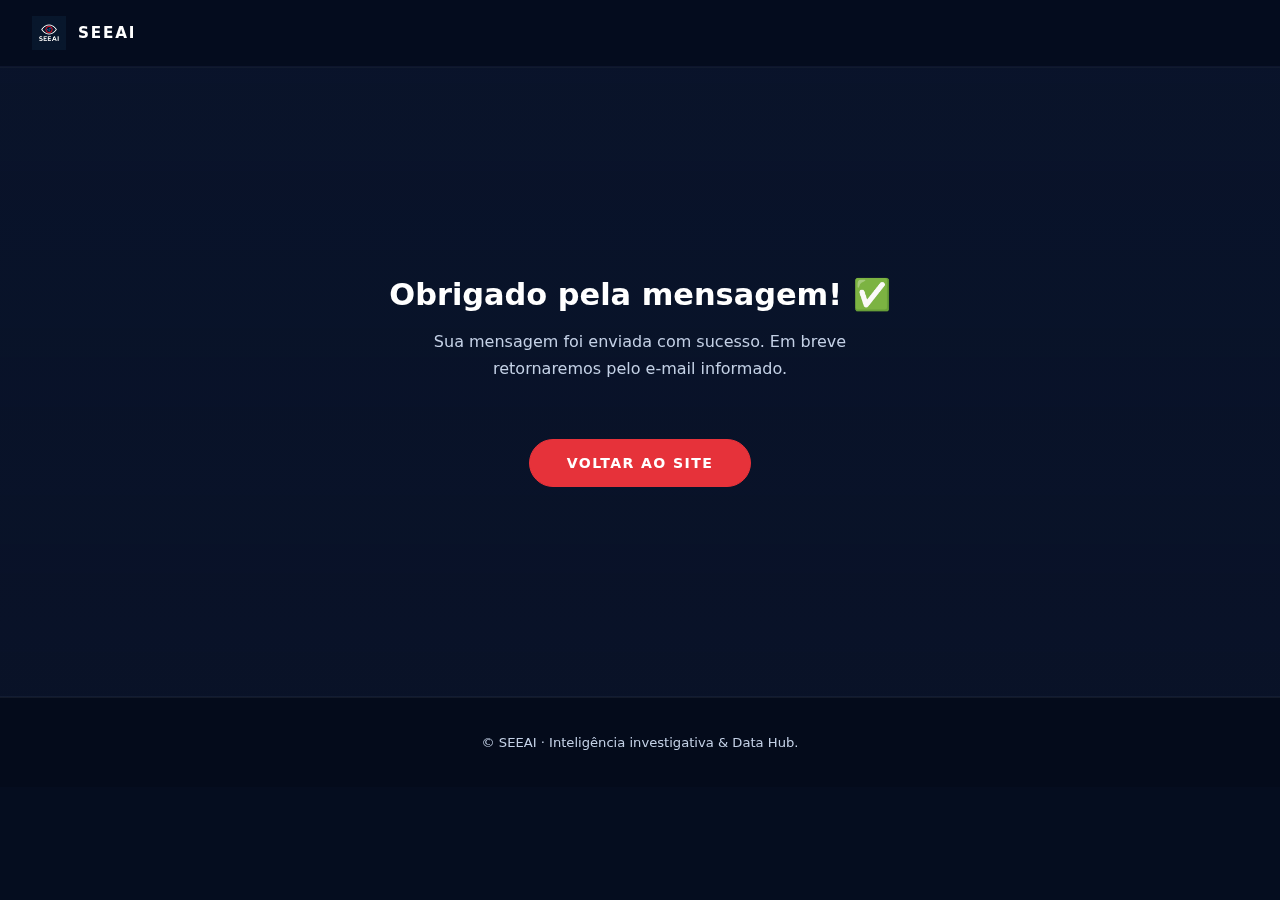
<file: obrigado.html>
<!DOCTYPE html>
<html lang="pt-BR">
<head>
  <meta charset="UTF-8" />
  <title>Mensagem enviada | SEEAI</title>
  <meta name="viewport" content="width=device-width, initial-scale=1.0" />
  <link rel="stylesheet" href="style.css" />
</head>

<body>

  <canvas id="network-bg"></canvas>

  <div class="content-wrapper">

    <header>
      <div class="nav-inner">
        <a href="index.html#top" class="brand">
          <img src="img/seeai-logo.png" alt="Logotipo SEEAI" class="logo-small" />
          <span class="brand-name">SEEAI</span>
        </a>
      </div>
    </header>

    <main class="section-large section-block alt2" style="min-height:70vh; display:flex; align-items:center; justify-content:center; flex-direction:column; text-align:center;">
      <h1 class="section-title">Obrigado pela mensagem! ✅</h1>
      <p class="section-sub" style="max-width:30rem;">
        Sua mensagem foi enviada com sucesso. Em breve retornaremos pelo e-mail informado.
      </p>

      <a href="index.html#top" class="btn btn-primary" style="margin-top:1.5rem;">
        Voltar ao site
      </a>
    </main>

    <footer>
      © <span id="year"></span> SEEAI · Inteligência investigativa & Data Hub.
    </footer>
  </div>

  <script>
    document.getElementById("year").textContent = new Date().getFullYear();

    const canvas = document.getElementById("network-bg");
    const ctx = canvas.getContext("2d");

    function resize() {
      canvas.width = window.innerWidth;
      canvas.height = window.innerHeight;
    }

    resize();
    window.addEventListener("resize", resize);

    let nodes = [];
    const NODE_COUNT = 70;
    const MAX_DISTANCE = 140;

    function initNodes() {
      nodes = [];
      for (let i = 0; i < NODE_COUNT; i++) {
        nodes.push({
          x: Math.random() * canvas.width,
          y: Math.random() * canvas.height,
          vx: (Math.random() - 0.5) * 0.5,
          vy: (Math.random() - 0.5) * 0.5
        });
      }
    }

    initNodes();

    function animate() {
      ctx.clearRect(0, 0, canvas.width, canvas.height);
      ctx.fillStyle = "rgba(5, 13, 31, 1)";
      ctx.fillRect(0, 0, canvas.width, canvas.height);

      nodes.forEach(node => {
        node.x += node.vx;
        node.y += node.vy;

        if (node.x < 0 || node.x > canvas.width) node.vx *= -1;
        if (node.y < 0 || node.y > canvas.height) node.vy *= -1;

        ctx.beginPath();
        ctx.arc(node.x, node.y, 3, 0, Math.PI * 2);
        ctx.fillStyle = "#1ea4ff";
        ctx.fill();

        if (Math.random() < 0.002) {
          ctx.beginPath();
          ctx.arc(node.x, node.y, 4, 0, Math.PI * 2);
          ctx.fillStyle = "#e6323a";
          ctx.fill();
        }
      });

      for (let a = 0; a < NODE_COUNT; a++) {
        for (let b = a + 1; b < NODE_COUNT; b++) {
          const dx = nodes[a].x - nodes[b].x;
          const dy = nodes[a].y - nodes[b].y;
          const dist = Math.sqrt(dx * dx + dy * dy);

          if (dist < MAX_DISTANCE) {
            ctx.strokeStyle = "rgba(30, 164, 255," + (1 - dist / MAX_DISTANCE) +
</file>
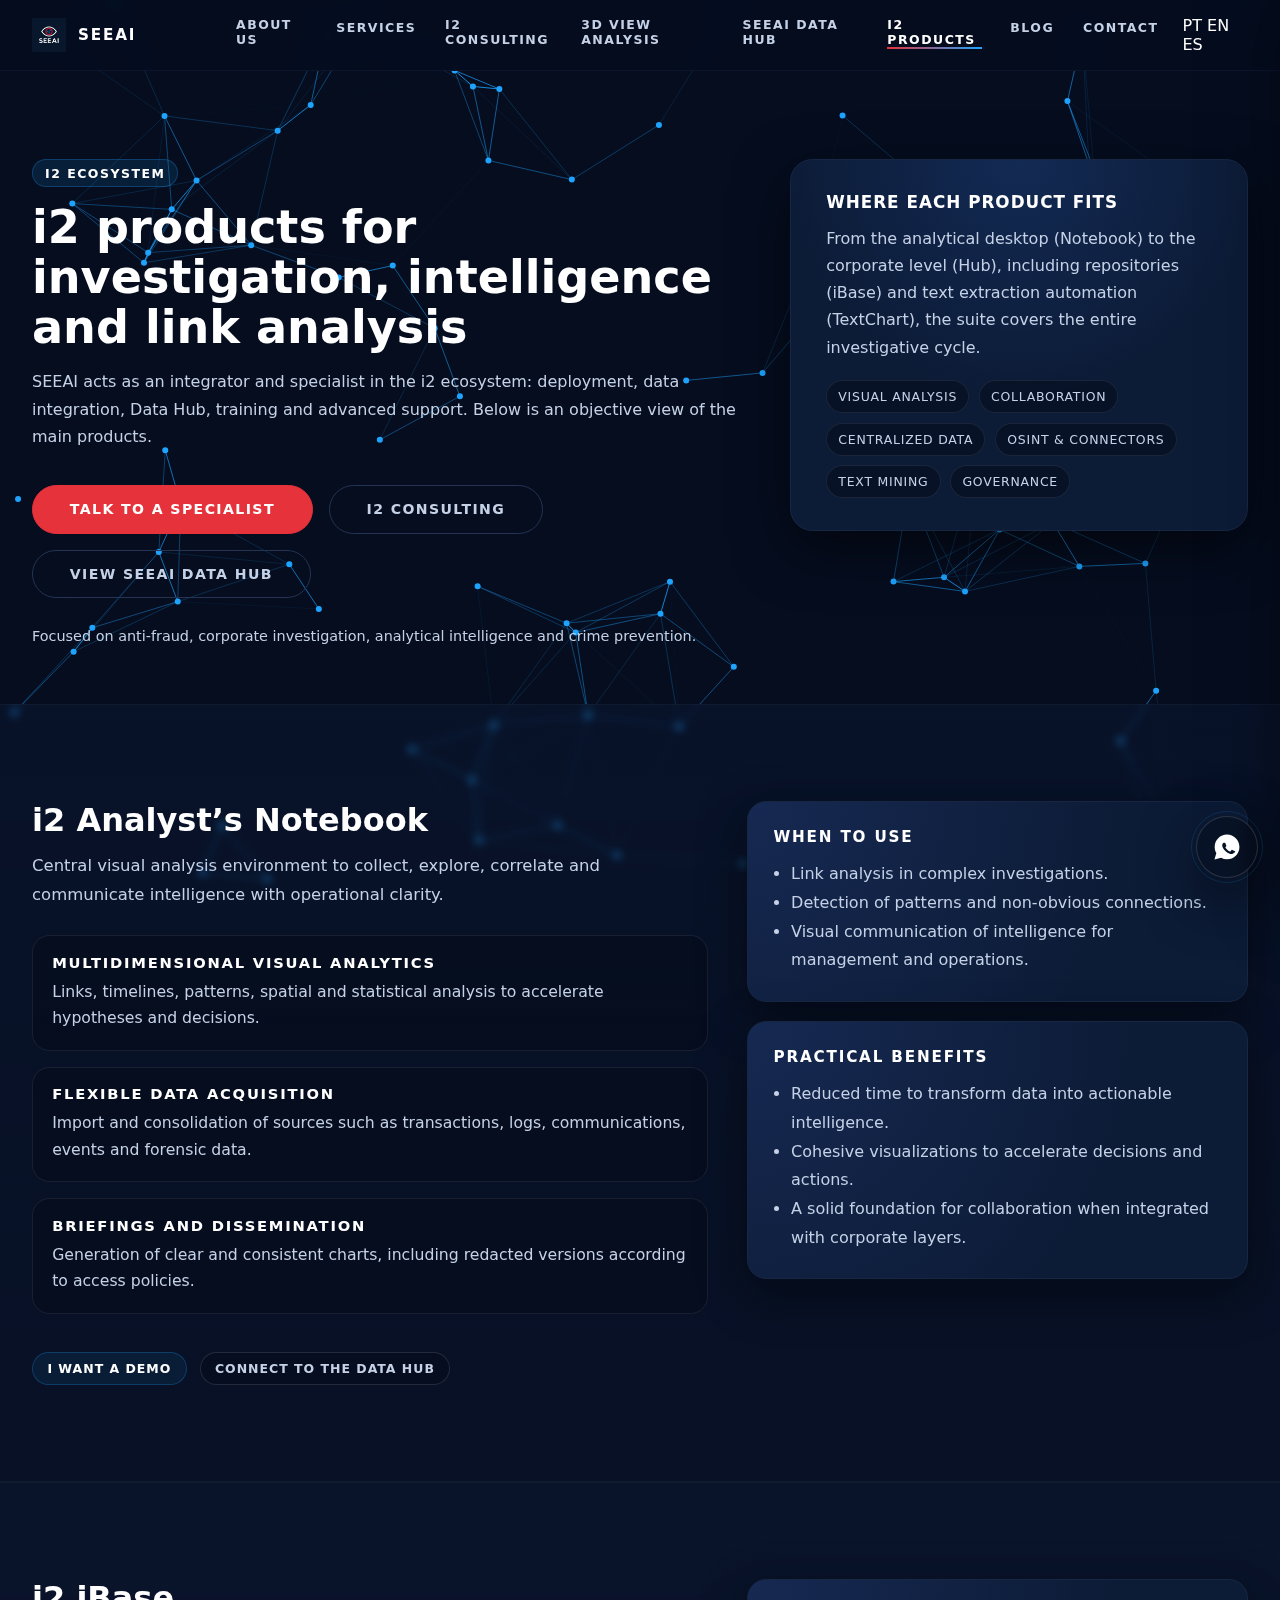
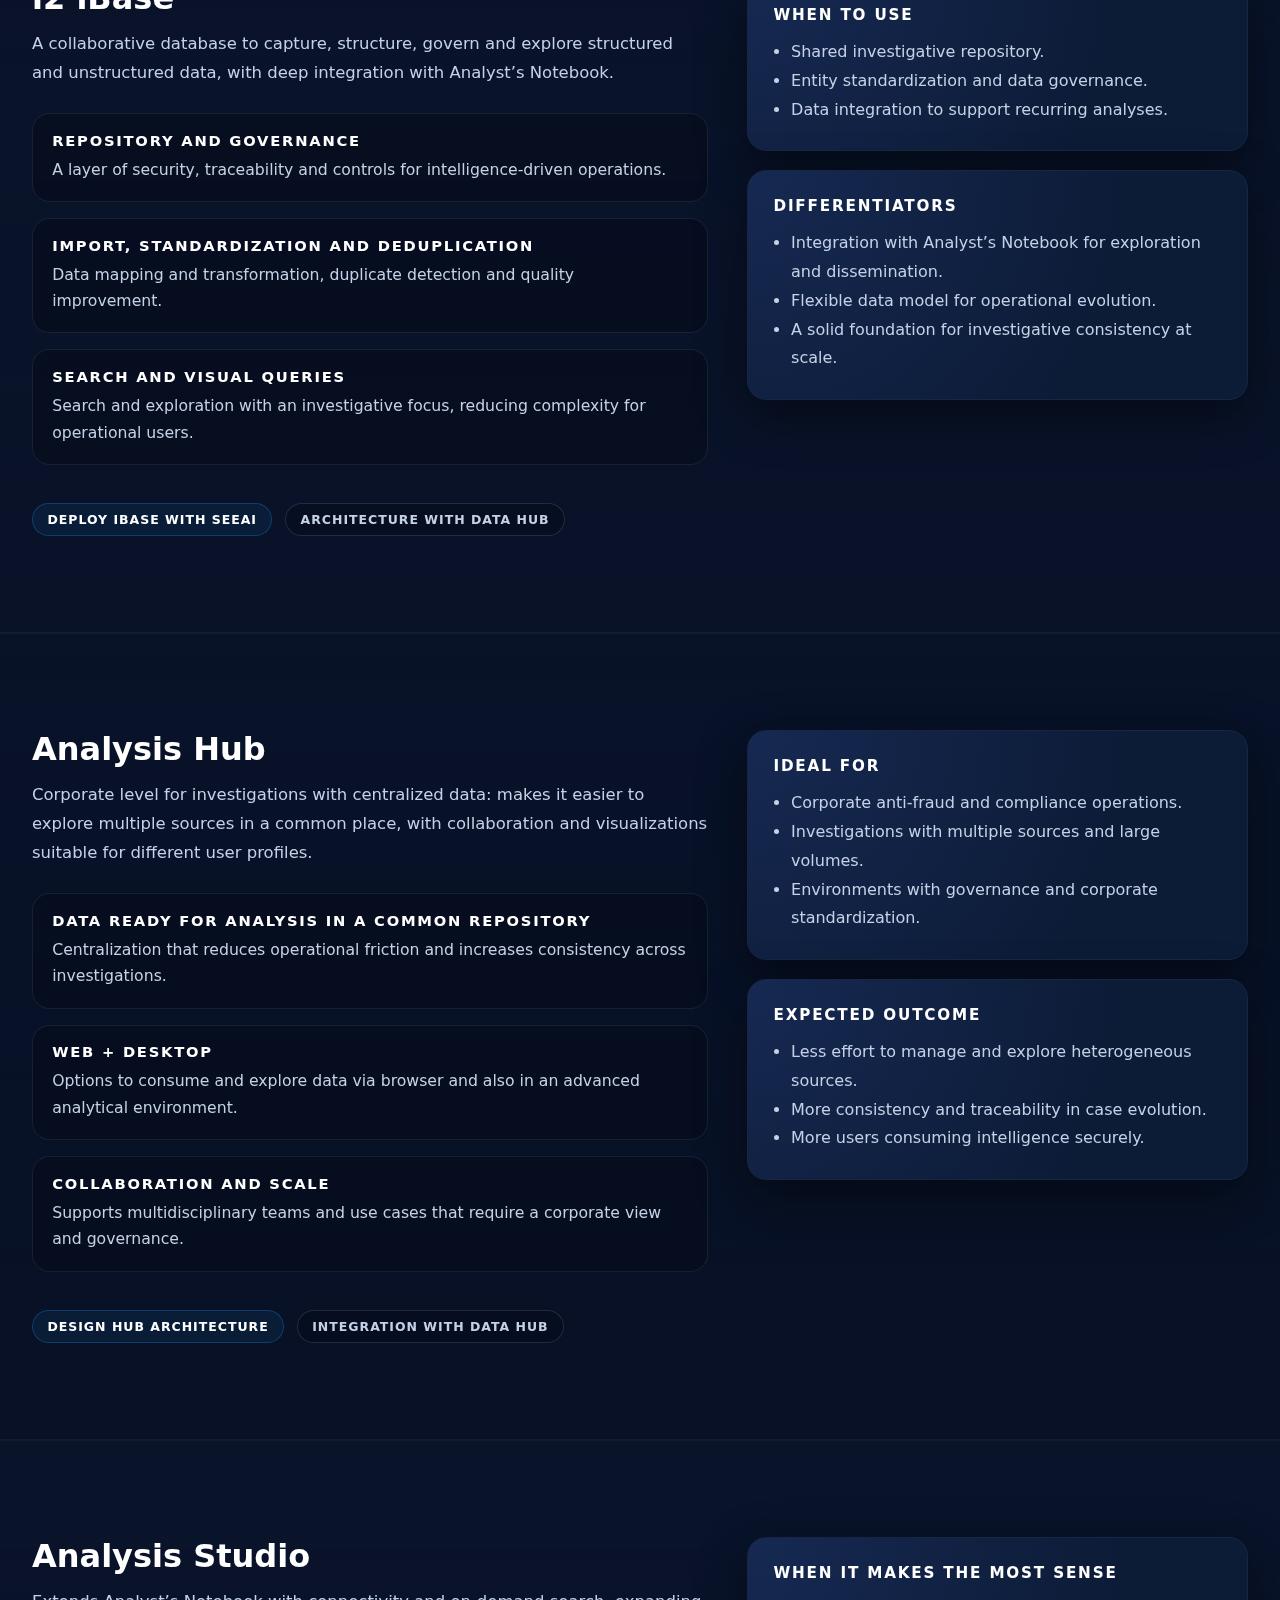
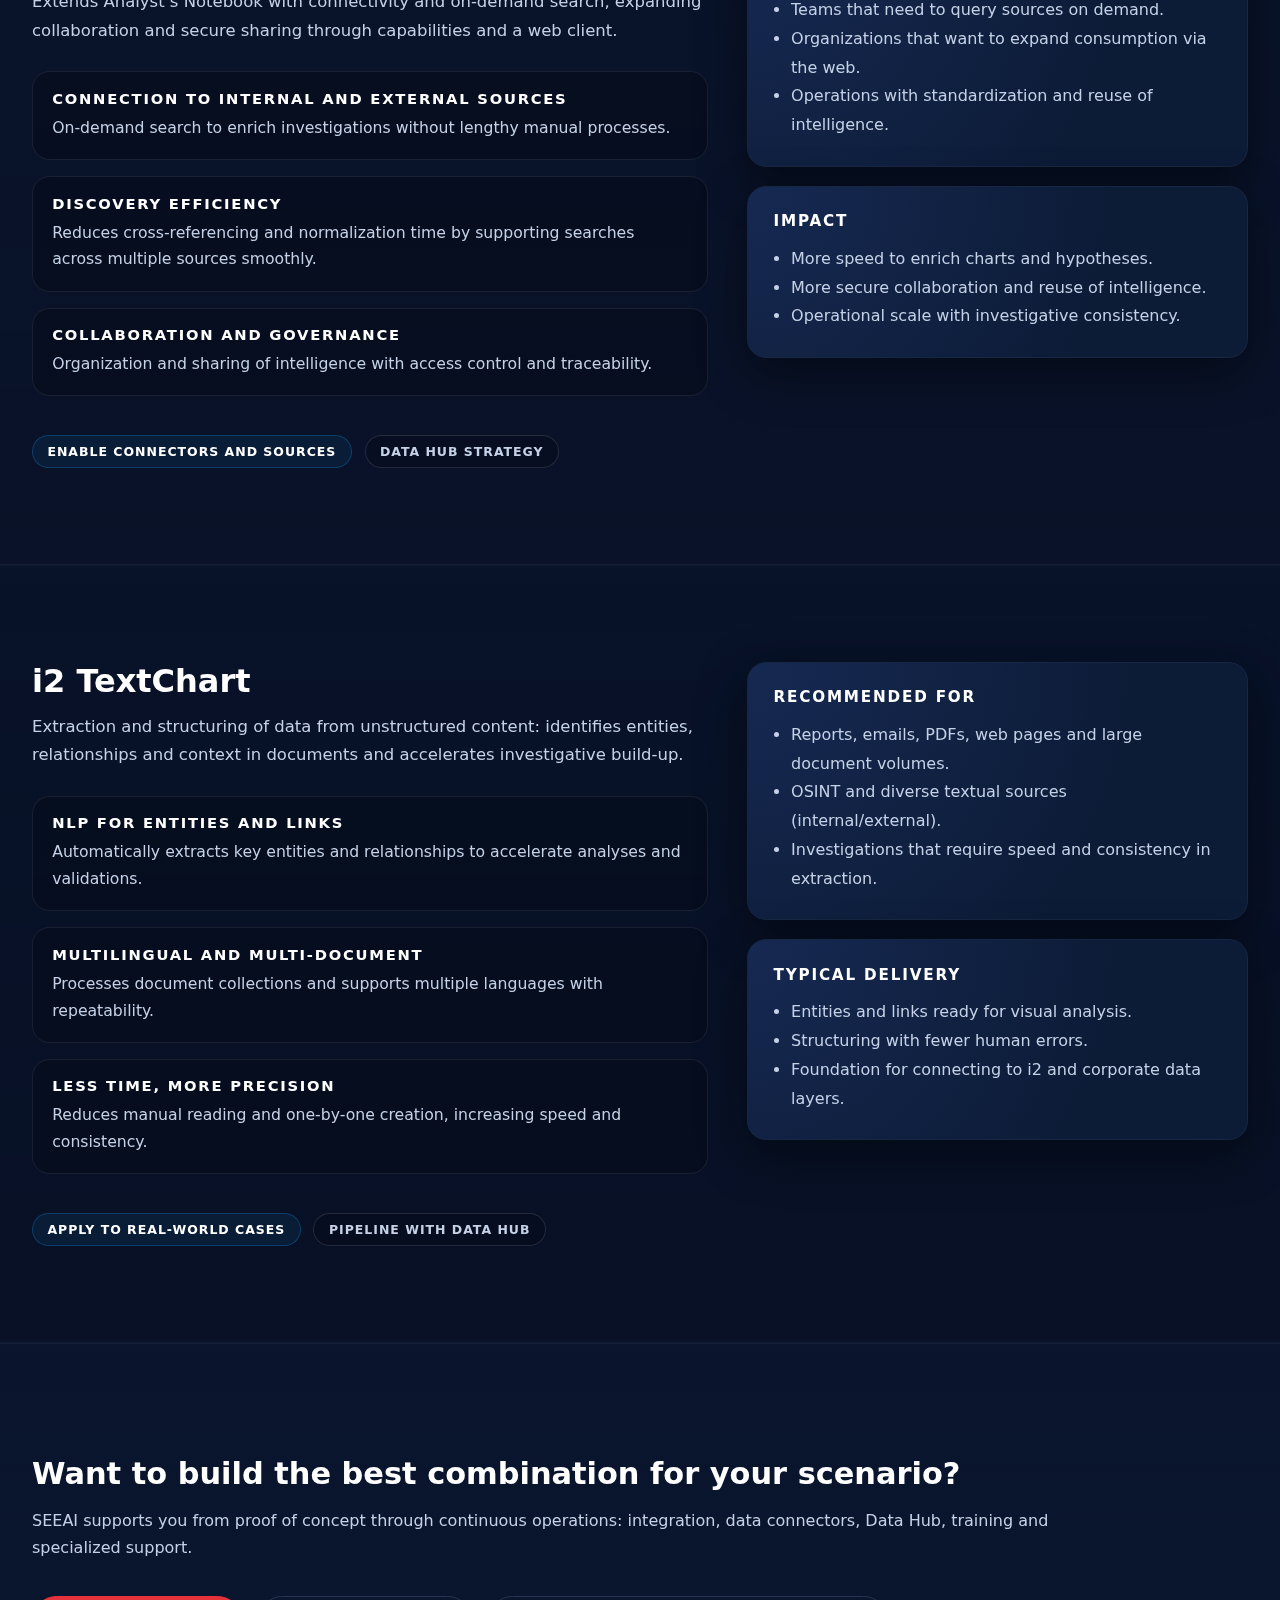
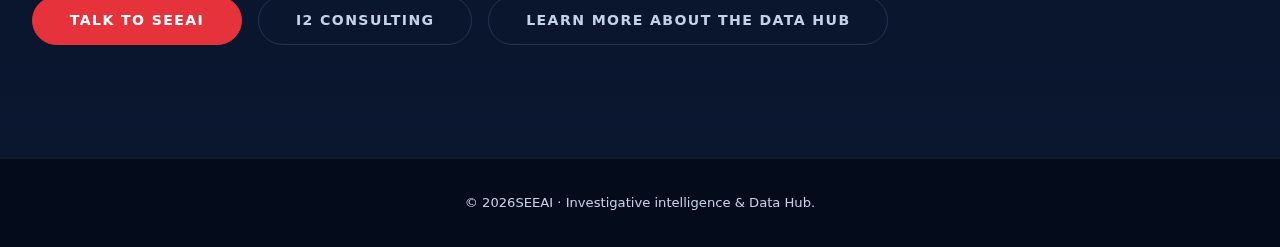
<file: produtos-i2-en.html>
<!DOCTYPE html>

<html lang="en">
<head>
<meta charset="utf-8"/>
<!-- SEO básico -->
<title>i2 Products | SEEAI | Analyst’s Notebook, iBase, Hub, Studio and TextChart</title>
<meta content="IBM i2 products for investigative intelligence and link analysis, with integration, Data Hub strategy and support from SEEAI." name="description"/>
<meta content="software i2, consulting i2, i2 Analyst’s Notebook, Analyst Notebook, iBase, Analysis Hub, Analysis Studio, i2 TextChart, intelligence investigativa, análise de links, anti-fraud, OSINT, investigation, crime prevention" name="keywords"/>
<meta content="index,follow,max-image-preview:large,max-snippet:-1,max-video-preview:-1" name="robots"/>
<link href="https://seeaidata.com.br/produtos-i2-en.html" rel="canonical"/>
<!-- Google Analytics GA4 -->
<script async="" src="https://www.googletagmanager.com/gtag/js?id=G-8H4KREJX27"></script>
<script>
    window.dataLayer = window.dataLayer || [];
    function gtag(){dataLayer.push(arguments);}
    gtag('js', new Date());
    gtag('config', 'G-8H4KREJX27');
  </script>
<!-- Open Graph / LinkedIn -->
<meta content="i2 Products | SEEAI | Analyst’s Notebook, iBase, Hub, Studio and TextChart" property="og:title"/>
<meta content="IBM i2 products for investigative intelligence and link analysis, with integration, Data Hub strategy and support from SEEAI." property="og:description"/>
<meta content="website" property="og:type"/>
<meta content="https://seeaidata.com.br/produtos-i2-en.html" property="og:url"/>
<meta content="width=device-width, initial-scale=1.0" name="viewport"/>
<link href="style.css" rel="stylesheet"/>
<link href="https://seeaidata.com.br/produtos-i2.html" hreflang="pt-BR" rel="alternate"/>
<link href="https://seeaidata.com.br/produtos-i2-en.html" hreflang="en" rel="alternate"/>
<link href="https://seeaidata.com.br/produtos-i2-es.html" hreflang="es" rel="alternate"/>
<link href="https://seeaidata.com.br/produtos-i2.html" hreflang="x-default" rel="alternate"/>
</head>
<body>
<canvas id="network-bg"></canvas>
<div class="content-wrapper">
<!-- HEADER -->
<header>
<div class="nav-inner">
<a class="brand" href="index-en.html#top">
<img alt="SEEAI logo" class="logo-small" src="img/seeai-logo.png"/>
<span class="brand-name">SEEAI</span>
</a>
<!-- NAV DESKTOP -->
<nav aria-label="Main navigation" class="nav-desktop">
<ul>
<li><a href="index-en.html#quem-somos">About us</a></li>
<li><a href="index-en.html#servicos">Services</a></li>
<li><a href="consultoria-i2-en.html">i2 Consulting</a></li>
<li><a href="index-en.html#analise-3d">3D View Analysis</a></li>
<li><a href="datahub-en.html">SEEAI Data Hub</a></li>
<li><a class="is-active" href="produtos-i2-en.html">i2 Products</a></li>
<li><a href="index-en.html#blog">Blog</a></li>
<li><a href="index-en.html#contato">Contact</a></li>
</ul>
</nav>
<!-- BOTÃO MOBILE -->
<div aria-label="Language selection" class="lang-switch"><a href="produtos-i2.html" lang="pt-BR">PT</a>
          <a class="is-active" href="produtos-i2-en.html" lang="en">EN</a>
          <a href="produtos-i2-es.html" lang="es">ES</a></div>

        <button aria-controls="mobile-nav" aria-expanded="false" aria-label="Open menu" class="nav-toggle" type="button">
<span aria-hidden="true" class="nav-toggle-lines"></span>
</button>
</div>
<!-- NAV MOBILE -->
<div aria-hidden="true" class="nav-mobile" id="mobile-nav">
<div class="nav-mobile-inner">
<div class="nav-mobile-top">
<span class="nav-mobile-title">Menu</span>
<button aria-label="Close menu" class="nav-close" type="button">
<span aria-hidden="true">×</span>
</button>
</div>
<a class="nav-mobile-link" href="index-en.html#quem-somos">About us</a>
<a class="nav-mobile-link" href="index-en.html#servicos">Services</a>
<a class="nav-mobile-link" href="consultoria-i2-en.html">i2 Consulting</a>
<a class="nav-mobile-link" href="index-en.html#analise-3d">3D View Analysis</a>
<a class="nav-mobile-link" href="datahub-en.html">SEEAI Data Hub</a>
<a class="nav-mobile-link is-active" href="produtos-i2-en.html">i2 Products</a>
<a class="nav-mobile-link" href="index-en.html#blog">Blog</a>
<a class="nav-mobile-link" href="index-en.html#contato">Contact</a>
<!-- SUBITENS (âncoras) -->
<div class="nav-mobile-section">
<div class="nav-mobile-section-title">Language</div>
<a class="nav-mobile-sublink" data-sub="analysts-notebook" href="produtos-i2.html">Português</a>
<a class="nav-mobile-sublink is-active" data-sub="ibase" href="produtos-i2-en.html">English</a>
<a class="nav-mobile-sublink" data-sub="analysis-hub" href="produtos-i2-es.html">Español</a>
<a class="nav-mobile-sublink" data-sub="analysis-studio" href="#analysis-studio">Analysis Studio</a>
<a class="nav-mobile-sublink" data-sub="textchart" href="#textchart">TextChart</a>
</div>
</div>
</div>
<div aria-hidden="true" class="nav-overlay"></div>
</header>
<!-- HERO -->
<section class="product-hero" id="top">
<div class="product-hero-inner">
<div class="product-hero-left">
<span class="badge">i2 ecosystem</span>
<h1 class="product-hero-title">i2 products for investigation, intelligence and link analysis</h1>
<p class="product-hero-subtitle">SEEAI acts as an integrator and specialist in the i2 ecosystem: deployment, data integration, Data Hub, training and advanced support. Below is an objective view of the main products.</p>
<div class="hero-actions">
<a class="btn btn-primary" href="index-en.html#contato">Talk to a specialist</a>
<a class="btn btn-secondary" href="consultoria-i2-en.html">i2 Consulting</a>
<a class="btn btn-secondary" href="datahub-en.html">View SEEAI Data Hub</a>
</div>
<p class="hero-meta">Focused on anti-fraud, corporate investigation, analytical intelligence and crime prevention.</p>
</div>
<aside class="product-hero-panel">
<h2>Where each product fits</h2>
<p>From the analytical desktop (Notebook) to the corporate level (Hub), including repositories (iBase) and text extraction automation (TextChart), the suite covers the entire investigative cycle.</p>
<div class="product-hero-mini-grid">
<div class="mini-pill">Visual analysis</div>
<div class="mini-pill">Collaboration</div>
<div class="mini-pill">Centralized data</div>
<div class="mini-pill">OSINT &amp; connectors</div>
<div class="mini-pill">Text mining</div>
<div class="mini-pill">Governance</div>
</div>
</aside>
</div>
</section>
<!-- FAIXAS -->
<section class="product-band band-a" id="analysts-notebook">
<div class="product-band-inner">
<div class="product-band-left">
<h2 class="product-title">i2 Analyst’s Notebook</h2>
<p class="product-lead">Central visual analysis environment to collect, explore, correlate and communicate intelligence with operational clarity.</p>
<div class="product-bullets">
<div class="bullet">
<h3>Multidimensional visual analytics</h3>
<p>Links, timelines, patterns, spatial and statistical analysis to accelerate hypotheses and decisions.</p>
</div>
<div class="bullet">
<h3>Flexible data acquisition</h3>
<p>Import and consolidation of sources such as transactions, logs, communications, events and forensic data.</p>
</div>
<div class="bullet">
<h3>Briefings and dissemination</h3>
<p>Generation of clear and consistent charts, including redacted versions according to access policies.</p>
</div>
</div>
<div class="product-cta-row">
<a class="pill link-pill" href="index-en.html#contato">I want a demo</a>
<a class="pill ghost-pill" href="datahub-en.html">Connect to the Data Hub</a>
</div>
</div>
<div class="product-band-right">
<div class="product-card">
<h3>When to use</h3>
<ul class="list">
<li>Link analysis in complex investigations.</li>
<li>Detection of patterns and non-obvious connections.</li>
<li>Visual communication of intelligence for management and operations.</li>
</ul>
</div>
<div class="product-card">
<h3>Practical benefits</h3>
<ul class="list">
<li>Reduced time to transform data into actionable intelligence.</li>
<li>Cohesive visualizations to accelerate decisions and actions.</li>
<li>A solid foundation for collaboration when integrated with corporate layers.</li>
</ul>
</div>
</div>
</div>
</section>
<section class="product-band band-b" id="ibase">
<div class="product-band-inner">
<div class="product-band-left">
<h2 class="product-title">i2 iBase</h2>
<p class="product-lead">A collaborative database to capture, structure, govern and explore structured and unstructured data, with deep integration with Analyst’s Notebook.</p>
<div class="product-bullets">
<div class="bullet">
<h3>Repository and governance</h3>
<p>A layer of security, traceability and controls for intelligence-driven operations.</p>
</div>
<div class="bullet">
<h3>Import, standardization and deduplication</h3>
<p>Data mapping and transformation, duplicate detection and quality improvement.</p>
</div>
<div class="bullet">
<h3>Search and visual queries</h3>
<p>Search and exploration with an investigative focus, reducing complexity for operational users.</p>
</div>
</div>
<div class="product-cta-row">
<a class="pill link-pill" href="index-en.html#contato">Deploy iBase with SEEAI</a>
<a class="pill ghost-pill" href="datahub-en.html">Architecture with Data Hub</a>
</div>
</div>
<div class="product-band-right">
<div class="product-card">
<h3>When to use</h3>
<ul class="list">
<li>Shared investigative repository.</li>
<li>Entity standardization and data governance.</li>
<li>Data integration to support recurring analyses.</li>
</ul>
</div>
<div class="product-card">
<h3>Differentiators</h3>
<ul class="list">
<li>Integration with Analyst’s Notebook for exploration and dissemination.</li>
<li>Flexible data model for operational evolution.</li>
<li>A solid foundation for investigative consistency at scale.</li>
</ul>
</div>
</div>
</div>
</section>
<section class="product-band band-a" id="analysis-hub">
<div class="product-band-inner">
<div class="product-band-left">
<h2 class="product-title">Analysis Hub</h2>
<p class="product-lead">Corporate level for investigations with centralized data: makes it easier to explore multiple sources in a common place, with collaboration and visualizations suitable for different user profiles.</p>
<div class="product-bullets">
<div class="bullet">
<h3>Data ready for analysis in a common repository</h3>
<p>Centralization that reduces operational friction and increases consistency across investigations.</p>
</div>
<div class="bullet">
<h3>Web + desktop</h3>
<p>Options to consume and explore data via browser and also in an advanced analytical environment.</p>
</div>
<div class="bullet">
<h3>Collaboration and scale</h3>
<p>Supports multidisciplinary teams and use cases that require a corporate view and governance.</p>
</div>
</div>
<div class="product-cta-row">
<a class="pill link-pill" href="index-en.html#contato">Design Hub architecture</a>
<a class="pill ghost-pill" href="datahub-en.html">Integration with Data Hub</a>
</div>
</div>
<div class="product-band-right">
<div class="product-card">
<h3>Ideal for</h3>
<ul class="list">
<li>Corporate anti-fraud and compliance operations.</li>
<li>Investigations with multiple sources and large volumes.</li>
<li>Environments with governance and corporate standardization.</li>
</ul>
</div>
<div class="product-card">
<h3>Expected outcome</h3>
<ul class="list">
<li>Less effort to manage and explore heterogeneous sources.</li>
<li>More consistency and traceability in case evolution.</li>
<li>More users consuming intelligence securely.</li>
</ul>
</div>
</div>
</div>
</section>
<section class="product-band band-b" id="analysis-studio">
<div class="product-band-inner">
<div class="product-band-left">
<h2 class="product-title">Analysis Studio</h2>
<p class="product-lead">Extends Analyst’s Notebook with connectivity and on-demand search, expanding collaboration and secure sharing through capabilities and a web client.</p>
<div class="product-bullets">
<div class="bullet">
<h3>Connection to internal and external sources</h3>
<p>On-demand search to enrich investigations without lengthy manual processes.</p>
</div>
<div class="bullet">
<h3>Discovery efficiency</h3>
<p>Reduces cross-referencing and normalization time by supporting searches across multiple sources smoothly.</p>
</div>
<div class="bullet">
<h3>Collaboration and governance</h3>
<p>Organization and sharing of intelligence with access control and traceability.</p>
</div>
</div>
<div class="product-cta-row">
<a class="pill link-pill" href="index-en.html#contato">Enable connectors and sources</a>
<a class="pill ghost-pill" href="datahub-en.html">Data Hub strategy</a>
</div>
</div>
<div class="product-band-right">
<div class="product-card">
<h3>When it makes the most sense</h3>
<ul class="list">
<li>Teams that need to query sources on demand.</li>
<li>Organizations that want to expand consumption via the web.</li>
<li>Operations with standardization and reuse of intelligence.</li>
</ul>
</div>
<div class="product-card">
<h3>Impact</h3>
<ul class="list">
<li>More speed to enrich charts and hypotheses.</li>
<li>More secure collaboration and reuse of intelligence.</li>
<li>Operational scale with investigative consistency.</li>
</ul>
</div>
</div>
</div>
</section>
<section class="product-band band-a" id="textchart">
<div class="product-band-inner">
<div class="product-band-left">
<h2 class="product-title">i2 TextChart</h2>
<p class="product-lead">Extraction and structuring of data from unstructured content: identifies entities, relationships and context in documents and accelerates investigative build-up.</p>
<div class="product-bullets">
<div class="bullet">
<h3>NLP for entities and links</h3>
<p>Automatically extracts key entities and relationships to accelerate analyses and validations.</p>
</div>
<div class="bullet">
<h3>Multilingual and multi-document</h3>
<p>Processes document collections and supports multiple languages with repeatability.</p>
</div>
<div class="bullet">
<h3>Less time, more precision</h3>
<p>Reduces manual reading and one-by-one creation, increasing speed and consistency.</p>
</div>
</div>
<div class="product-cta-row">
<a class="pill link-pill" href="index-en.html#contato">Apply to real-world cases</a>
<a class="pill ghost-pill" href="datahub-en.html">Pipeline with Data Hub</a>
</div>
</div>
<div class="product-band-right">
<div class="product-card">
<h3>Recommended for</h3>
<ul class="list">
<li>Reports, emails, PDFs, web pages and large document volumes.</li>
<li>OSINT and diverse textual sources (internal/external).</li>
<li>Investigations that require speed and consistency in extraction.</li>
</ul>
</div>
<div class="product-card">
<h3>Typical delivery</h3>
<ul class="list">
<li>Entities and links ready for visual analysis.</li>
<li>Structuring with fewer human errors.</li>
<li>Foundation for connecting to i2 and corporate data layers.</li>
</ul>
</div>
</div>
</div>
</section>
<section class="section-large section-block alt3">
<h2 class="section-title">Want to build the best combination for your scenario?</h2>
<p class="section-sub">SEEAI supports you from proof of concept through continuous operations: integration, data connectors, Data Hub, training and specialized support.</p>
<div class="hero-actions">
<a class="btn btn-primary" href="index-en.html#contato">Talk to SEEAI</a>
<a class="btn btn-secondary" href="consultoria-i2-en.html">i2 Consulting</a>
<a class="btn btn-secondary" href="datahub-en.html">Learn more about the Data Hub</a>
</div>
</section>
<footer>
      © <span id="year"></span>SEEAI · Investigative intelligence &amp; Data Hub.</footer>
</div>
<a aria-label="Talk to us on WhatsApp" class="whatsapp-float" href="https://wa.me/5511978596000" rel="noopener noreferrer" target="_blank">
<span aria-hidden="true" class="whatsapp-float__ring"></span>
<svg aria-hidden="true" viewbox="0 0 24 24">
<path d="M12.04 2C6.58 2 2.14 6.44 2.14 11.9c0 1.74.46 3.44 1.34 4.95L2 22l5.26-1.38a9.86 9.86 0 004.78 1.22h.01c5.46 0 9.9-4.44 9.9-9.9S17.5 2 12.04 2zm5.77 14.29c-.24.67-1.18 1.28-1.63 1.35-.41.06-.93.09-1.5-.1-.35-.11-.8-.26-1.38-.51-2.43-1.05-4.02-3.48-4.14-3.65-.12-.17-.99-1.32-.99-2.52 0-1.2.63-1.79.85-2.03.22-.24.48-.3.64-.3h.46c.15 0 .35-.06.55.42.2.48.7 1.67.76 1.79.06.12.1.26.02.42-.08.17-.12.26-.24.4-.12.14-.25.31-.35.42-.12.12-.25.26-.1.51.15.26.66 1.1 1.42 1.78.98.88 1.81 1.15 2.07 1.28.26.12.41.11.57-.07.16-.18.65-.76.83-1.02.18-.26.35-.22.59-.13.24.09 1.5.71 1.76.84.26.13.43.2.49.31.06.11.06.65-.18 1.32z"></path>
</svg>
</a>
<script>
    document.getElementById("year").textContent = new Date().getFullYear();

    /* Canvas */
    const canvas = document.getElementById("network-bg");
    const ctx = canvas.getContext("2d");

    function resize() {
      canvas.width = window.innerWidth;
      canvas.height = window.innerHeight;
    }
    resize();
    window.addEventListener("resize", resize);

    let nodes = [];
    const NODE_COUNT = 90;
    const MAX_DISTANCE = 150;

    function initNodes() {
      nodes = [];
      for (let i = 0; i < NODE_COUNT; i++) {
        nodes.push({
          x: Math.random() * canvas.width,
          y: Math.random() * canvas.height,
          vx: (Math.random() - 0.5) * 0.6,
          vy: (Math.random() - 0.5) * 0.6
        });
      }
    }
    initNodes();

    function animate() {
      ctx.clearRect(0, 0, canvas.width, canvas.height);

      ctx.fillStyle = "rgba(5, 13, 31, 1)";
      ctx.fillRect(0, 0, canvas.width, canvas.height);

      nodes.forEach(node => {
        node.x += node.vx;
        node.y += node.vy;

        if (node.x < 0 || node.x > canvas.width) node.vx *= -1;
        if (node.y < 0 || node.y > canvas.height) node.vy *= -1;

        ctx.beginPath();
        ctx.arc(node.x, node.y, 3, 0, Math.PI * 2);
        ctx.fillStyle = "#1ea4ff";
        ctx.fill();

        if (Math.random() < 0.003) {
          ctx.beginPath();
          ctx.arc(node.x, node.y, 4, 0, Math.PI * 2);
          ctx.fillStyle = "#e6323a";
          ctx.fill();
        }
      });

      for (let a = 0; a < NODE_COUNT; a++) {
        for (let b = a + 1; b < NODE_COUNT; b++) {
          const dx = nodes[a].x - nodes[b].x;
          const dy = nodes[a].y - nodes[b].y;
          const dist = Math.sqrt(dx * dx + dy * dy);

          if (dist < MAX_DISTANCE) {
            ctx.strokeStyle = "rgba(30, 164, 255," + (1 - dist / MAX_DISTANCE) + ")";
            ctx.lineWidth = 1;
            ctx.beginPath();
            ctx.moveTo(nodes[a].x, nodes[a].y);
            ctx.lineTo(nodes[b].x, nodes[b].y);
            ctx.stroke();
          }
        }
      }

      requestAnimationFrame(animate);
    }
    animate();

    /* Mobile nav + destaque do subitem por hash */
    (function () {
      const root = document.documentElement;
      const toggle = document.querySelector(".nav-toggle");
      const drawer = document.getElementById("mobile-nav");
      const overlay = document.querySelector(".nav-overlay");
      const closeBtn = document.querySelector(".nav-close");
      const links = document.querySelectorAll(".nav-mobile-link, .nav-mobile-sublink");
      const sublinks = document.querySelectorAll(".nav-mobile-sublink");

      if (!toggle || !drawer || !overlay || !closeBtn) return;

      function openNav() {
        root.classList.add("nav-open");
        toggle.setAttribute("aria-expanded", "true");
        drawer.setAttribute("aria-hidden", "false");
        overlay.setAttribute("aria-hidden", "false");
        document.body.style.overflow = "hidden";
      }

      function closeNav() {
        root.classList.remove("nav-open");
        toggle.setAttribute("aria-expanded", "false");
        drawer.setAttribute("aria-hidden", "true");
        overlay.setAttribute("aria-hidden", "true");
        document.body.style.overflow = "";
      }

      toggle.addEventListener("click", () => {
        const isOpen = root.classList.contains("nav-open");
        isOpen ? closeNav() : openNav();
      });

      closeBtn.addEventListener("click", closeNav);
      overlay.addEventListener("click", closeNav);
      links.forEach(a => a.addEventListener("click", closeNav));
      document.addEventListener("keydown", (e) => { if (e.key === "Escape") closeNav(); });

      function markSubActive() {
        const hash = (location.hash || "").replace("#", "");
        sublinks.forEach(a => a.classList.remove("is-active"));
        if (!hash) return;
        const el = document.querySelector('.nav-mobile-sublink[data-sub="' + hash + '"]');
        if (el) el.classList.add("is-active");
      }

      window.addEventListener("hashchange", markSubActive);
      markSubActive();
    })();
  </script>
</body>
</html>
</file>
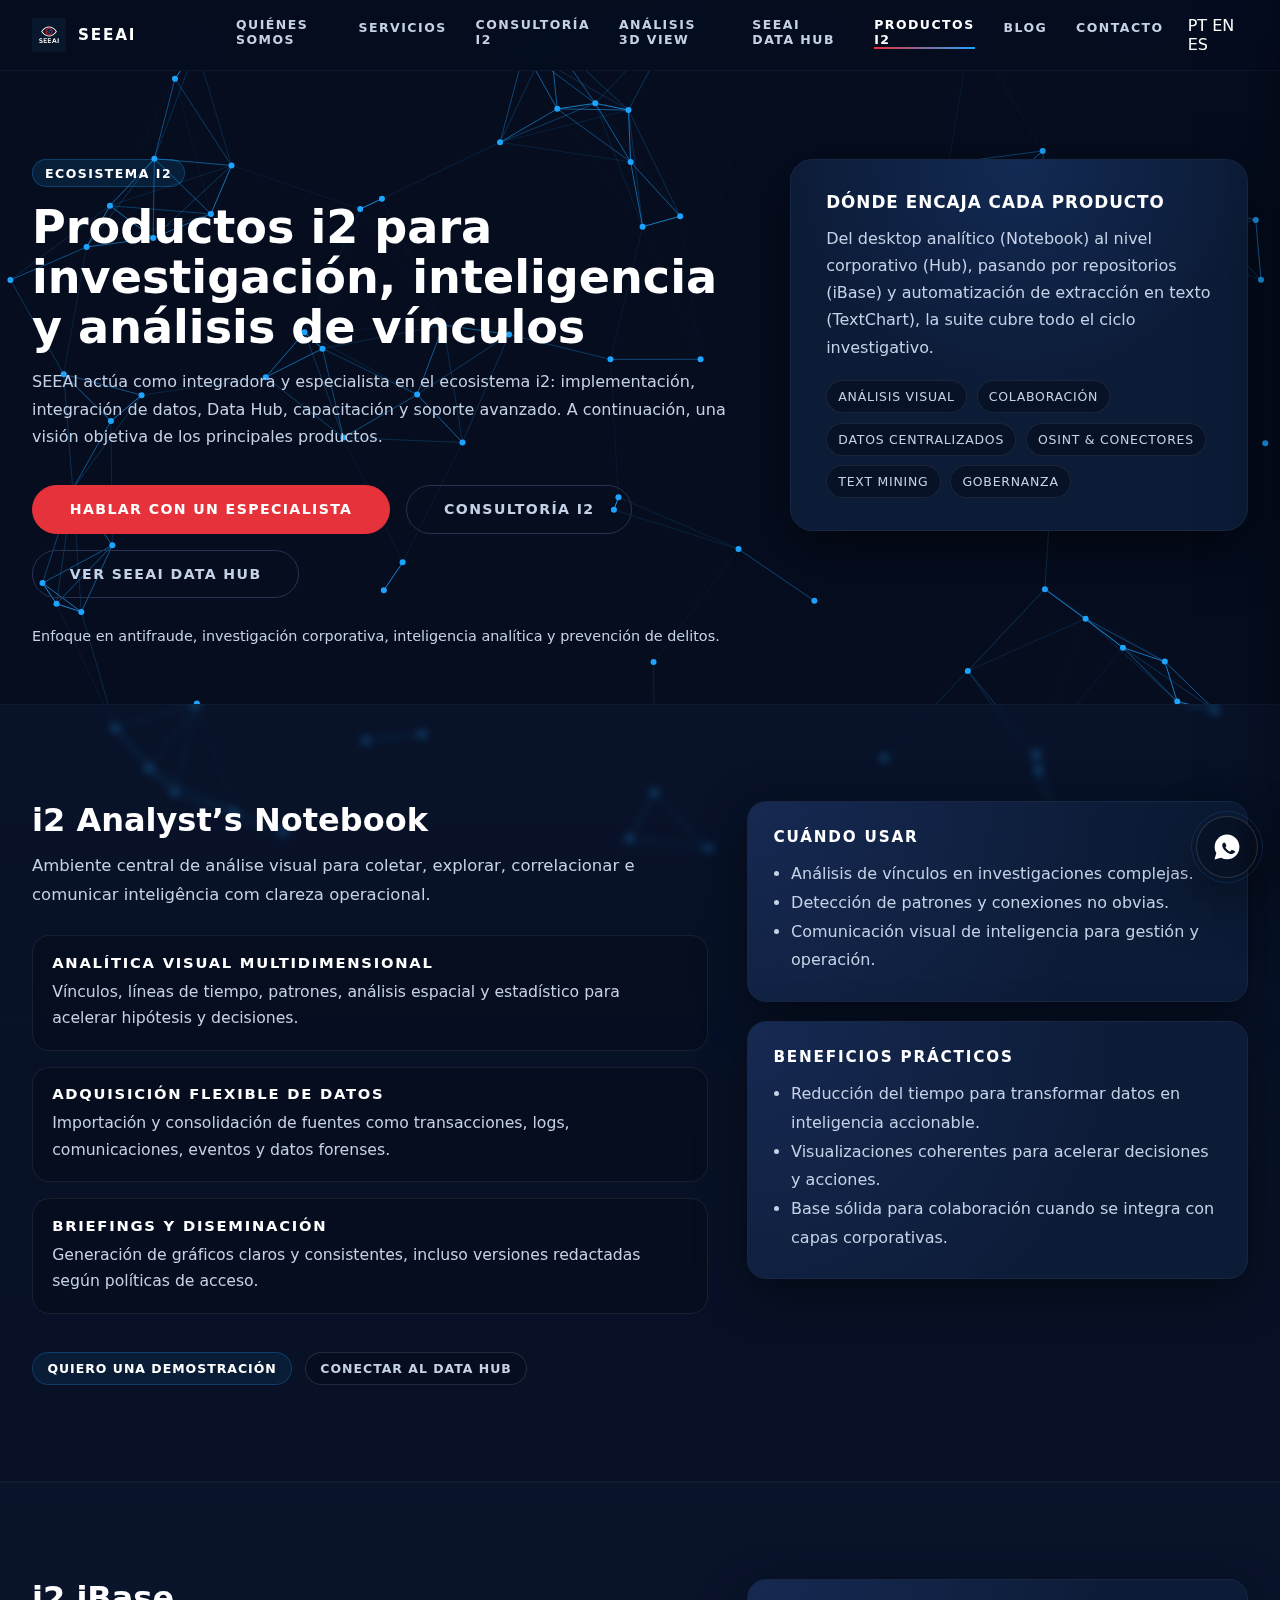
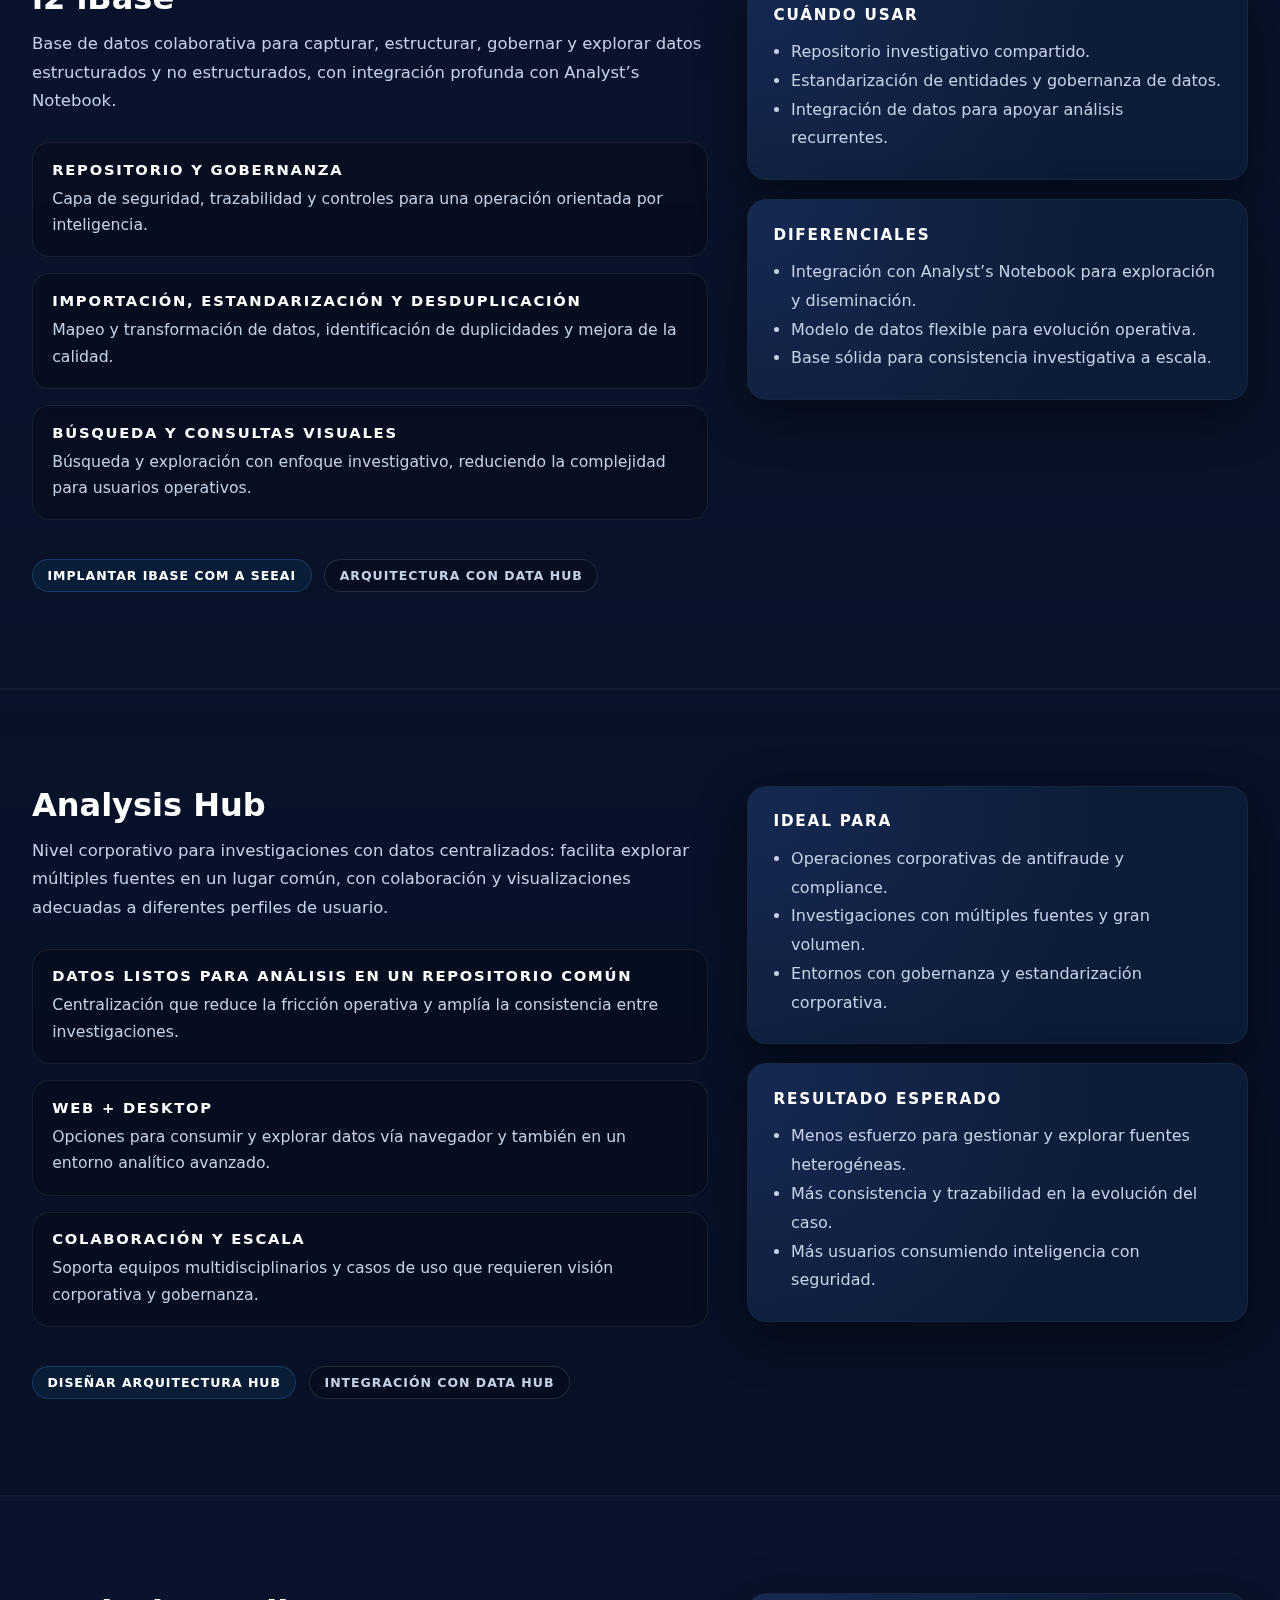
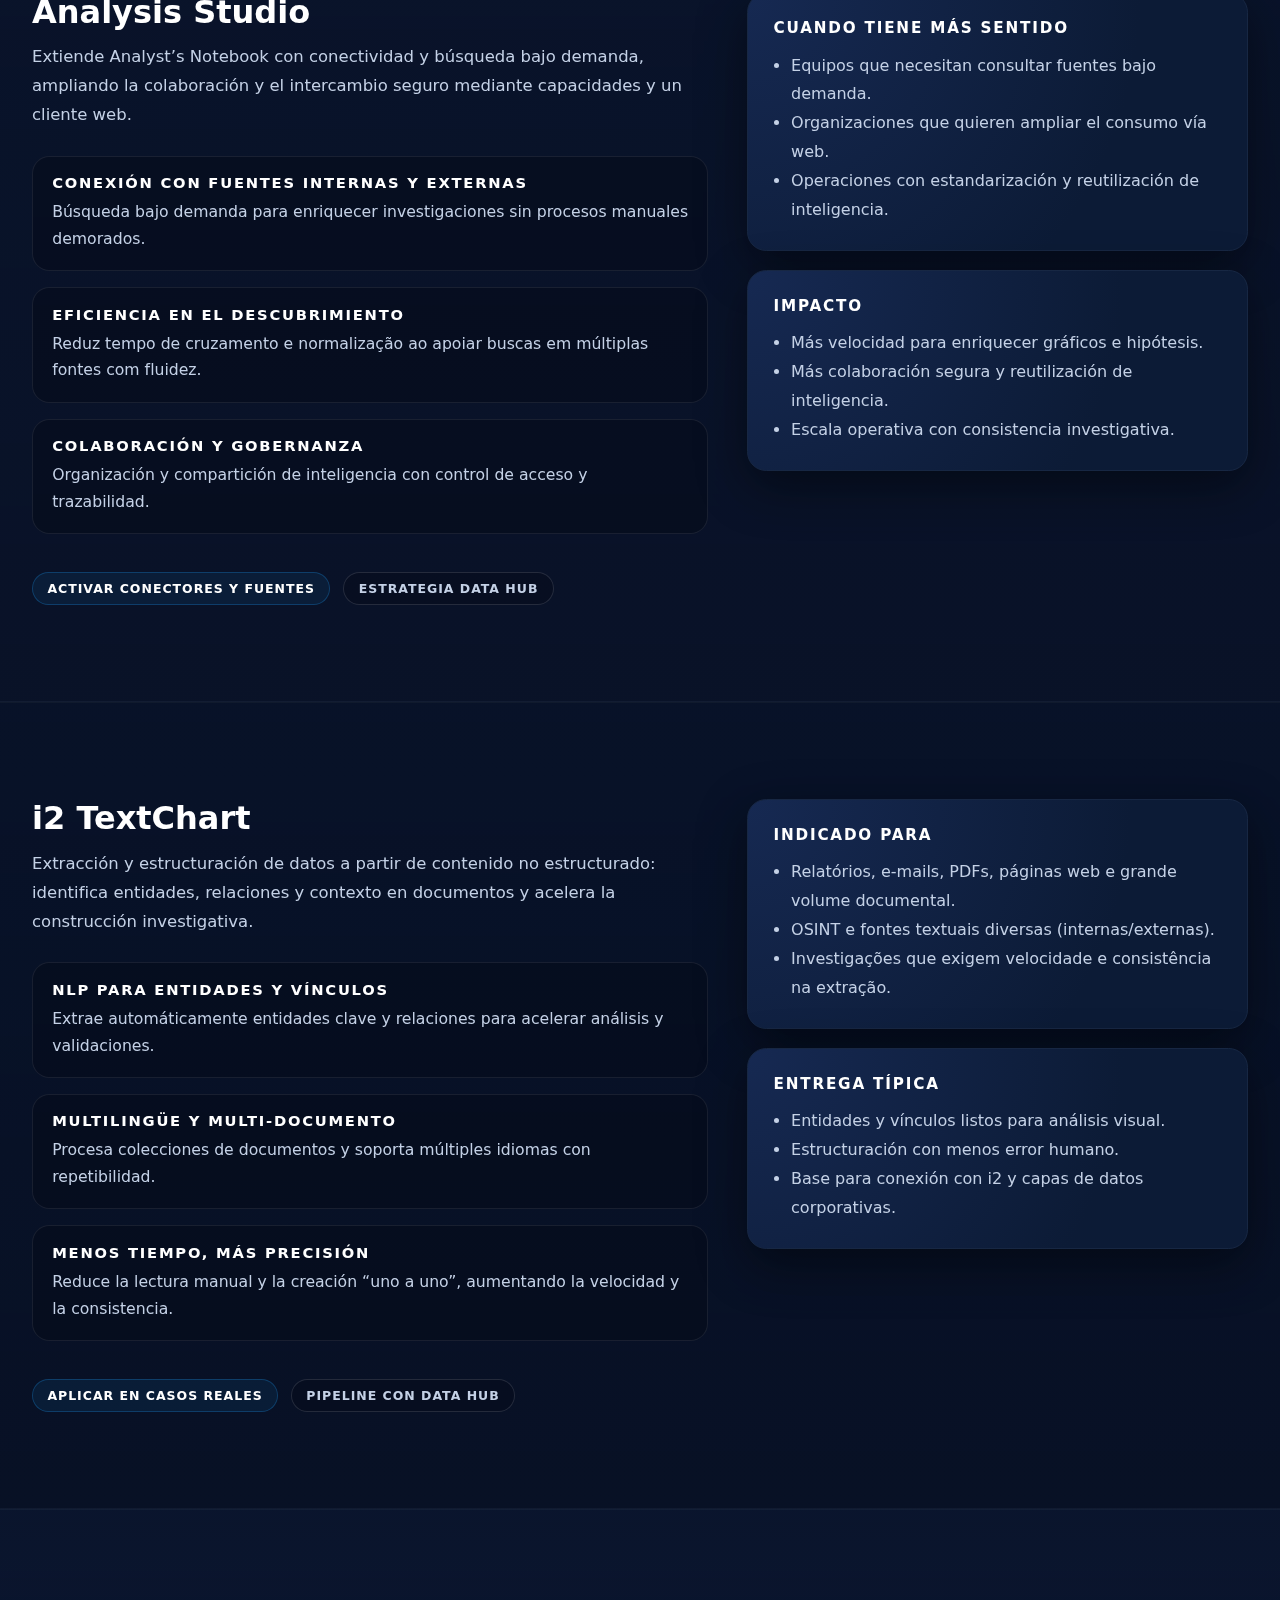
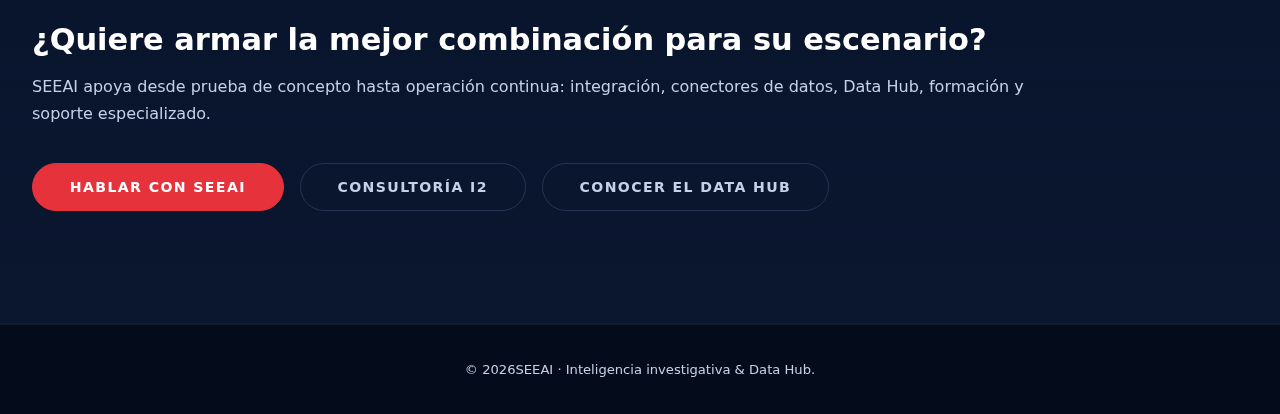
<file: produtos-i2-es.html>
<!DOCTYPE html>

<html lang="es">
<head>
<meta charset="utf-8"/>
<!-- SEO básico -->
<title>Productos i2 | SEEAI | Analyst’s Notebook, iBase, Hub, Studio y TextChart</title>
<meta content="Productos IBM i2 para inteligencia investigativa y análisis de vínculos, con integración, estrategia de Data Hub y soporte de SEEAI." name="description"/>
<meta content="software i2, consultoría i2, i2 Analyst’s Notebook, Analyst Notebook, iBase, Analysis Hub, Analysis Studio, i2 TextChart, inteligencia investigativa, análise de vínculos, antifraude, OSINT, investigación, prevención de delitos" name="keywords"/>
<meta content="index,follow,max-image-preview:large,max-snippet:-1,max-video-preview:-1" name="robots"/>
<link href="https://seeaidata.com.br/produtos-i2-es.html" rel="canonical"/>
<!-- Google Analytics GA4 -->
<script async="" src="https://www.googletagmanager.com/gtag/js?id=G-8H4KREJX27"></script>
<script>
    window.dataLayer = window.dataLayer || [];
    function gtag(){dataLayer.push(arguments);}
    gtag('js', new Date());
    gtag('config', 'G-8H4KREJX27');
  </script>
<!-- Open Graph / LinkedIn -->
<meta content="Productos i2 | SEEAI | Analyst’s Notebook, iBase, Hub, Studio y TextChart" property="og:title"/>
<meta content="Productos IBM i2 para inteligencia investigativa y análisis de vínculos, con integración, estrategia de Data Hub y soporte de SEEAI." property="og:description"/>
<meta content="website" property="og:type"/>
<meta content="https://seeaidata.com.br/produtos-i2-es.html" property="og:url"/>
<meta content="width=device-width, initial-scale=1.0" name="viewport"/>
<link href="style.css" rel="stylesheet"/>
<link href="https://seeaidata.com.br/produtos-i2.html" hreflang="pt-BR" rel="alternate"/>
<link href="https://seeaidata.com.br/produtos-i2-en.html" hreflang="en" rel="alternate"/>
<link href="https://seeaidata.com.br/produtos-i2-es.html" hreflang="es" rel="alternate"/>
<link href="https://seeaidata.com.br/produtos-i2.html" hreflang="x-default" rel="alternate"/>
</head>
<body>
<canvas id="network-bg"></canvas>
<div class="content-wrapper">
<!-- HEADER -->
<header>
<div class="nav-inner">
<a class="brand" href="index-es.html#top">
<img alt="Logotipo SEEAI" class="logo-small" src="img/seeai-logo.png"/>
<span class="brand-name">SEEAI</span>
</a>
<!-- NAV DESKTOP -->
<nav aria-label="Navegación principal" class="nav-desktop">
<ul>
<li><a href="index-es.html#quem-somos">Quiénes somos</a></li>
<li><a href="index-es.html#servicos">Servicios</a></li>
<li><a href="consultoria-i2-es.html">Consultoría i2</a></li>
<li><a href="index-es.html#analise-3d">Análisis 3D View</a></li>
<li><a href="datahub-es.html">SEEAI Data Hub</a></li>
<li><a class="is-active" href="produtos-i2-es.html">Productos i2</a></li>
<li><a href="index-es.html#blog">Blog</a></li>
<li><a href="index-es.html#contato">Contacto</a></li>
</ul>
</nav>
<!-- BOTÃO MOBILE -->
<div aria-label="Selección de idioma" class="lang-switch"><a href="produtos-i2.html" lang="pt-BR">PT</a>
          <a href="produtos-i2-en.html" lang="en">EN</a>
          <a class="is-active" href="produtos-i2-es.html" lang="es">ES</a></div>

        <button aria-controls="mobile-nav" aria-expanded="false" aria-label="Abrir menú" class="nav-toggle" type="button">
<span aria-hidden="true" class="nav-toggle-lines"></span>
</button>
</div>
<!-- NAV MOBILE -->
<div aria-hidden="true" class="nav-mobile" id="mobile-nav">
<div class="nav-mobile-inner">
<div class="nav-mobile-top">
<span class="nav-mobile-title">Menú</span>
<button aria-label="Cerrar menú" class="nav-close" type="button">
<span aria-hidden="true">×</span>
</button>
</div>
<a class="nav-mobile-link" href="index-es.html#quem-somos">Quiénes somos</a>
<a class="nav-mobile-link" href="index-es.html#servicos">Servicios</a>
<a class="nav-mobile-link" href="consultoria-i2-es.html">Consultoría i2</a>
<a class="nav-mobile-link" href="index-es.html#analise-3d">Análisis 3D View</a>
<a class="nav-mobile-link" href="datahub-es.html">SEEAI Data Hub</a>
<a class="nav-mobile-link is-active" href="produtos-i2-es.html">Productos i2</a>
<a class="nav-mobile-link" href="index-es.html#blog">Blog</a>
<a class="nav-mobile-link" href="index-es.html#contato">Contacto</a>
<!-- SUBITENS (âncoras) -->
<div class="nav-mobile-section">
<div class="nav-mobile-section-title">Idioma</div>
<a class="nav-mobile-sublink" data-sub="analysts-notebook" href="produtos-i2.html">Português</a>
<a class="nav-mobile-sublink" data-sub="ibase" href="produtos-i2-en.html">English</a>
<a class="nav-mobile-sublink is-active" data-sub="analysis-hub" href="produtos-i2-es.html">Español</a>
<a class="nav-mobile-sublink" data-sub="analysis-studio" href="#analysis-studio">Analysis Studio</a>
<a class="nav-mobile-sublink" data-sub="textchart" href="#textchart">TextChart</a>
</div>
</div>
</div>
<div aria-hidden="true" class="nav-overlay"></div>
</header>
<!-- HERO -->
<section class="product-hero" id="top">
<div class="product-hero-inner">
<div class="product-hero-left">
<span class="badge">Ecosistema i2</span>
<h1 class="product-hero-title">Productos i2 para investigación, inteligencia y análisis de vínculos</h1>
<p class="product-hero-subtitle">SEEAI actúa como integradora y especialista en el ecosistema i2: implementación, integración de datos, Data Hub, capacitación y soporte avanzado. A continuación, una visión objetiva de los principales productos.</p>
<div class="hero-actions">
<a class="btn btn-primary" href="index-es.html#contato">Hablar con un especialista</a>
<a class="btn btn-secondary" href="consultoria-i2-es.html">Consultoría i2</a>
<a class="btn btn-secondary" href="datahub-es.html">Ver SEEAI Data Hub</a>
</div>
<p class="hero-meta">Enfoque en antifraude, investigación corporativa, inteligencia analítica y prevención de delitos.</p>
</div>
<aside class="product-hero-panel">
<h2>Dónde encaja cada producto</h2>
<p>Del desktop analítico (Notebook) al nivel corporativo (Hub), pasando por repositorios (iBase) y automatización de extracción en texto (TextChart), la suite cubre todo el ciclo investigativo.</p>
<div class="product-hero-mini-grid">
<div class="mini-pill">Análisis visual</div>
<div class="mini-pill">Colaboración</div>
<div class="mini-pill">Datos centralizados</div>
<div class="mini-pill">OSINT &amp; conectores</div>
<div class="mini-pill">Text mining</div>
<div class="mini-pill">Gobernanza</div>
</div>
</aside>
</div>
</section>
<!-- FAIXAS -->
<section class="product-band band-a" id="analysts-notebook">
<div class="product-band-inner">
<div class="product-band-left">
<h2 class="product-title">i2 Analyst’s Notebook</h2>
<p class="product-lead">
            Ambiente central de análise visual para coletar, explorar, correlacionar e comunicar inteligência
            com clareza operacional.
          </p>
<div class="product-bullets">
<div class="bullet">
<h3>Analítica visual multidimensional</h3>
<p>Vínculos, líneas de tiempo, patrones, análisis espacial y estadístico para acelerar hipótesis y decisiones.</p>
</div>
<div class="bullet">
<h3>Adquisición flexible de datos</h3>
<p>Importación y consolidación de fuentes como transacciones, logs, comunicaciones, eventos y datos forenses.</p>
</div>
<div class="bullet">
<h3>Briefings y diseminación</h3>
<p>Generación de gráficos claros y consistentes, incluso versiones redactadas según políticas de acceso.</p>
</div>
</div>
<div class="product-cta-row">
<a class="pill link-pill" href="index-es.html#contato">Quiero una demostración</a>
<a class="pill ghost-pill" href="datahub-es.html">Conectar al Data Hub</a>
</div>
</div>
<div class="product-band-right">
<div class="product-card">
<h3>Cuándo usar</h3>
<ul class="list">
<li>Análisis de vínculos en investigaciones complejas.</li>
<li>Detección de patrones y conexiones no obvias.</li>
<li>Comunicación visual de inteligencia para gestión y operación.</li>
</ul>
</div>
<div class="product-card">
<h3>Beneficios prácticos</h3>
<ul class="list">
<li>Reducción del tiempo para transformar datos en inteligencia accionable.</li>
<li>Visualizaciones coherentes para acelerar decisiones y acciones.</li>
<li>Base sólida para colaboración cuando se integra con capas corporativas.</li>
</ul>
</div>
</div>
</div>
</section>
<section class="product-band band-b" id="ibase">
<div class="product-band-inner">
<div class="product-band-left">
<h2 class="product-title">i2 iBase</h2>
<p class="product-lead">Base de datos colaborativa para capturar, estructurar, gobernar y explorar datos estructurados y no estructurados, con integración profunda con Analyst’s Notebook.</p>
<div class="product-bullets">
<div class="bullet">
<h3>Repositorio y gobernanza</h3>
<p>Capa de seguridad, trazabilidad y controles para una operación orientada por inteligencia.</p>
</div>
<div class="bullet">
<h3>Importación, estandarización y desduplicación</h3>
<p>Mapeo y transformación de datos, identificación de duplicidades y mejora de la calidad.</p>
</div>
<div class="bullet">
<h3>Búsqueda y consultas visuales</h3>
<p>Búsqueda y exploración con enfoque investigativo, reduciendo la complejidad para usuarios operativos.</p>
</div>
</div>
<div class="product-cta-row">
<a class="pill link-pill" href="index-es.html#contato">Implantar iBase com a SEEAI</a>
<a class="pill ghost-pill" href="datahub-es.html">Arquitectura con Data Hub</a>
</div>
</div>
<div class="product-band-right">
<div class="product-card">
<h3>Cuándo usar</h3>
<ul class="list">
<li>Repositorio investigativo compartido.</li>
<li>Estandarización de entidades y gobernanza de datos.</li>
<li>Integración de datos para apoyar análisis recurrentes.</li>
</ul>
</div>
<div class="product-card">
<h3>Diferenciales</h3>
<ul class="list">
<li>Integración con Analyst’s Notebook para exploración y diseminación.</li>
<li>Modelo de datos flexible para evolución operativa.</li>
<li>Base sólida para consistencia investigativa a escala.</li>
</ul>
</div>
</div>
</div>
</section>
<section class="product-band band-a" id="analysis-hub">
<div class="product-band-inner">
<div class="product-band-left">
<h2 class="product-title">Analysis Hub</h2>
<p class="product-lead">Nivel corporativo para investigaciones con datos centralizados: facilita explorar múltiples fuentes en un lugar común, con colaboración y visualizaciones adecuadas a diferentes perfiles de usuario.</p>
<div class="product-bullets">
<div class="bullet">
<h3>Datos listos para análisis en un repositorio común</h3>
<p>Centralización que reduce la fricción operativa y amplía la consistencia entre investigaciones.</p>
</div>
<div class="bullet">
<h3>Web + desktop</h3>
<p>Opciones para consumir y explorar datos vía navegador y también en un entorno analítico avanzado.</p>
</div>
<div class="bullet">
<h3>Colaboración y escala</h3>
<p>Soporta equipos multidisciplinarios y casos de uso que requieren visión corporativa y gobernanza.</p>
</div>
</div>
<div class="product-cta-row">
<a class="pill link-pill" href="index-es.html#contato">Diseñar arquitectura Hub</a>
<a class="pill ghost-pill" href="datahub-es.html">Integración con Data Hub</a>
</div>
</div>
<div class="product-band-right">
<div class="product-card">
<h3>Ideal para</h3>
<ul class="list">
<li>Operaciones corporativas de antifraude y compliance.</li>
<li>Investigaciones con múltiples fuentes y gran volumen.</li>
<li>Entornos con gobernanza y estandarización corporativa.</li>
</ul>
</div>
<div class="product-card">
<h3>Resultado esperado</h3>
<ul class="list">
<li>Menos esfuerzo para gestionar y explorar fuentes heterogéneas.</li>
<li>Más consistencia y trazabilidad en la evolución del caso.</li>
<li>Más usuarios consumiendo inteligencia con seguridad.</li>
</ul>
</div>
</div>
</div>
</section>
<section class="product-band band-b" id="analysis-studio">
<div class="product-band-inner">
<div class="product-band-left">
<h2 class="product-title">Analysis Studio</h2>
<p class="product-lead">Extiende Analyst’s Notebook con conectividad y búsqueda bajo demanda, ampliando la colaboración y el intercambio seguro mediante capacidades y un cliente web.</p>
<div class="product-bullets">
<div class="bullet">
<h3>Conexión con fuentes internas y externas</h3>
<p>Búsqueda bajo demanda para enriquecer investigaciones sin procesos manuales demorados.</p>
</div>
<div class="bullet">
<h3>Eficiencia en el descubrimiento</h3>
<p>Reduz tempo de cruzamento e normalização ao apoiar buscas em múltiplas fontes com fluidez.</p>
</div>
<div class="bullet">
<h3>Colaboración y gobernanza</h3>
<p>Organización y compartición de inteligencia con control de acceso y trazabilidad.</p>
</div>
</div>
<div class="product-cta-row">
<a class="pill link-pill" href="index-es.html#contato">Activar conectores y fuentes</a>
<a class="pill ghost-pill" href="datahub-es.html">Estrategia Data Hub</a>
</div>
</div>
<div class="product-band-right">
<div class="product-card">
<h3>Cuando tiene más sentido</h3>
<ul class="list">
<li>Equipos que necesitan consultar fuentes bajo demanda.</li>
<li>Organizaciones que quieren ampliar el consumo vía web.</li>
<li>Operaciones con estandarización y reutilización de inteligencia.</li>
</ul>
</div>
<div class="product-card">
<h3>Impacto</h3>
<ul class="list">
<li>Más velocidad para enriquecer gráficos e hipótesis.</li>
<li>Más colaboración segura y reutilización de inteligencia.</li>
<li>Escala operativa con consistencia investigativa.</li>
</ul>
</div>
</div>
</div>
</section>
<section class="product-band band-a" id="textchart">
<div class="product-band-inner">
<div class="product-band-left">
<h2 class="product-title">i2 TextChart</h2>
<p class="product-lead">Extracción y estructuración de datos a partir de contenido no estructurado: identifica entidades, relaciones y contexto en documentos y acelera la construcción investigativa.</p>
<div class="product-bullets">
<div class="bullet">
<h3>NLP para entidades y vínculos</h3>
<p>Extrae automáticamente entidades clave y relaciones para acelerar análisis y validaciones.</p>
</div>
<div class="bullet">
<h3>Multilingüe y multi-documento</h3>
<p>Procesa colecciones de documentos y soporta múltiples idiomas con repetibilidad.</p>
</div>
<div class="bullet">
<h3>Menos tiempo, más precisión</h3>
<p>Reduce la lectura manual y la creación “uno a uno”, aumentando la velocidad y la consistencia.</p>
</div>
</div>
<div class="product-cta-row">
<a class="pill link-pill" href="index-es.html#contato">Aplicar en casos reales</a>
<a class="pill ghost-pill" href="datahub-es.html">Pipeline con Data Hub</a>
</div>
</div>
<div class="product-band-right">
<div class="product-card">
<h3>Indicado para</h3>
<ul class="list">
<li>Relatórios, e-mails, PDFs, páginas web e grande volume documental.</li>
<li>OSINT e fontes textuais diversas (internas/externas).</li>
<li>Investigações que exigem velocidade e consistência na extração.</li>
</ul>
</div>
<div class="product-card">
<h3>Entrega típica</h3>
<ul class="list">
<li>Entidades y vínculos listos para análisis visual.</li>
<li>Estructuración con menos error humano.</li>
<li>Base para conexión con i2 y capas de datos corporativas.</li>
</ul>
</div>
</div>
</div>
</section>
<section class="section-large section-block alt3">
<h2 class="section-title">¿Quiere armar la mejor combinación para su escenario?</h2>
<p class="section-sub">SEEAI apoya desde prueba de concepto hasta operación continua: integración, conectores de datos, Data Hub, formación y soporte especializado.</p>
<div class="hero-actions">
<a class="btn btn-primary" href="index-es.html#contato">Hablar con SEEAI</a>
<a class="btn btn-secondary" href="consultoria-i2-es.html">Consultoría i2</a>
<a class="btn btn-secondary" href="datahub-es.html">Conocer el Data Hub</a>
</div>
</section>
<footer>
      © <span id="year"></span>SEEAI · Inteligencia investigativa &amp; Data Hub.</footer>
</div>
<a aria-label="Hable con nosotros por WhatsApp" class="whatsapp-float" href="https://wa.me/5511978596000" rel="noopener noreferrer" target="_blank">
<span aria-hidden="true" class="whatsapp-float__ring"></span>
<svg aria-hidden="true" viewbox="0 0 24 24">
<path d="M12.04 2C6.58 2 2.14 6.44 2.14 11.9c0 1.74.46 3.44 1.34 4.95L2 22l5.26-1.38a9.86 9.86 0 004.78 1.22h.01c5.46 0 9.9-4.44 9.9-9.9S17.5 2 12.04 2zm5.77 14.29c-.24.67-1.18 1.28-1.63 1.35-.41.06-.93.09-1.5-.1-.35-.11-.8-.26-1.38-.51-2.43-1.05-4.02-3.48-4.14-3.65-.12-.17-.99-1.32-.99-2.52 0-1.2.63-1.79.85-2.03.22-.24.48-.3.64-.3h.46c.15 0 .35-.06.55.42.2.48.7 1.67.76 1.79.06.12.1.26.02.42-.08.17-.12.26-.24.4-.12.14-.25.31-.35.42-.12.12-.25.26-.1.51.15.26.66 1.1 1.42 1.78.98.88 1.81 1.15 2.07 1.28.26.12.41.11.57-.07.16-.18.65-.76.83-1.02.18-.26.35-.22.59-.13.24.09 1.5.71 1.76.84.26.13.43.2.49.31.06.11.06.65-.18 1.32z"></path>
</svg>
</a>
<script>
    document.getElementById("year").textContent = new Date().getFullYear();

    /* Canvas */
    const canvas = document.getElementById("network-bg");
    const ctx = canvas.getContext("2d");

    function resize() {
      canvas.width = window.innerWidth;
      canvas.height = window.innerHeight;
    }
    resize();
    window.addEventListener("resize", resize);

    let nodes = [];
    const NODE_COUNT = 90;
    const MAX_DISTANCE = 150;

    function initNodes() {
      nodes = [];
      for (let i = 0; i < NODE_COUNT; i++) {
        nodes.push({
          x: Math.random() * canvas.width,
          y: Math.random() * canvas.height,
          vx: (Math.random() - 0.5) * 0.6,
          vy: (Math.random() - 0.5) * 0.6
        });
      }
    }
    initNodes();

    function animate() {
      ctx.clearRect(0, 0, canvas.width, canvas.height);

      ctx.fillStyle = "rgba(5, 13, 31, 1)";
      ctx.fillRect(0, 0, canvas.width, canvas.height);

      nodes.forEach(node => {
        node.x += node.vx;
        node.y += node.vy;

        if (node.x < 0 || node.x > canvas.width) node.vx *= -1;
        if (node.y < 0 || node.y > canvas.height) node.vy *= -1;

        ctx.beginPath();
        ctx.arc(node.x, node.y, 3, 0, Math.PI * 2);
        ctx.fillStyle = "#1ea4ff";
        ctx.fill();

        if (Math.random() < 0.003) {
          ctx.beginPath();
          ctx.arc(node.x, node.y, 4, 0, Math.PI * 2);
          ctx.fillStyle = "#e6323a";
          ctx.fill();
        }
      });

      for (let a = 0; a < NODE_COUNT; a++) {
        for (let b = a + 1; b < NODE_COUNT; b++) {
          const dx = nodes[a].x - nodes[b].x;
          const dy = nodes[a].y - nodes[b].y;
          const dist = Math.sqrt(dx * dx + dy * dy);

          if (dist < MAX_DISTANCE) {
            ctx.strokeStyle = "rgba(30, 164, 255," + (1 - dist / MAX_DISTANCE) + ")";
            ctx.lineWidth = 1;
            ctx.beginPath();
            ctx.moveTo(nodes[a].x, nodes[a].y);
            ctx.lineTo(nodes[b].x, nodes[b].y);
            ctx.stroke();
          }
        }
      }

      requestAnimationFrame(animate);
    }
    animate();

    /* Mobile nav + destaque do subitem por hash */
    (function () {
      const root = document.documentElement;
      const toggle = document.querySelector(".nav-toggle");
      const drawer = document.getElementById("mobile-nav");
      const overlay = document.querySelector(".nav-overlay");
      const closeBtn = document.querySelector(".nav-close");
      const links = document.querySelectorAll(".nav-mobile-link, .nav-mobile-sublink");
      const sublinks = document.querySelectorAll(".nav-mobile-sublink");

      if (!toggle || !drawer || !overlay || !closeBtn) return;

      function openNav() {
        root.classList.add("nav-open");
        toggle.setAttribute("aria-expanded", "true");
        drawer.setAttribute("aria-hidden", "false");
        overlay.setAttribute("aria-hidden", "false");
        document.body.style.overflow = "hidden";
      }

      function closeNav() {
        root.classList.remove("nav-open");
        toggle.setAttribute("aria-expanded", "false");
        drawer.setAttribute("aria-hidden", "true");
        overlay.setAttribute("aria-hidden", "true");
        document.body.style.overflow = "";
      }

      toggle.addEventListener("click", () => {
        const isOpen = root.classList.contains("nav-open");
        isOpen ? closeNav() : openNav();
      });

      closeBtn.addEventListener("click", closeNav);
      overlay.addEventListener("click", closeNav);
      links.forEach(a => a.addEventListener("click", closeNav));
      document.addEventListener("keydown", (e) => { if (e.key === "Escape") closeNav(); });

      function markSubActive() {
        const hash = (location.hash || "").replace("#", "");
        sublinks.forEach(a => a.classList.remove("is-active"));
        if (!hash) return;
        const el = document.querySelector('.nav-mobile-sublink[data-sub="' + hash + '"]');
        if (el) el.classList.add("is-active");
      }

      window.addEventListener("hashchange", markSubActive);
      markSubActive();
    })();
  </script>
</body>
</html>
</file>
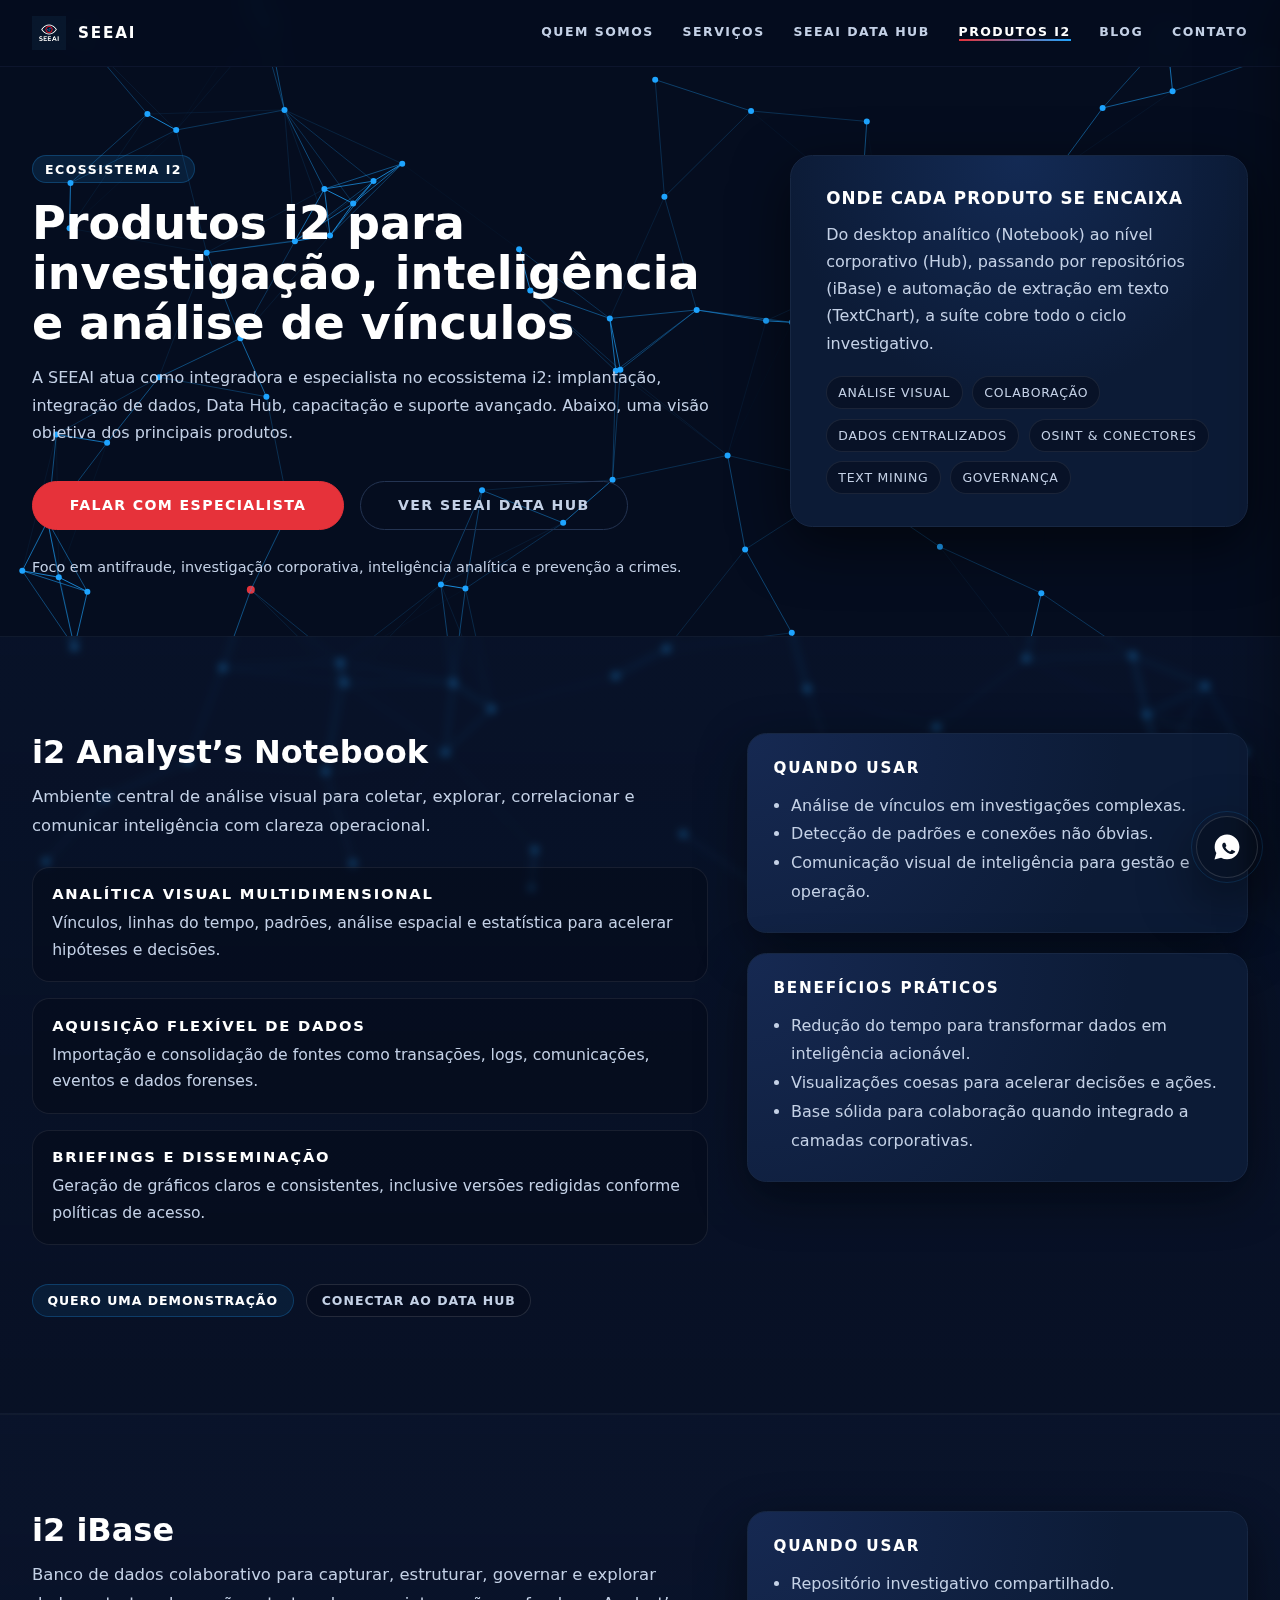
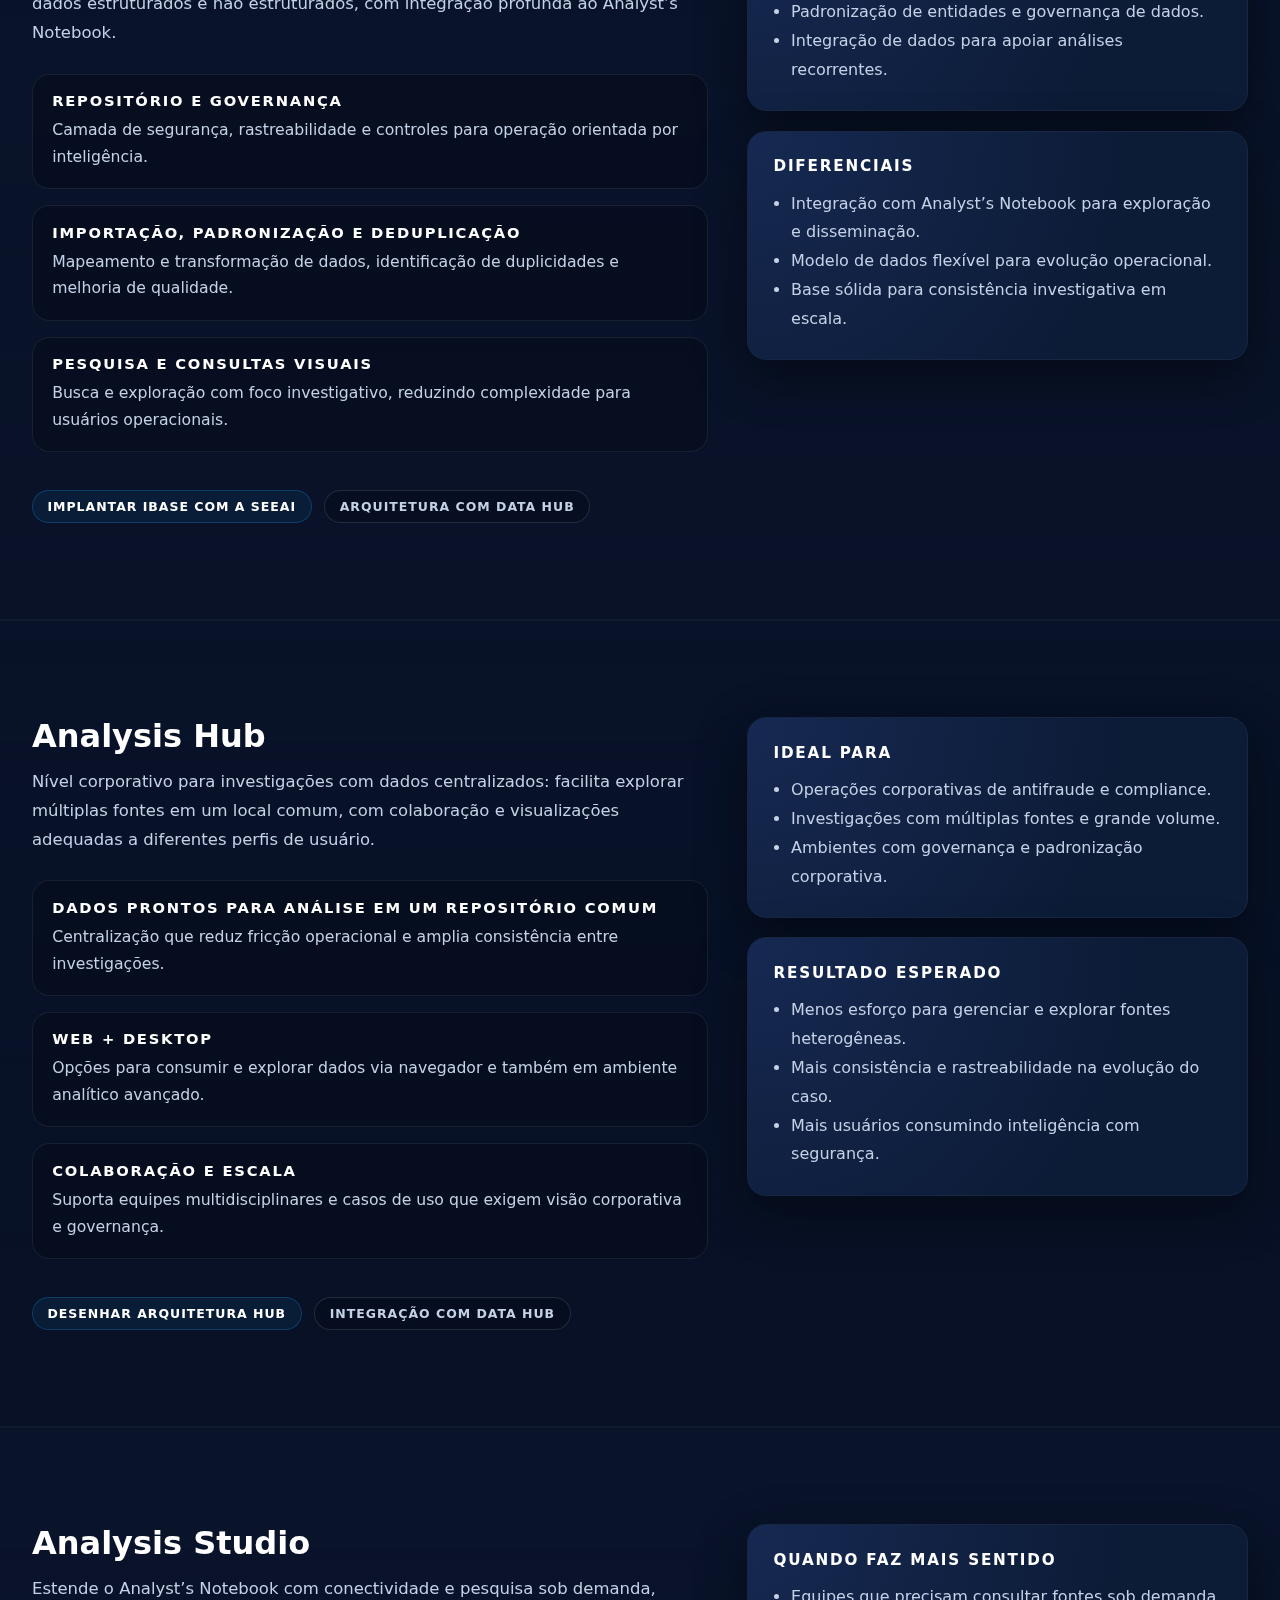
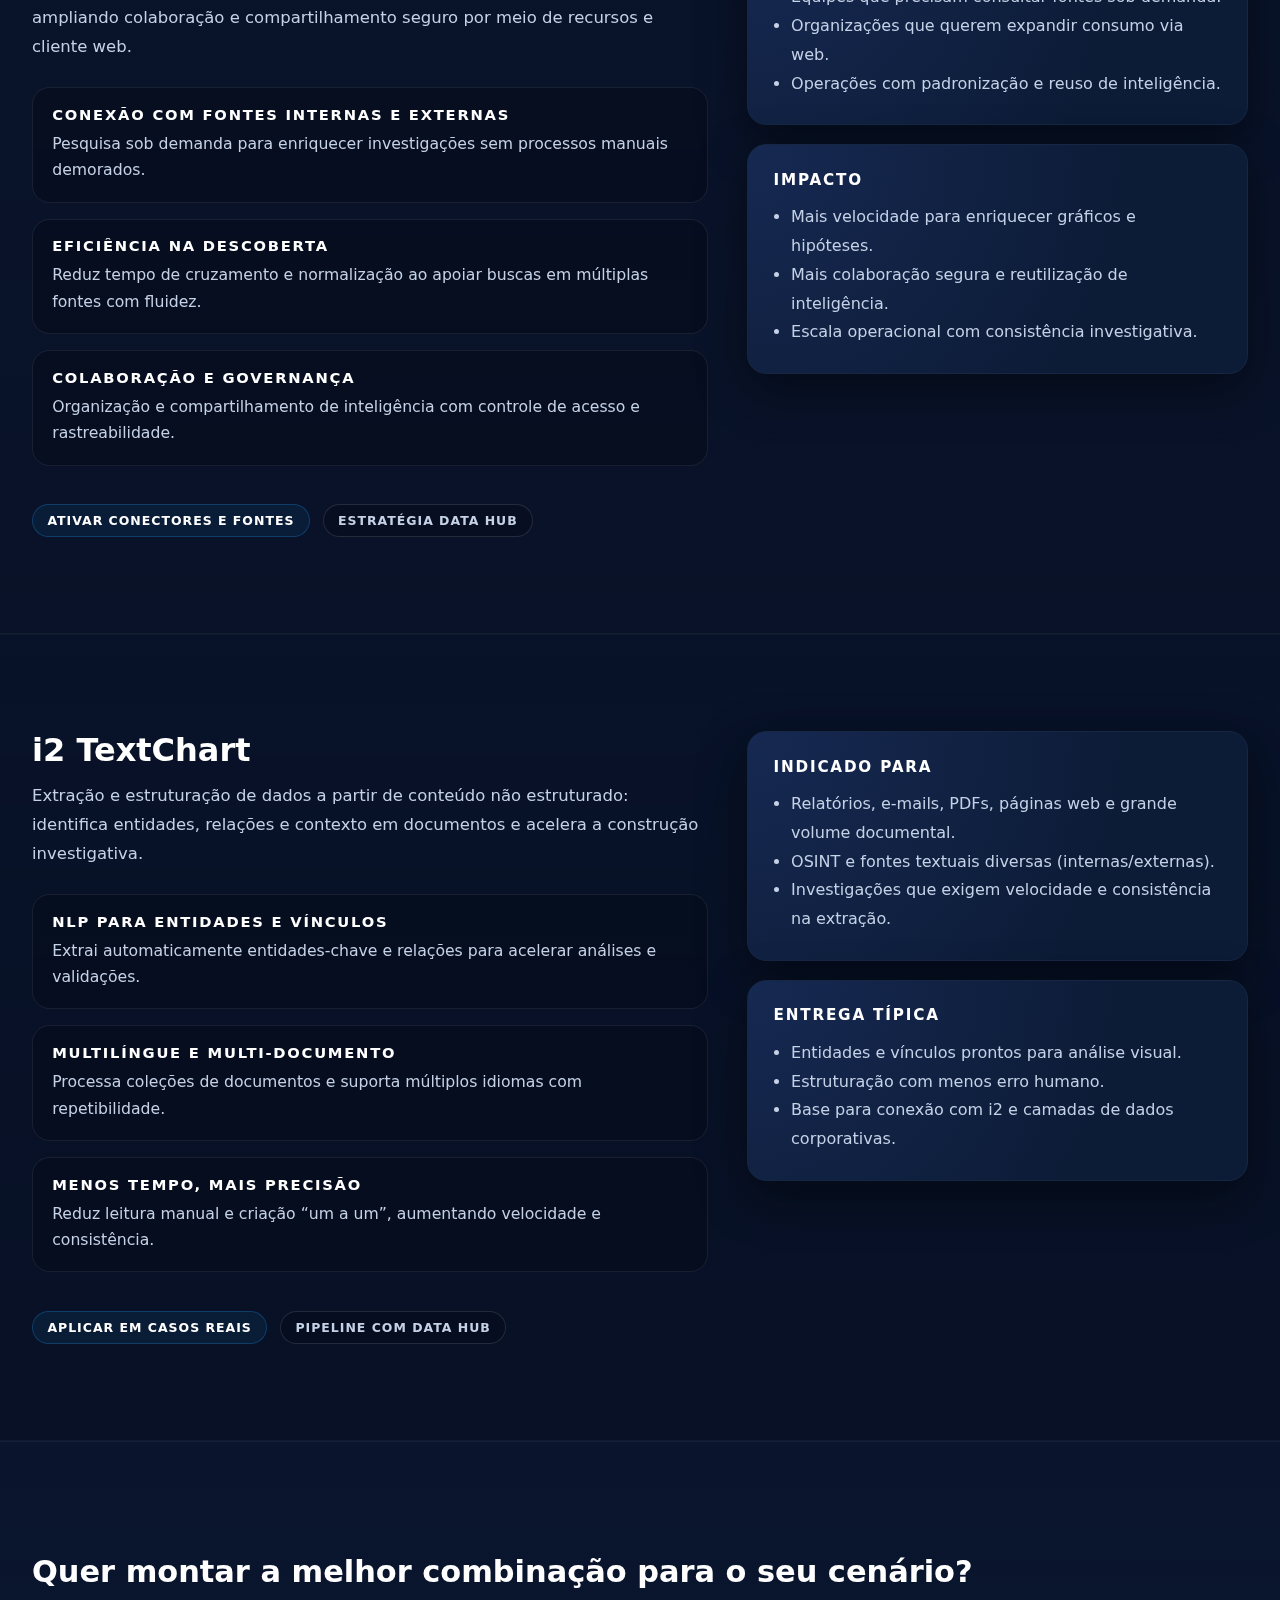
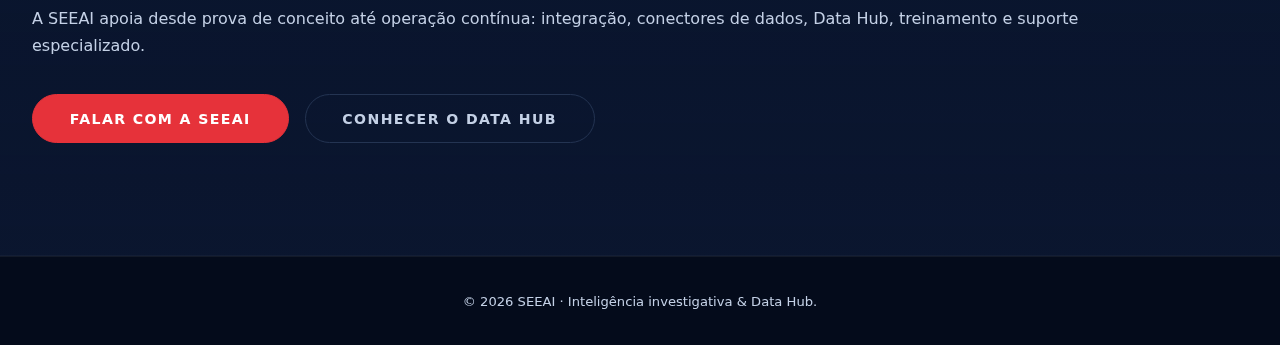
<file: produtos-i2.html>
<!DOCTYPE html>
<html lang="pt-BR">
<head>
  <meta charset="UTF-8" />
  <title>Produtos i2 | SEEAI</title>
  <meta name="viewport" content="width=device-width, initial-scale=1.0" />
  <link rel="stylesheet" href="style.css" />
</head>

<body>
  <canvas id="network-bg"></canvas>

  <div class="content-wrapper">

    <!-- HEADER -->
    <header>
      <div class="nav-inner">

        <a href="index.html#top" class="brand">
          <img src="img/seeai-logo.png" alt="Logotipo SEEAI" class="logo-small" />
          <span class="brand-name">SEEAI</span>
        </a>

        <!-- NAV DESKTOP -->
        <nav class="nav-desktop" aria-label="Navegação principal">
          <ul>
            <li><a href="index.html#quem-somos">Quem somos</a></li>
            <li><a href="index.html#servicos">Serviços</a></li>
            <li><a href="datahub.html">SEEAI Data Hub</a></li>
            <li><a href="produtos-i2.html" class="is-active">Produtos i2</a></li>
            <li><a href="index.html#blog">Blog</a></li>
            <li><a href="index.html#contato">Contato</a></li>
          </ul>
        </nav>

        <!-- BOTÃO MOBILE -->
        <button class="nav-toggle"
                type="button"
                aria-label="Abrir menu"
                aria-controls="mobile-nav"
                aria-expanded="false">
          <span class="nav-toggle-lines" aria-hidden="true"></span>
        </button>

      </div>

      <!-- NAV MOBILE -->
      <div id="mobile-nav" class="nav-mobile" aria-hidden="true">
        <div class="nav-mobile-inner">
          <div class="nav-mobile-top">
            <span class="nav-mobile-title">Menu</span>
            <button class="nav-close" type="button" aria-label="Fechar menu">
              <span aria-hidden="true">×</span>
            </button>
          </div>

          <a href="index.html#quem-somos" class="nav-mobile-link">Quem somos</a>
          <a href="index.html#servicos" class="nav-mobile-link">Serviços</a>
          <a href="datahub.html" class="nav-mobile-link">SEEAI Data Hub</a>
          <a href="produtos-i2.html" class="nav-mobile-link is-active">Produtos i2</a>
          <a href="index.html#blog" class="nav-mobile-link">Blog</a>
          <a href="index.html#contato" class="nav-mobile-link">Contato</a>

          <!-- SUBITENS (âncoras) -->
          <div class="nav-mobile-section">
            <div class="nav-mobile-section-title">Produtos</div>
            <a href="#analysts-notebook" class="nav-mobile-sublink" data-sub="analysts-notebook">Analyst’s Notebook</a>
            <a href="#ibase" class="nav-mobile-sublink" data-sub="ibase">iBase</a>
            <a href="#analysis-hub" class="nav-mobile-sublink" data-sub="analysis-hub">Analysis Hub</a>
            <a href="#analysis-studio" class="nav-mobile-sublink" data-sub="analysis-studio">Analysis Studio</a>
            <a href="#textchart" class="nav-mobile-sublink" data-sub="textchart">TextChart</a>
          </div>
        </div>
      </div>

      <div class="nav-overlay" aria-hidden="true"></div>
    </header>

    <!-- HERO -->
    <section class="product-hero" id="top">
      <div class="product-hero-inner">
        <div class="product-hero-left">
          <span class="badge">Ecossistema i2</span>
          <h1 class="product-hero-title">
            Produtos i2 para investigação, inteligência e análise de vínculos
          </h1>
          <p class="product-hero-subtitle">
            A SEEAI atua como integradora e especialista no ecossistema i2: implantação, integração de dados,
            Data Hub, capacitação e suporte avançado. Abaixo, uma visão objetiva dos principais produtos.
          </p>

          <div class="hero-actions">
            <a href="index.html#contato" class="btn btn-primary">Falar com especialista</a>
            <a href="datahub.html" class="btn btn-secondary">Ver SEEAI Data Hub</a>
          </div>

          <p class="hero-meta">
            Foco em antifraude, investigação corporativa, inteligência analítica e prevenção a crimes.
          </p>
        </div>

        <aside class="product-hero-panel">
          <h2>Onde cada produto se encaixa</h2>
          <p>
            Do desktop analítico (Notebook) ao nível corporativo (Hub), passando por repositórios (iBase)
            e automação de extração em texto (TextChart), a suíte cobre todo o ciclo investigativo.
          </p>

          <div class="product-hero-mini-grid">
            <div class="mini-pill">Análise visual</div>
            <div class="mini-pill">Colaboração</div>
            <div class="mini-pill">Dados centralizados</div>
            <div class="mini-pill">OSINT & conectores</div>
            <div class="mini-pill">Text mining</div>
            <div class="mini-pill">Governança</div>
          </div>
        </aside>
      </div>
    </section>

    <!-- FAIXAS -->
    <section class="product-band band-a" id="analysts-notebook">
      <div class="product-band-inner">
        <div class="product-band-left">
          <h2 class="product-title">i2 Analyst’s Notebook</h2>
          <p class="product-lead">
            Ambiente central de análise visual para coletar, explorar, correlacionar e comunicar inteligência
            com clareza operacional.
          </p>

          <div class="product-bullets">
            <div class="bullet">
              <h3>Analítica visual multidimensional</h3>
              <p>Vínculos, linhas do tempo, padrões, análise espacial e estatística para acelerar hipóteses e decisões.</p>
            </div>
            <div class="bullet">
              <h3>Aquisição flexível de dados</h3>
              <p>Importação e consolidação de fontes como transações, logs, comunicações, eventos e dados forenses.</p>
            </div>
            <div class="bullet">
              <h3>Briefings e disseminação</h3>
              <p>Geração de gráficos claros e consistentes, inclusive versões redigidas conforme políticas de acesso.</p>
            </div>
          </div>

          <div class="product-cta-row">
            <a class="pill link-pill" href="index.html#contato">Quero uma demonstração</a>
            <a class="pill ghost-pill" href="datahub.html">Conectar ao Data Hub</a>
          </div>
        </div>

        <div class="product-band-right">
          <div class="product-card">
            <h3>Quando usar</h3>
            <ul class="list">
              <li>Análise de vínculos em investigações complexas.</li>
              <li>Detecção de padrões e conexões não óbvias.</li>
              <li>Comunicação visual de inteligência para gestão e operação.</li>
            </ul>
          </div>

          <div class="product-card">
            <h3>Benefícios práticos</h3>
            <ul class="list">
              <li>Redução do tempo para transformar dados em inteligência acionável.</li>
              <li>Visualizações coesas para acelerar decisões e ações.</li>
              <li>Base sólida para colaboração quando integrado a camadas corporativas.</li>
            </ul>
          </div>
        </div>
      </div>
    </section>

    <section class="product-band band-b" id="ibase">
      <div class="product-band-inner">
        <div class="product-band-left">
          <h2 class="product-title">i2 iBase</h2>
          <p class="product-lead">
            Banco de dados colaborativo para capturar, estruturar, governar e explorar dados estruturados e não estruturados,
            com integração profunda ao Analyst’s Notebook.
          </p>

          <div class="product-bullets">
            <div class="bullet">
              <h3>Repositório e governança</h3>
              <p>Camada de segurança, rastreabilidade e controles para operação orientada por inteligência.</p>
            </div>
            <div class="bullet">
              <h3>Importação, padronização e deduplicação</h3>
              <p>Mapeamento e transformação de dados, identificação de duplicidades e melhoria de qualidade.</p>
            </div>
            <div class="bullet">
              <h3>Pesquisa e consultas visuais</h3>
              <p>Busca e exploração com foco investigativo, reduzindo complexidade para usuários operacionais.</p>
            </div>
          </div>

          <div class="product-cta-row">
            <a class="pill link-pill" href="index.html#contato">Implantar iBase com a SEEAI</a>
            <a class="pill ghost-pill" href="datahub.html">Arquitetura com Data Hub</a>
          </div>
        </div>

        <div class="product-band-right">
          <div class="product-card">
            <h3>Quando usar</h3>
            <ul class="list">
              <li>Repositório investigativo compartilhado.</li>
              <li>Padronização de entidades e governança de dados.</li>
              <li>Integração de dados para apoiar análises recorrentes.</li>
            </ul>
          </div>

          <div class="product-card">
            <h3>Diferenciais</h3>
            <ul class="list">
              <li>Integração com Analyst’s Notebook para exploração e disseminação.</li>
              <li>Modelo de dados flexível para evolução operacional.</li>
              <li>Base sólida para consistência investigativa em escala.</li>
            </ul>
          </div>
        </div>
      </div>
    </section>

    <section class="product-band band-a" id="analysis-hub">
      <div class="product-band-inner">
        <div class="product-band-left">
          <h2 class="product-title">Analysis Hub</h2>
          <p class="product-lead">
            Nível corporativo para investigações com dados centralizados: facilita explorar múltiplas fontes em um local comum,
            com colaboração e visualizações adequadas a diferentes perfis de usuário.
          </p>

          <div class="product-bullets">
            <div class="bullet">
              <h3>Dados prontos para análise em um repositório comum</h3>
              <p>Centralização que reduz fricção operacional e amplia consistência entre investigações.</p>
            </div>
            <div class="bullet">
              <h3>Web + desktop</h3>
              <p>Opções para consumir e explorar dados via navegador e também em ambiente analítico avançado.</p>
            </div>
            <div class="bullet">
              <h3>Colaboração e escala</h3>
              <p>Suporta equipes multidisciplinares e casos de uso que exigem visão corporativa e governança.</p>
            </div>
          </div>

          <div class="product-cta-row">
            <a class="pill link-pill" href="index.html#contato">Desenhar arquitetura Hub</a>
            <a class="pill ghost-pill" href="datahub.html">Integração com Data Hub</a>
          </div>
        </div>

        <div class="product-band-right">
          <div class="product-card">
            <h3>Ideal para</h3>
            <ul class="list">
              <li>Operações corporativas de antifraude e compliance.</li>
              <li>Investigações com múltiplas fontes e grande volume.</li>
              <li>Ambientes com governança e padronização corporativa.</li>
            </ul>
          </div>

          <div class="product-card">
            <h3>Resultado esperado</h3>
            <ul class="list">
              <li>Menos esforço para gerenciar e explorar fontes heterogêneas.</li>
              <li>Mais consistência e rastreabilidade na evolução do caso.</li>
              <li>Mais usuários consumindo inteligência com segurança.</li>
            </ul>
          </div>
        </div>
      </div>
    </section>

    <section class="product-band band-b" id="analysis-studio">
      <div class="product-band-inner">
        <div class="product-band-left">
          <h2 class="product-title">Analysis Studio</h2>
          <p class="product-lead">
            Estende o Analyst’s Notebook com conectividade e pesquisa sob demanda, ampliando colaboração e compartilhamento seguro
            por meio de recursos e cliente web.
          </p>

          <div class="product-bullets">
            <div class="bullet">
              <h3>Conexão com fontes internas e externas</h3>
              <p>Pesquisa sob demanda para enriquecer investigações sem processos manuais demorados.</p>
            </div>
            <div class="bullet">
              <h3>Eficiência na descoberta</h3>
              <p>Reduz tempo de cruzamento e normalização ao apoiar buscas em múltiplas fontes com fluidez.</p>
            </div>
            <div class="bullet">
              <h3>Colaboração e governança</h3>
              <p>Organização e compartilhamento de inteligência com controle de acesso e rastreabilidade.</p>
            </div>
          </div>

          <div class="product-cta-row">
            <a class="pill link-pill" href="index.html#contato">Ativar conectores e fontes</a>
            <a class="pill ghost-pill" href="datahub.html">Estratégia Data Hub</a>
          </div>
        </div>

        <div class="product-band-right">
          <div class="product-card">
            <h3>Quando faz mais sentido</h3>
            <ul class="list">
              <li>Equipes que precisam consultar fontes sob demanda.</li>
              <li>Organizações que querem expandir consumo via web.</li>
              <li>Operações com padronização e reuso de inteligência.</li>
            </ul>
          </div>

          <div class="product-card">
            <h3>Impacto</h3>
            <ul class="list">
              <li>Mais velocidade para enriquecer gráficos e hipóteses.</li>
              <li>Mais colaboração segura e reutilização de inteligência.</li>
              <li>Escala operacional com consistência investigativa.</li>
            </ul>
          </div>
        </div>
      </div>
    </section>

    <section class="product-band band-a" id="textchart">
      <div class="product-band-inner">
        <div class="product-band-left">
          <h2 class="product-title">i2 TextChart</h2>
          <p class="product-lead">
            Extração e estruturação de dados a partir de conteúdo não estruturado: identifica entidades, relações e contexto
            em documentos e acelera a construção investigativa.
          </p>

          <div class="product-bullets">
            <div class="bullet">
              <h3>NLP para entidades e vínculos</h3>
              <p>Extrai automaticamente entidades-chave e relações para acelerar análises e validações.</p>
            </div>
            <div class="bullet">
              <h3>Multilíngue e multi-documento</h3>
              <p>Processa coleções de documentos e suporta múltiplos idiomas com repetibilidade.</p>
            </div>
            <div class="bullet">
              <h3>Menos tempo, mais precisão</h3>
              <p>Reduz leitura manual e criação “um a um”, aumentando velocidade e consistência.</p>
            </div>
          </div>

          <div class="product-cta-row">
            <a class="pill link-pill" href="index.html#contato">Aplicar em casos reais</a>
            <a class="pill ghost-pill" href="datahub.html">Pipeline com Data Hub</a>
          </div>
        </div>

        <div class="product-band-right">
          <div class="product-card">
            <h3>Indicado para</h3>
            <ul class="list">
              <li>Relatórios, e-mails, PDFs, páginas web e grande volume documental.</li>
              <li>OSINT e fontes textuais diversas (internas/externas).</li>
              <li>Investigações que exigem velocidade e consistência na extração.</li>
            </ul>
          </div>

          <div class="product-card">
            <h3>Entrega típica</h3>
            <ul class="list">
              <li>Entidades e vínculos prontos para análise visual.</li>
              <li>Estruturação com menos erro humano.</li>
              <li>Base para conexão com i2 e camadas de dados corporativas.</li>
            </ul>
          </div>
        </div>
      </div>
    </section>

    <section class="section-large section-block alt3">
      <h2 class="section-title">Quer montar a melhor combinação para o seu cenário?</h2>
      <p class="section-sub">
        A SEEAI apoia desde prova de conceito até operação contínua: integração, conectores de dados, Data Hub,
        treinamento e suporte especializado.
      </p>
      <div class="hero-actions">
        <a href="index.html#contato" class="btn btn-primary">Falar com a SEEAI</a>
        <a href="datahub.html" class="btn btn-secondary">Conhecer o Data Hub</a>
      </div>
    </section>

    <footer>
      © <span id="year"></span> SEEAI · Inteligência investigativa & Data Hub.
    </footer>

  </div>

  <a class="whatsapp-float"
     href="https://wa.me/5511978596000"
     target="_blank"
     rel="noopener noreferrer"
     aria-label="Fale conosco no WhatsApp">
    <span class="whatsapp-float__ring" aria-hidden="true"></span>
    <svg viewBox="0 0 24 24" aria-hidden="true">
      <path d="M12.04 2C6.58 2 2.14 6.44 2.14 11.9c0 1.74.46 3.44 1.34 4.95L2 22l5.26-1.38a9.86 9.86 0 004.78 1.22h.01c5.46 0 9.9-4.44 9.9-9.9S17.5 2 12.04 2zm5.77 14.29c-.24.67-1.18 1.28-1.63 1.35-.41.06-.93.09-1.5-.1-.35-.11-.8-.26-1.38-.51-2.43-1.05-4.02-3.48-4.14-3.65-.12-.17-.99-1.32-.99-2.52 0-1.2.63-1.79.85-2.03.22-.24.48-.3.64-.3h.46c.15 0 .35-.06.55.42.2.48.7 1.67.76 1.79.06.12.1.26.02.42-.08.17-.12.26-.24.4-.12.14-.25.31-.35.42-.12.12-.25.26-.1.51.15.26.66 1.1 1.42 1.78.98.88 1.81 1.15 2.07 1.28.26.12.41.11.57-.07.16-.18.65-.76.83-1.02.18-.26.35-.22.59-.13.24.09 1.5.71 1.76.84.26.13.43.2.49.31.06.11.06.65-.18 1.32z"/>
    </svg>
  </a>

  <script>
    document.getElementById("year").textContent = new Date().getFullYear();

    /* Canvas */
    const canvas = document.getElementById("network-bg");
    const ctx = canvas.getContext("2d");

    function resize() {
      canvas.width = window.innerWidth;
      canvas.height = window.innerHeight;
    }
    resize();
    window.addEventListener("resize", resize);

    let nodes = [];
    const NODE_COUNT = 90;
    const MAX_DISTANCE = 150;

    function initNodes() {
      nodes = [];
      for (let i = 0; i < NODE_COUNT; i++) {
        nodes.push({
          x: Math.random() * canvas.width,
          y: Math.random() * canvas.height,
          vx: (Math.random() - 0.5) * 0.6,
          vy: (Math.random() - 0.5) * 0.6
        });
      }
    }
    initNodes();

    function animate() {
      ctx.clearRect(0, 0, canvas.width, canvas.height);

      ctx.fillStyle = "rgba(5, 13, 31, 1)";
      ctx.fillRect(0, 0, canvas.width, canvas.height);

      nodes.forEach(node => {
        node.x += node.vx;
        node.y += node.vy;

        if (node.x < 0 || node.x > canvas.width) node.vx *= -1;
        if (node.y < 0 || node.y > canvas.height) node.vy *= -1;

        ctx.beginPath();
        ctx.arc(node.x, node.y, 3, 0, Math.PI * 2);
        ctx.fillStyle = "#1ea4ff";
        ctx.fill();

        if (Math.random() < 0.003) {
          ctx.beginPath();
          ctx.arc(node.x, node.y, 4, 0, Math.PI * 2);
          ctx.fillStyle = "#e6323a";
          ctx.fill();
        }
      });

      for (let a = 0; a < NODE_COUNT; a++) {
        for (let b = a + 1; b < NODE_COUNT; b++) {
          const dx = nodes[a].x - nodes[b].x;
          const dy = nodes[a].y - nodes[b].y;
          const dist = Math.sqrt(dx * dx + dy * dy);

          if (dist < MAX_DISTANCE) {
            ctx.strokeStyle = "rgba(30, 164, 255," + (1 - dist / MAX_DISTANCE) + ")";
            ctx.lineWidth = 1;
            ctx.beginPath();
            ctx.moveTo(nodes[a].x, nodes[a].y);
            ctx.lineTo(nodes[b].x, nodes[b].y);
            ctx.stroke();
          }
        }
      }

      requestAnimationFrame(animate);
    }
    animate();

    /* Mobile nav + destaque do subitem por hash */
    (function () {
      const root = document.documentElement;
      const toggle = document.querySelector(".nav-toggle");
      const drawer = document.getElementById("mobile-nav");
      const overlay = document.querySelector(".nav-overlay");
      const closeBtn = document.querySelector(".nav-close");
      const links = document.querySelectorAll(".nav-mobile-link, .nav-mobile-sublink");
      const sublinks = document.querySelectorAll(".nav-mobile-sublink");

      if (!toggle || !drawer || !overlay || !closeBtn) return;

      function openNav() {
        root.classList.add("nav-open");
        toggle.setAttribute("aria-expanded", "true");
        drawer.setAttribute("aria-hidden", "false");
        overlay.setAttribute("aria-hidden", "false");
        document.body.style.overflow = "hidden";
      }

      function closeNav() {
        root.classList.remove("nav-open");
        toggle.setAttribute("aria-expanded", "false");
        drawer.setAttribute("aria-hidden", "true");
        overlay.setAttribute("aria-hidden", "true");
        document.body.style.overflow = "";
      }

      toggle.addEventListener("click", () => {
        const isOpen = root.classList.contains("nav-open");
        isOpen ? closeNav() : openNav();
      });

      closeBtn.addEventListener("click", closeNav);
      overlay.addEventListener("click", closeNav);
      links.forEach(a => a.addEventListener("click", closeNav));
      document.addEventListener("keydown", (e) => { if (e.key === "Escape") closeNav(); });

      function markSubActive() {
        const hash = (location.hash || "").replace("#", "");
        sublinks.forEach(a => a.classList.remove("is-active"));
        if (!hash) return;
        const el = document.querySelector('.nav-mobile-sublink[data-sub="' + hash + '"]');
        if (el) el.classList.add("is-active");
      }

      window.addEventListener("hashchange", markSubActive);
      markSubActive();
    })();
  </script>
</body>
</html>
</file>
<file: style.css>
:root {
  --navy: #050d1f;
  --panel: rgba(5, 13, 31, 0.88);
  --card: #0c1b36;
  --card2: #0b1933;

  --white: #ffffff;
  --red: #e6323a;
  --blue: #1ea4ff;
  --muted: #c4d1e6;
  --border: #172743;

  --shadow: rgba(0, 0, 0, 0.55);
}

/* RESET */
* { margin: 0; padding: 0; box-sizing: border-box; }
html { scroll-behavior: smooth; }

/* Ajuda quando o header sticky cobre âncoras */
:target { scroll-margin-top: 90px; }

body {
  font-family: system-ui, -apple-system, BlinkMacSystemFont, "Segoe UI", sans-serif;
  background: var(--navy);
  color: var(--white);
  min-height: 100vh;
  overflow-x: hidden;
}

/* Acessibilidade */
.sr-only {
  position: absolute !important;
  width: 1px; height: 1px;
  padding: 0; margin: -1px;
  overflow: hidden;
  clip: rect(0,0,0,0);
  white-space: nowrap;
  border: 0;
}

/* CANVAS ANIMADO */
#network-bg {
  position: fixed;
  inset: 0;
  width: 100%;
  height: 100%;
  z-index: -2;
}

/* CONTEÚDO */
.content-wrapper {
  z-index: 10;
  position: relative;
}

/* LINKS */
a { color: inherit; text-decoration: none; }

/* HEADER */
header {
  position: sticky;
  top: 0;
  z-index: 30;
  background: var(--panel);
  border-bottom: 1px solid rgba(20, 28, 56, 0.6);
  backdrop-filter: blur(10px);
}

.nav-inner {
  max-width: 1380px;
  margin: 0 auto;
  padding: 1rem 2rem;
  display: flex;
  justify-content: space-between;
  align-items: center;
  gap: 1.5rem;
}

.brand {
  display: flex;
  align-items: center;
  gap: 0.75rem;
  min-width: 180px;
}

.logo-small { height: 34px; width: auto; }

.brand-name {
  font-weight: 700;
  font-size: 0.95rem;
  letter-spacing: 0.12em;
  text-transform: uppercase;
}

/* NAV DESKTOP */
.nav-desktop { display: block; }

.nav-desktop ul {
  display: flex;
  gap: 1.8rem;
  list-style: none;
}

.nav-desktop a {
  color: var(--muted);
  text-transform: uppercase;
  font-size: 0.78rem;
  font-weight: 600;
  letter-spacing: 0.12em;
  padding-bottom: 0.2rem;
  display: inline-block;
}

.nav-desktop a:hover { color: var(--white); }

.nav-desktop a::after {
  content: "";
  display: block;
  width: 0%;
  height: 2px;
  background: linear-gradient(90deg, var(--red), var(--blue));
  transition: width 0.2s ease-out;
}

.nav-desktop a:hover::after { width: 100%; }

.nav-desktop a.is-active { color: var(--white); }
.nav-desktop a.is-active::after { width: 100%; }

/* =========================
   MENU RESPONSIVO (MOBILE)
   ========================= */

/* Botão hambúrguer */
.nav-toggle {
  display: none;
  width: 46px;
  height: 42px;
  border-radius: 12px;
  border: 1px solid rgba(255,255,255,0.14);
  background: rgba(0,0,0,0.25);
  backdrop-filter: blur(10px);
  box-shadow: 0 10px 30px rgba(0,0,0,0.35);
  cursor: pointer;
  position: relative;
  transition: transform 0.18s ease, border-color 0.18s ease, background 0.18s ease;
}

.nav-toggle:hover {
  transform: translateY(-1px);
  border-color: rgba(255,255,255,0.22);
  background: rgba(0,0,0,0.30);
}

.nav-toggle-lines {
  position: absolute;
  left: 50%;
  top: 50%;
  width: 22px;
  height: 2px;
  background: #fff;
  transform: translate(-50%, -50%);
  border-radius: 2px;
}

.nav-toggle-lines::before,
.nav-toggle-lines::after {
  content: "";
  position: absolute;
  left: 0;
  width: 22px;
  height: 2px;
  background: #fff;
  border-radius: 2px;
}

.nav-toggle-lines::before { top: -7px; }
.nav-toggle-lines::after  { top: 7px; }

/* Drawer mobile */
.nav-mobile {
  position: fixed;
  top: 0;
  right: 0;
  height: 100vh;
  width: min(360px, 88vw);
  background: rgba(5, 13, 31, 0.96);
  border-left: 1px solid rgba(255,255,255,0.10);
  backdrop-filter: blur(14px);
  box-shadow: -20px 0 70px rgba(0,0,0,0.65);
  transform: translateX(110%);
  transition: transform 0.22s ease;
  z-index: 120;
}

.nav-mobile-inner {
  padding: 1.2rem 1.2rem 1.4rem;
  display: flex;
  flex-direction: column;
  gap: 0.7rem;
}

.nav-mobile-top {
  display: flex;
  align-items: center;
  justify-content: space-between;
  margin-bottom: 0.35rem;
  padding-bottom: 0.8rem;
  border-bottom: 1px solid rgba(255,255,255,0.08);
}

.nav-mobile-title {
  font-weight: 800;
  letter-spacing: 0.14em;
  text-transform: uppercase;
  font-size: 0.85rem;
  color: rgba(255,255,255,0.85);
}

.nav-close {
  width: 42px;
  height: 42px;
  border-radius: 12px;
  border: 1px solid rgba(255,255,255,0.14);
  background: rgba(0,0,0,0.22);
  color: #fff;
  font-size: 1.35rem;
  line-height: 1;
  cursor: pointer;
}

.nav-close:hover {
  border-color: rgba(255,255,255,0.22);
  background: rgba(0,0,0,0.28);
}

.nav-mobile-link {
  padding: 0.95rem 0.95rem;
  border-radius: 14px;
  border: 1px solid rgba(255,255,255,0.08);
  background: rgba(255,255,255,0.03);
  color: rgba(255,255,255,0.92);
  font-weight: 700;
  letter-spacing: 0.04em;
  transition: transform 0.18s ease, border-color 0.18s ease, background 0.18s ease;
}

.nav-mobile-link:hover {
  transform: translateY(-1px);
  border-color: rgba(30,164,255,0.28);
  background: rgba(30,164,255,0.06);
}

/* Active no mobile */
.nav-mobile-link.is-active {
  border-color: rgba(255,255,255,0.18);
  background: linear-gradient(90deg, rgba(230,50,58,0.14), rgba(30,164,255,0.10));
}

/* Submenu (Produtos) */
.nav-mobile-section {
  margin-top: 0.3rem;
  padding-top: 0.9rem;
  border-top: 1px solid rgba(255,255,255,0.08);
}

.nav-mobile-section-title {
  font-size: 0.72rem;
  letter-spacing: 0.18em;
  text-transform: uppercase;
  color: rgba(255,255,255,0.70);
  font-weight: 800;
  margin-bottom: 0.6rem;
}

.nav-mobile-sublink {
  padding: 0.75rem 0.95rem;
  border-radius: 12px;
  border: 1px solid rgba(255,255,255,0.06);
  background: rgba(0,0,0,0.18);
  color: rgba(255,255,255,0.88);
  font-weight: 650;
  letter-spacing: 0.02em;
  margin-left: 0.55rem;
  transition: transform 0.18s ease, border-color 0.18s ease, background 0.18s ease;
}

.nav-mobile-sublink:hover {
  transform: translateY(-1px);
  border-color: rgba(30,164,255,0.22);
  background: rgba(30,164,255,0.05);
}

.nav-mobile-sublink.is-active {
  border-color: rgba(255,255,255,0.16);
  background: rgba(255,255,255,0.06);
}

/* Overlay */
.nav-overlay {
  position: fixed;
  inset: 0;
  background: rgba(0,0,0,0.55);
  backdrop-filter: blur(2px);
  opacity: 0;
  pointer-events: none;
  transition: opacity 0.18s ease;
  z-index: 110;
}

/* Estado aberto */
.nav-open .nav-mobile { transform: translateX(0%); }
.nav-open .nav-overlay { opacity: 1; pointer-events: auto; }

/* Breakpoint mobile */
@media (max-width: 900px) {
  .nav-desktop { display: none; }
  .nav-toggle { display: inline-flex; }
}

/* HERO (INDEX) */
.hero {
  min-height: 95vh;
  display: grid;
  grid-template-columns: 1.55fr 1fr;
  gap: 4rem;
  align-items: center;
  max-width: 1380px;
  margin: 0 auto;
  padding: 6rem 2rem 4rem;
}

@media (max-width: 1024px) {
  .hero { grid-template-columns: 1fr; gap: 2.4rem; }
}

.logo-hero { height: 145px; width: auto; }

.hero-title {
  font-size: clamp(2.4rem, 4vw, 3.4rem);
  font-weight: 760;
  line-height: 1.1;
  margin-top: 1rem;
}

.hero-highlight {
  background: linear-gradient(90deg, var(--blue), var(--red));
  -webkit-background-clip: text;
  color: transparent;
}

.hero-subtitle {
  margin-top: 1.2rem;
  color: var(--muted);
  line-height: 1.7;
  font-size: 1.05rem;
  max-width: 54rem;
}

.hero-actions {
  margin-top: 2.2rem;
  display: flex;
  gap: 1rem;
  flex-wrap: wrap;
}

.hero-meta {
  margin-top: 1.6rem;
  font-size: 0.9rem;
  color: var(--muted);
  line-height: 1.7;
}

/* HERO PANEL */
.hero-panel {
  background: radial-gradient(circle at top, #132a54, #0c1b36 55%);
  border: 1px solid var(--border);
  border-radius: 1.4rem;
  padding: 2rem 2.2rem;
  box-shadow: 0 18px 55px var(--shadow);
}

.badge {
  display: inline-flex;
  align-items: center;
  gap: 0.5rem;
  padding: 0.35rem 0.75rem;
  border-radius: 999px;
  background: rgba(30, 164, 255, 0.12);
  border: 1px solid rgba(30, 164, 255, 0.25);
  color: var(--white);
  font-size: 0.78rem;
  letter-spacing: 0.12em;
  text-transform: uppercase;
  font-weight: 700;
}

.hero-panel h2 {
  margin-top: 1rem;
  font-size: 1.35rem;
  line-height: 1.25;
}

.hero-panel p {
  margin-top: 0.85rem;
  color: var(--muted);
  line-height: 1.7;
}

/* Caixa interna do painel */
.network {
  margin-top: 1.4rem;
  border-radius: 1rem;
  min-height: 250px;
  background: radial-gradient(circle at bottom, #101f3f, #050916 70%);
  border: 1px solid #192643;
  overflow: hidden;
  position: relative;
}

.network-logo {
  position: absolute;
  inset: 0;
  display: flex;
  align-items: center;
  justify-content: center;
}

.logo-network { height: 125px; width: auto; opacity: 0.98; }

/* BOTÕES */
.btn {
  padding: 0.95rem 2.3rem;
  border-radius: 999px;
  font-weight: 700;
  letter-spacing: 0.1em;
  text-transform: uppercase;
  font-size: 0.88rem;
  cursor: pointer;
  display: inline-flex;
  align-items: center;
  border: 1px solid transparent;
  transition: transform 0.2s ease, filter 0.2s ease, border-color 0.2s ease, background 0.2s ease;
}

.btn:active { transform: translateY(1px); }

.btn-primary {
  background: var(--red);
  border-color: var(--red);
  color: var(--white);
}

.btn-primary:hover { filter: brightness(1.08); }

.btn-secondary {
  background: transparent;
  border-color: #243452;
  color: var(--muted);
}

.btn-secondary:hover {
  border-color: var(--blue);
  color: var(--white);
}

.small-btn {
  padding: 0.55rem 1.35rem;
  font-size: 0.72rem;
  letter-spacing: 0.14em;
}

/* SEÇÕES PADRÃO */
.section-large {
  max-width: 1380px;
  margin: 0 auto;
  padding: 6rem 2rem;
}

.section-title {
  font-size: 1.9rem;
  margin-bottom: 1rem;
}

.section-title.small { font-size: 1.25rem; margin-bottom: 0.85rem; }

.section-sub {
  font-size: 1rem;
  color: var(--muted);
  max-width: 66rem;
  line-height: 1.7;
  margin-bottom: 2rem;
}

.text-body {
  color: var(--muted);
  line-height: 1.75;
  font-size: 1.02rem;
  margin-top: 1rem;
}

/* LISTAS */
.list {
  margin-top: 0.75rem;
  padding-left: 1.1rem;
  color: var(--muted);
  line-height: 1.8;
}

.list strong { color: var(--white); }

/* GRID */
.two-column {
  display: grid;
  grid-template-columns: 1.2fr 1fr;
  gap: 3rem;
}

@media (max-width: 1024px) {
  .two-column { grid-template-columns: 1fr; }
}

.grid-3 {
  display: grid;
  grid-template-columns: repeat(3, 1fr);
  gap: 2.2rem;
}

@media (max-width: 1024px) {
  .grid-3 { grid-template-columns: 1fr; }
}

/* CARDS */
.card {
  padding: 2rem;
  border-radius: 1.2rem;
  background: radial-gradient(circle at top left, #162952, #0c1b36 70%);
  border: 1px solid var(--border);
  box-shadow: 0 15px 50px rgba(0, 0, 0, 0.45);
}

.tall-card { min-height: 220px; }

.pill {
  display: inline-flex;
  margin-top: 1rem;
  padding: 0.5rem 0.9rem;
  border-radius: 999px;
  font-size: 0.78rem;
  font-weight: 700;
  letter-spacing: 0.08em;
  text-transform: uppercase;
  border: 1px solid rgba(30, 164, 255, 0.25);
  background: rgba(30, 164, 255, 0.08);
  color: var(--white);
  transition: transform 0.18s ease, filter 0.18s ease, border-color 0.18s ease, background 0.18s ease;
}

.link-pill:hover {
  border-color: rgba(230, 50, 58, 0.35);
  background: rgba(230, 50, 58, 0.10);
  transform: translateY(-1px);
}

.ghost-pill {
  border-color: rgba(255,255,255,0.12);
  background: rgba(5, 9, 22, 0.35);
  color: var(--muted);
}

.ghost-pill:hover {
  border-color: rgba(255,255,255,0.22);
  filter: brightness(1.06);
  transform: translateY(-1px);
}

/* --- BLOCOS HORIZONTAIS --- */
.section-block {
  padding: 7rem 2rem;
  position: relative;
  background: linear-gradient(to bottom, rgba(12, 22, 45, 0.35), rgba(8, 16, 34, 0.6));
  border-top: 1px solid rgba(255, 255, 255, 0.04);
  border-bottom: 1px solid rgba(255, 255, 255, 0.04);
  backdrop-filter: blur(4px);
}

.section-block.alt1 {
  background: linear-gradient(to bottom, rgba(14, 28, 58, 0.35), rgba(10, 20, 42, 0.6));
}

.section-block.alt2 {
  background: linear-gradient(to bottom, rgba(18, 32, 64, 0.35), rgba(12, 22, 46, 0.6));
}

.section-block.alt3 {
  background: linear-gradient(to bottom, rgba(20, 36, 72, 0.35), rgba(14, 28, 58, 0.6));
}

/* FORMULÁRIO */
.contact-form {
  background: radial-gradient(circle at top left, #162952, #0c1b36 70%);
  border: 1px solid var(--border);
  border-radius: 1.2rem;
  padding: 2rem;
  box-shadow: 0 15px 50px rgba(0, 0, 0, 0.35);
}

.contact-form label {
  display: block;
  font-size: 0.85rem;
  margin-top: 1rem;
  color: var(--muted);
  letter-spacing: 0.03em;
}

.contact-form input,
.contact-form textarea {
  width: 100%;
  margin-top: 0.45rem;
  padding: 0.85rem 0.95rem;
  border-radius: 0.7rem;
  border: 1px solid #2a3960;
  background: #050916;
  color: var(--white);
  font-size: 0.95rem;
  outline: none;
}

.contact-form input:focus,
.contact-form textarea:focus {
  border-color: rgba(30, 164, 255, 0.55);
  box-shadow: 0 0 0 3px rgba(30, 164, 255, 0.12);
}

.contact-form textarea { resize: vertical; }

.full-btn { width: 100%; justify-content: center; margin-top: 1.3rem; }

.form-note {
  margin-top: 0.85rem;
  color: var(--muted);
  font-size: 0.88rem;
  line-height: 1.6;
}

/* CONTACT RIGHT */
.contact-right { display: flex; flex-direction: column; gap: 1.3rem; }

/* Painel de contatos premium */
.contact-card-panel {
  padding: 1.6rem 1.6rem 1.7rem;
  border-radius: 1.35rem;
  border: 1px solid rgba(255,255,255,0.08);
  background: rgba(255,255,255,0.03);
  box-shadow: 0 20px 60px rgba(0,0,0,0.32);
}

.contact-cards {
  margin-top: 1.1rem;
  display: grid;
  grid-template-columns: repeat(2, minmax(0, 1fr));
  gap: 1rem;
}

@media (max-width: 620px) {
  .contact-cards { grid-template-columns: 1fr; }
}

.contact-item {
  display: flex;
  align-items: center;
  gap: 0.95rem;
  padding: 1.05rem 1.05rem;
  border-radius: 1.05rem;
  border: 1px solid rgba(255,255,255,0.08);
  background: rgba(0,0,0,0.20);
  transition: transform 0.18s ease, background 0.18s ease, border-color 0.18s ease;
}

.contact-item:hover {
  transform: translateY(-2px);
  border-color: rgba(255,255,255,0.16);
  background: rgba(0,0,0,0.26);
}

.icon-wrap {
  width: 44px;
  height: 44px;
  border-radius: 12px;
  display: inline-flex;
  align-items: center;
  justify-content: center;
  border: 1px solid rgba(255,255,255,0.18);
  background: rgba(255,255,255,0.06);
}

.contact-text { display: flex; flex-direction: column; gap: 0.1rem; min-width: 0; }

.contact-label {
  font-size: 0.72rem;
  letter-spacing: 0.18em;
  text-transform: uppercase;
  color: rgba(255,255,255,0.70);
  font-weight: 800;
}

.contact-value {
  font-size: 1rem;
  color: var(--white);
  font-weight: 650;
  line-height: 1.25;
  white-space: nowrap;
  overflow: hidden;
  text-overflow: ellipsis;
}

/* Painel institucional */
.institutional-panel {
  padding: 1.6rem;
  border-radius: 1.35rem;
  border: 1px solid rgba(255,255,255,0.08);
  background: rgba(255,255,255,0.03);
}

/* Ícones nítidos */
.icon-wrap,
.whatsapp-float {
  transform: translateZ(0);
  -webkit-font-smoothing: antialiased;
  -moz-osx-font-smoothing: grayscale;
}

.icon-wrap svg {
  width: 26px;
  height: 26px;
  display: block;
  fill: #ffffff;
  shape-rendering: geometricPrecision;
  text-rendering: geometricPrecision;
  image-rendering: crisp-edges;
  filter: none !important;
  opacity: 1;
}

.contact-item:hover .icon-wrap {
  border-color: rgba(255,255,255,0.28);
  background: rgba(255,255,255,0.08);
}

/* WhatsApp Float */
.whatsapp-float {
  position: fixed;
  right: 22px;
  bottom: 22px;
  z-index: 60;
  width: 62px;
  height: 62px;
  border-radius: 999px;
  display: inline-flex;
  align-items: center;
  justify-content: center;

  border: 1px solid rgba(255,255,255,0.14);
  background: rgba(0,0,0,0.28);
  backdrop-filter: blur(10px);

  box-shadow: 0 20px 55px rgba(0,0,0,0.55);
  transition: transform 0.18s ease, background 0.18s ease, border-color 0.18s ease;
}

.whatsapp-float:hover {
  transform: translateY(-3px);
  border-color: rgba(30,164,255,0.35);
  background: rgba(0,0,0,0.34);
}

.whatsapp-float__ring {
  position: absolute;
  inset: -6px;
  border-radius: 999px;
  border: 1px solid rgba(30,164,255,0.28);
  opacity: 0.55;
  pointer-events: none;
  animation: ringPulse 2.6s ease-in-out infinite;
}

@keyframes ringPulse {
  0%   { transform: scale(0.96); opacity: 0.20; }
  45%  { transform: scale(1.08); opacity: 0.55; }
  100% { transform: scale(0.96); opacity: 0.20; }
}

.whatsapp-float svg {
  width: 30px;
  height: 30px;
  display: block;
  fill: #ffffff;
  shape-rendering: geometricPrecision;
  image-rendering: crisp-edges;
  filter: none !important;
  opacity: 1;
}

/* FOOTER */
footer {
  padding: 2.3rem 2rem;
  text-align: center;
  color: var(--muted);
  font-size: 0.82rem;
  border-top: 1px solid rgba(255, 255, 255, 0.06);
  background: rgba(0,0,0,0.10);
}

/* =========================
   PÁGINA: PRODUTOS i2
   ========================= */

.product-hero {
  padding: 5.5rem 2rem 3.5rem;
}

.product-hero-inner {
  max-width: 1380px;
  margin: 0 auto;
  display: grid;
  grid-template-columns: 1.55fr 1fr;
  gap: 3rem;
  align-items: start;
}

.product-hero-title {
  margin-top: 1rem;
  font-size: clamp(2.1rem, 3.6vw, 3.2rem);
  line-height: 1.08;
}

.product-hero-subtitle {
  margin-top: 1rem;
  color: var(--muted);
  line-height: 1.7;
  max-width: 52rem;
}

.product-hero-panel {
  background: radial-gradient(circle at top, #132a54, #0c1b36 55%);
  border: 1px solid var(--border);
  border-radius: 1.4rem;
  padding: 2rem 2.2rem;
  box-shadow: 0 18px 55px rgba(0,0,0,0.55);
}

.product-hero-panel h2 {
  font-size: 1.05rem;
  letter-spacing: 0.06em;
  text-transform: uppercase;
  margin-bottom: 0.8rem;
}

.product-hero-panel p {
  color: var(--muted);
  line-height: 1.7;
  margin-bottom: 1.2rem;
}

.product-hero-mini-grid {
  display: flex;
  flex-wrap: wrap;
  gap: 0.6rem;
}

.mini-pill {
  font-size: 0.78rem;
  letter-spacing: 0.06em;
  text-transform: uppercase;
  padding: 0.5rem 0.7rem;
  border-radius: 999px;
  border: 1px solid rgba(255,255,255,0.08);
  background: rgba(5, 9, 22, 0.45);
  color: var(--muted);
}

.product-band {
  position: relative;
  padding: 6rem 2rem;
  border-top: 1px solid rgba(255,255,255,0.04);
  border-bottom: 1px solid rgba(255,255,255,0.04);
  backdrop-filter: blur(4px);
}

.product-band-inner {
  max-width: 1380px;
  margin: 0 auto;
  display: grid;
  grid-template-columns: 1.35fr 1fr;
  gap: 2.4rem;
  align-items: start;
}

.band-a {
  background: linear-gradient(to bottom, rgba(14, 28, 58, 0.35), rgba(10, 20, 42, 0.6));
}

.band-b {
  background: linear-gradient(to bottom, rgba(18, 32, 64, 0.35), rgba(12, 22, 46, 0.6));
}

.product-title {
  font-size: 2rem;
  margin-bottom: 0.8rem;
}

.product-lead {
  color: var(--muted);
  line-height: 1.75;
  font-size: 1.03rem;
  max-width: 58rem;
}

.product-bullets {
  margin-top: 1.6rem;
  display: grid;
  gap: 1rem;
}

.bullet {
  padding: 1.1rem 1.2rem;
  border-radius: 1.1rem;
  border: 1px solid rgba(255,255,255,0.08);
  background: rgba(5, 9, 22, 0.45);
}

.bullet h3 {
  font-size: 0.92rem;
  text-transform: uppercase;
  letter-spacing: 0.12em;
  margin-bottom: 0.5rem;
}

.bullet p {
  color: var(--muted);
  line-height: 1.7;
  font-size: 0.98rem;
}

.product-cta-row {
  margin-top: 1.4rem;
  display: flex;
  flex-wrap: wrap;
  gap: 0.8rem;
}

.product-card {
  padding: 1.6rem 1.6rem;
  border-radius: 1.2rem;
  background: radial-gradient(circle at top left, #162952, #0c1b36 70%);
  border: 1px solid var(--border);
  box-shadow: 0 15px 50px rgba(0,0,0,0.45);
  margin-bottom: 1.2rem;
}

.product-card h3 {
  font-size: 0.95rem;
  letter-spacing: 0.12em;
  text-transform: uppercase;
  margin-bottom: 0.9rem;
}

@media (max-width: 1024px) {
  .product-hero-inner,
  .product-band-inner {
    grid-template-columns: 1fr;
  }
  .product-hero { padding-top: 4.4rem; }
}
</file>
